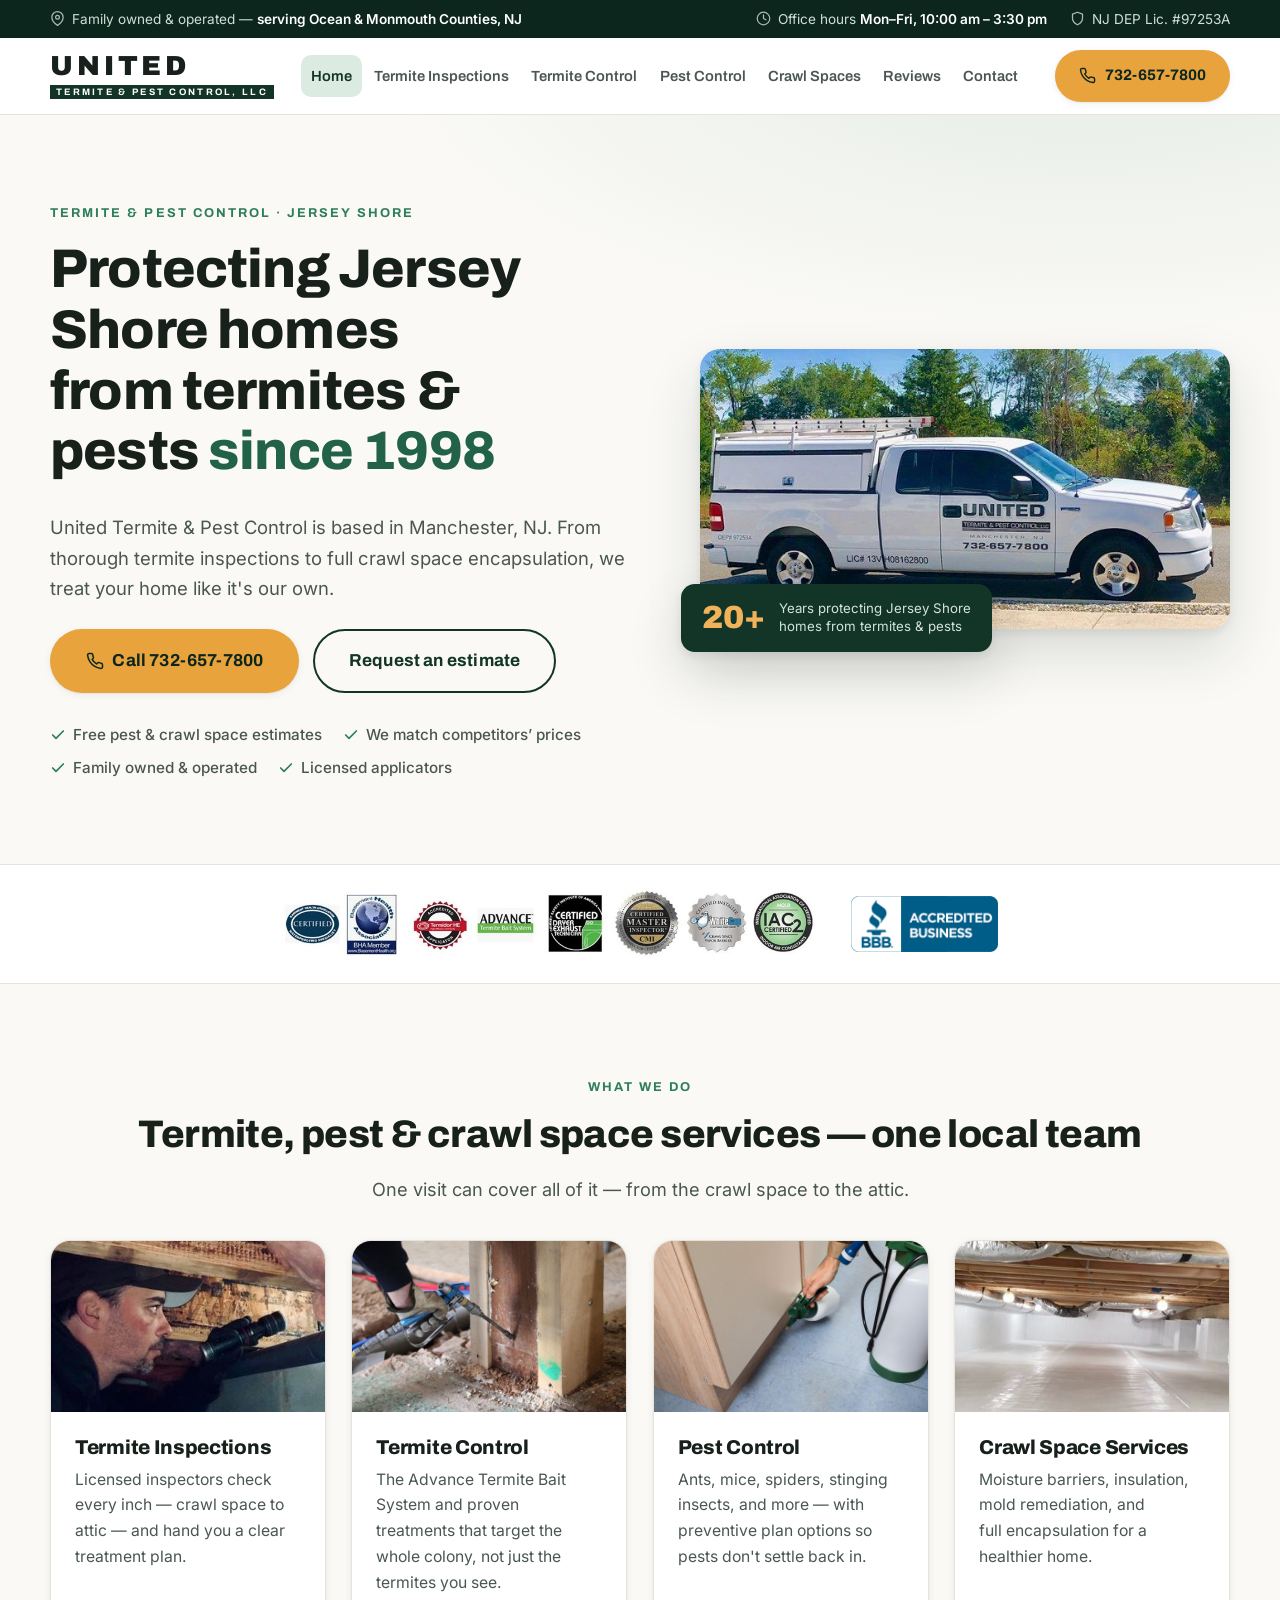
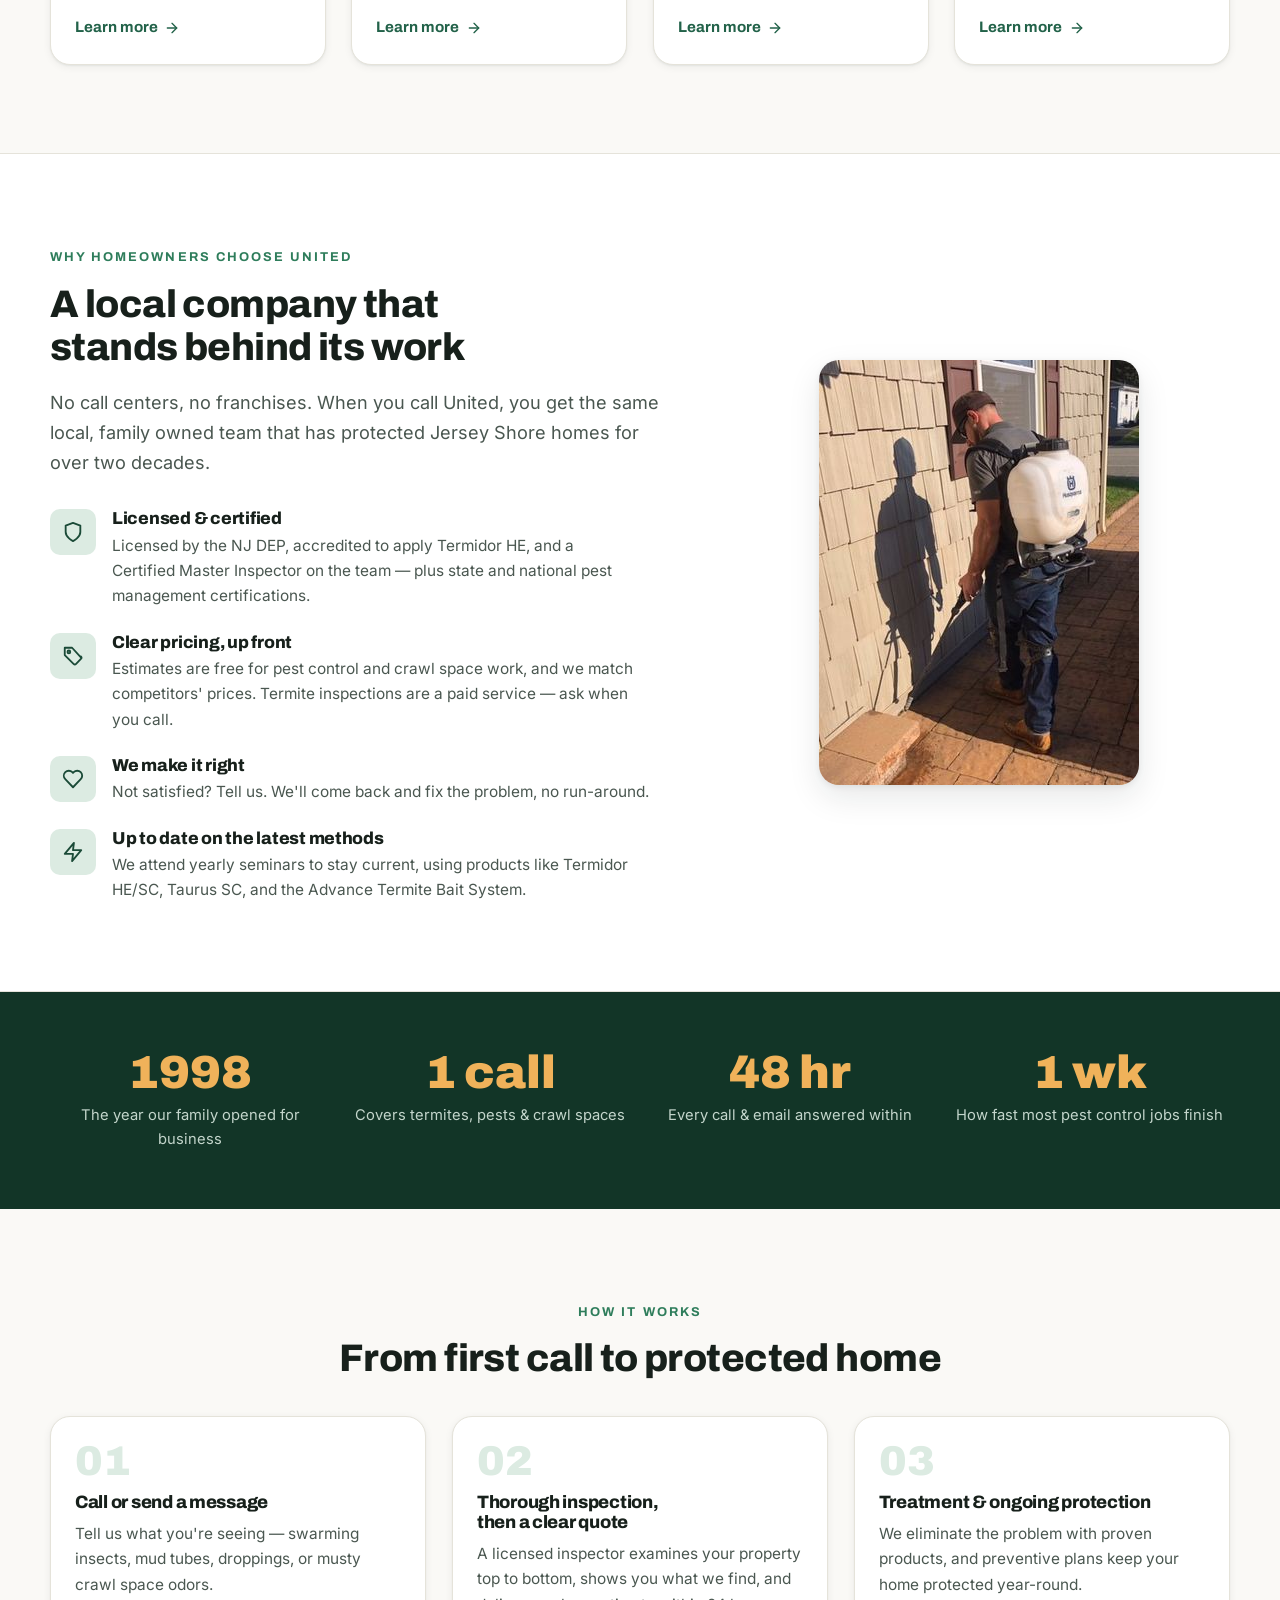
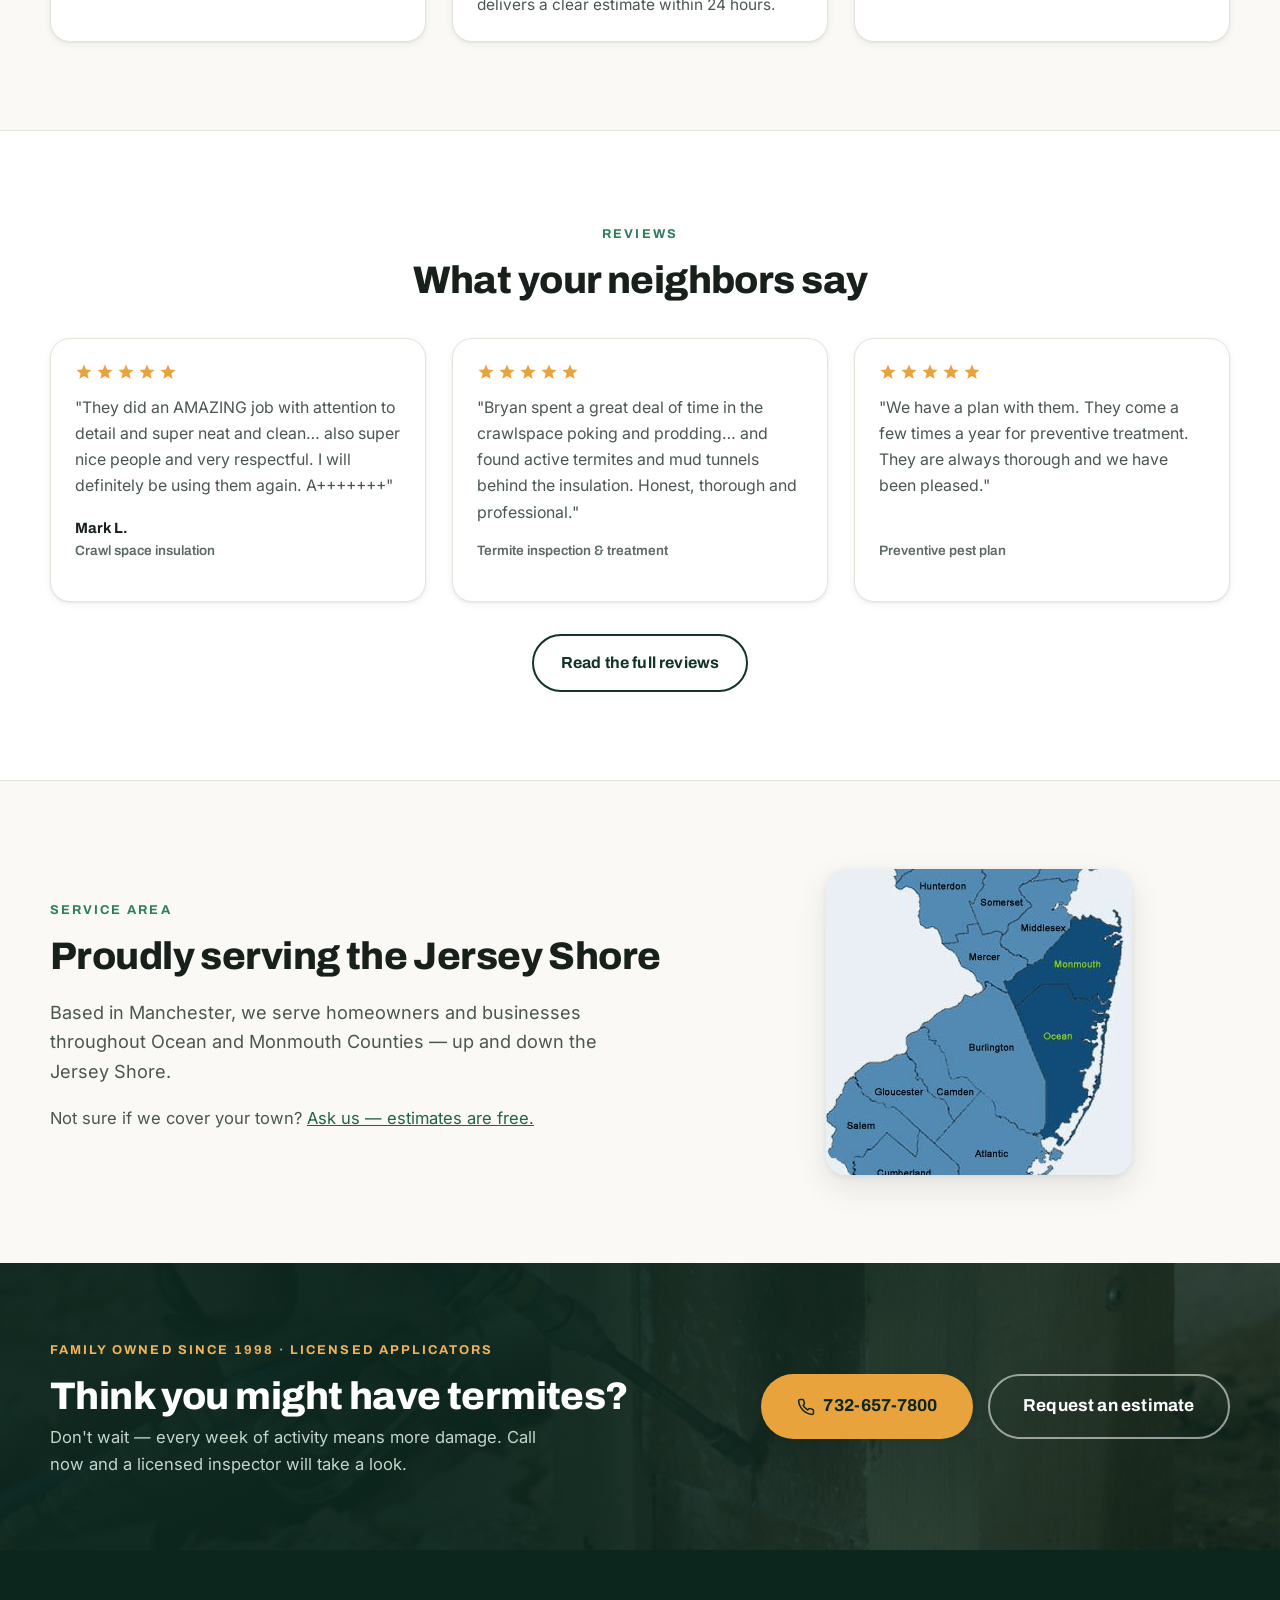
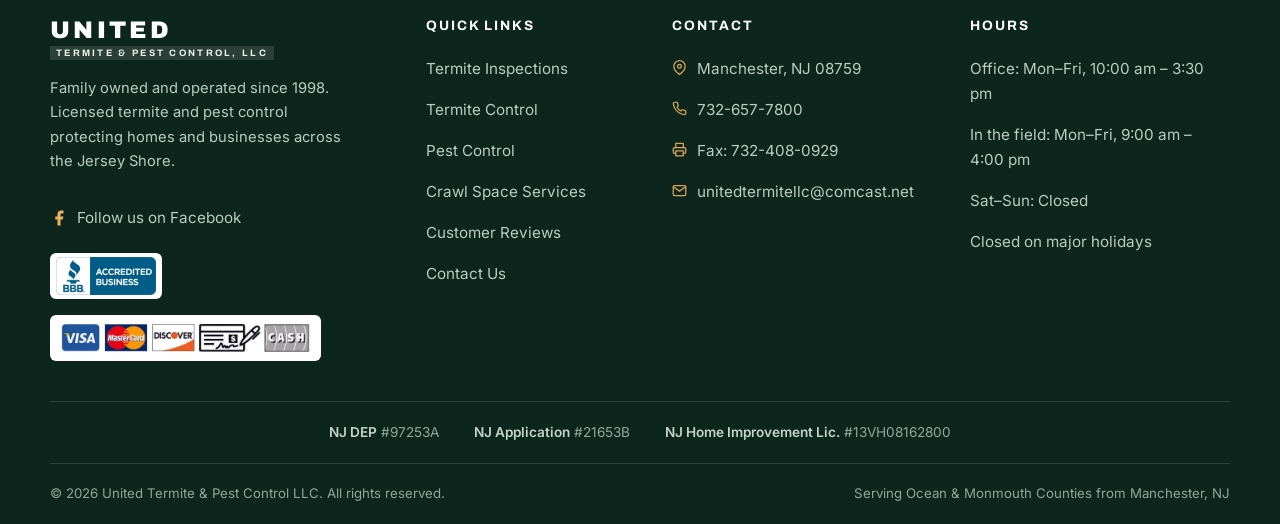
<file: index.html>
<!DOCTYPE html>
<html lang="en">
<head>
  <meta charset="utf-8">
  <meta name="viewport" content="width=device-width, initial-scale=1">
  <meta name="theme-color" content="#0c261d">
  <meta name="twitter:card" content="summary_large_image">
  <title>United Termite &amp; Pest Control LLC | Manchester, NJ</title>
  <meta name="description" content="Family owned termite &amp; pest control on the Jersey Shore since 1998. Free estimates on pest control &amp; crawl space work. Call 732-657-7800.">
  <link rel="canonical" href="https://www.unitedtermitenj.net/">
  <meta property="og:type" content="website">
  <meta property="og:title" content="United Termite &amp; Pest Control LLC | Manchester, NJ">
  <meta property="og:description" content="Family owned termite &amp; pest control serving the Jersey Shore since 1998. Call 732-657-7800.">
  <meta property="og:image" content="https://www.unitedtermitenj.net/images/og-card.jpg">
  <meta property="og:url" content="https://www.unitedtermitenj.net/">
  <link rel="icon" type="image/svg+xml" href="favicon.svg">
  <link rel="apple-touch-icon" href="apple-touch-icon.png">
  <link rel="manifest" href="site.webmanifest">
  <link rel="preload" as="font" type="font/woff2" href="fonts/inter-latin.woff2" crossorigin>
  <link rel="preload" as="font" type="font/woff2" href="fonts/archivo-latin.woff2" crossorigin>
  <link rel="stylesheet" href="css/styles.css">
  <script type="application/ld+json">
  {
    "@context": "https://schema.org",
    "@type": ["LocalBusiness", "HomeAndConstructionBusiness"],
    "@id": "https://www.unitedtermitenj.net/#business",
    "name": "United Termite & Pest Control LLC",
    "description": "Family owned termite and pest control company serving Ocean & Monmouth Counties, NJ since 1998. Termite inspections, termite control, pest control, and crawl space services.",
    "url": "https://www.unitedtermitenj.net/",
    "telephone": "+1-732-657-7800",
    "faxNumber": "+1-732-408-0929",
    "email": "unitedtermitellc@comcast.net",
    "foundingDate": "1998",
    "image": "https://www.unitedtermitenj.net/images/truck.jpg",
    "address": {
      "@type": "PostalAddress",
      "addressLocality": "Manchester",
      "addressRegion": "NJ",
      "postalCode": "08759",
      "addressCountry": "US"
    },
    "areaServed": [
      { "@type": "AdministrativeArea", "name": "Ocean County, NJ" },
      { "@type": "AdministrativeArea", "name": "Monmouth County, NJ" }
    ],
    "openingHoursSpecification": [{
      "@type": "OpeningHoursSpecification",
      "dayOfWeek": ["Monday", "Tuesday", "Wednesday", "Thursday", "Friday"],
      "opens": "10:00",
      "closes": "15:30"
    }],
    "sameAs": ["https://www.facebook.com/united-termite-pest-control-llc-146600598717512"]
  }
  </script>
</head>
<body>
  <a class="skip-link" href="#main">Skip to content</a>

  <div class="topbar">
    <div class="container">
      <span class="topbar-item">
        <svg width="15" height="15" viewBox="0 0 24 24" fill="none" stroke="currentColor" stroke-width="2" stroke-linecap="round" stroke-linejoin="round" aria-hidden="true"><path d="M21 10c0 7-9 13-9 13s-9-6-9-13a9 9 0 0 1 18 0z"/><circle cx="12" cy="10" r="3"/></svg>
        <span><span class="topbar-lede">Family owned &amp; operated — </span><strong>serving Ocean &amp; Monmouth Counties, NJ</strong></span>
      </span>
      <div class="topbar-right">
        <span class="topbar-item topbar-hours">
          <svg width="15" height="15" viewBox="0 0 24 24" fill="none" stroke="currentColor" stroke-width="2" stroke-linecap="round" stroke-linejoin="round" aria-hidden="true"><circle cx="12" cy="12" r="10"/><polyline points="12 6 12 12 16 14"/></svg>
          <span>Office hours <strong>Mon–Fri, 10:00 am – 3:30 pm</strong></span>
        </span>
        <span class="topbar-item">
          <svg width="15" height="15" viewBox="0 0 24 24" fill="none" stroke="currentColor" stroke-width="2" stroke-linecap="round" stroke-linejoin="round" aria-hidden="true"><path d="M12 22s8-4 8-10V5l-8-3-8 3v7c0 6 8 10 8 10z"/></svg>
          <span>NJ DEP Lic. #97253A</span>
        </span>
      </div>
    </div>
  </div>

  <header class="site-header">
    <div class="container">
      <a class="brand" href="index.html" aria-label="United Termite and Pest Control LLC — home">
        <span class="brand-name">UNITED</span>
        <span class="brand-sub">TERMITE &amp; PEST CONTROL, LLC</span>
      </a>
      <button class="nav-toggle" aria-expanded="false" aria-controls="site-nav">
        <span class="bars"></span>
        <span class="visually-hidden">Menu</span>
      </button>
      <nav class="site-nav" id="site-nav" aria-label="Main navigation">
        <a href="index.html" aria-current="page">Home</a>
        <a href="termite-inspections.html">Termite Inspections</a>
        <a href="termite-control.html">Termite Control</a>
        <a href="pest-control.html">Pest Control</a>
        <a href="crawl-space-services.html">Crawl Spaces</a>
        <a href="reviews.html">Reviews</a>
        <a href="contact.html">Contact</a>
        <a class="nav-call" href="tel:+17326577800">Call 732-657-7800</a>
      </nav>
      <div class="header-cta">
        <a class="btn btn--primary" href="tel:+17326577800">
          <svg width="17" height="17" viewBox="0 0 24 24" fill="none" stroke="currentColor" stroke-width="2" stroke-linecap="round" stroke-linejoin="round" aria-hidden="true"><path d="M22 16.92v3a2 2 0 0 1-2.18 2 19.79 19.79 0 0 1-8.63-3.07 19.5 19.5 0 0 1-6-6 19.79 19.79 0 0 1-3.07-8.67A2 2 0 0 1 4.11 2h3a2 2 0 0 1 2 1.72 12.84 12.84 0 0 0 .7 2.81 2 2 0 0 1-.45 2.11L8.09 9.91a16 16 0 0 0 6 6l1.27-1.27a2 2 0 0 1 2.11-.45 12.84 12.84 0 0 0 2.81.7A2 2 0 0 1 22 16.92z"/></svg>
          732-657-7800
        </a>
      </div>
    </div>
  </header>

  <main id="main">

    <!-- Hero -->
    <section class="hero">
      <div class="container">
        <div class="hero-content">
          <span class="kicker">Termite &amp; Pest Control · Jersey Shore</span>
          <h1>Protecting Jersey Shore homes from termites &amp; pests <span class="accent">since 1998</span></h1>
          <p class="hero-sub">United Termite &amp; Pest Control is based in Manchester, NJ. From thorough termite inspections to full crawl space encapsulation, we treat your home like it's our own.</p>
          <div class="hero-ctas">
            <a class="btn btn--primary btn--lg" href="tel:+17326577800">
              <svg width="18" height="18" viewBox="0 0 24 24" fill="none" stroke="currentColor" stroke-width="2" stroke-linecap="round" stroke-linejoin="round" aria-hidden="true"><path d="M22 16.92v3a2 2 0 0 1-2.18 2 19.79 19.79 0 0 1-8.63-3.07 19.5 19.5 0 0 1-6-6 19.79 19.79 0 0 1-3.07-8.67A2 2 0 0 1 4.11 2h3a2 2 0 0 1 2 1.72 12.84 12.84 0 0 0 .7 2.81 2 2 0 0 1-.45 2.11L8.09 9.91a16 16 0 0 0 6 6l1.27-1.27a2 2 0 0 1 2.11-.45 12.84 12.84 0 0 0 2.81.7A2 2 0 0 1 22 16.92z"/></svg>
              Call 732-657-7800
            </a>
            <a class="btn btn--outline btn--lg" href="contact.html">Request an estimate</a>
          </div>
          <ul class="hero-points">
            <li><svg width="16" height="16" viewBox="0 0 24 24" fill="none" stroke="currentColor" stroke-width="2.5" stroke-linecap="round" stroke-linejoin="round" aria-hidden="true"><polyline points="20 6 9 17 4 12"/></svg>Free pest &amp; crawl space estimates</li>
            <li><svg width="16" height="16" viewBox="0 0 24 24" fill="none" stroke="currentColor" stroke-width="2.5" stroke-linecap="round" stroke-linejoin="round" aria-hidden="true"><polyline points="20 6 9 17 4 12"/></svg>We match competitors’ prices</li>
            <li><svg width="16" height="16" viewBox="0 0 24 24" fill="none" stroke="currentColor" stroke-width="2.5" stroke-linecap="round" stroke-linejoin="round" aria-hidden="true"><polyline points="20 6 9 17 4 12"/></svg>Family owned &amp; operated</li>
            <li><svg width="16" height="16" viewBox="0 0 24 24" fill="none" stroke="currentColor" stroke-width="2.5" stroke-linecap="round" stroke-linejoin="round" aria-hidden="true"><polyline points="20 6 9 17 4 12"/></svg>Licensed applicators</li>
          </ul>
        </div>
        <div class="hero-media">
          <img class="hero-photo" src="images/truck.jpg" alt="United Termite &amp; Pest Control service truck in Manchester, NJ" width="640" height="338" fetchpriority="high" decoding="async">
          <div class="hero-badge">
            <span class="num">20+</span>
            <span class="lbl">Years protecting Jersey Shore<br>homes from termites &amp; pests</span>
          </div>
        </div>
      </div>
    </section>

    <!-- Credentials strip -->
    <div class="trustbar">
      <div class="container">
        <img src="images/badges.jpg" alt="Certifications: Basement Health Association, Termidor HE Accredited Applicator, Advance Termite Bait System, Certified Dryer Exhaust Technician, Certified Master Inspector, WhiteCap Crawl Space Vapor Barrier Certified Installer, IAC2 Certified" width="900" height="124" decoding="async">
        <img src="images/bbb.png" alt="BBB Accredited Business" style="max-height:56px" loading="lazy" width="300" height="114" decoding="async">
      </div>
    </div>

    <!-- Services -->
    <section class="section" id="services">
      <div class="container">
        <div class="center reveal">
          <span class="kicker">What we do</span>
          <h2>Termite, pest &amp; crawl space services — one local team</h2>
          <p class="lede">One visit can cover all of it — from the crawl space to the attic.</p>
        </div>
        <div class="grid grid--4 grid-below-intro">
          <a class="card reveal" href="termite-inspections.html">
            <div class="card-media"><img src="images/tech-crawlspace.jpg" alt="Technician inspecting a crawl space with a flashlight" loading="lazy" width="320" height="423" decoding="async"></div>
            <div class="card-body">
              <h3>Termite Inspections</h3>
              <p>Licensed inspectors check every inch — crawl space to attic — and hand you a clear treatment plan.</p>
              <span class="card-link">Learn more <svg width="16" height="16" viewBox="0 0 24 24" fill="none" stroke="currentColor" stroke-width="2" stroke-linecap="round" stroke-linejoin="round" aria-hidden="true"><line x1="5" y1="12" x2="19" y2="12"/><polyline points="12 5 19 12 12 19"/></svg></span>
            </div>
          </a>
          <a class="card reveal" href="termite-control.html">
            <div class="card-media"><img src="images/treatment-injection.jpg" alt="Termite treatment being injected into a wooden support post" loading="lazy" width="1200" height="804" decoding="async"></div>
            <div class="card-body">
              <h3>Termite Control</h3>
              <p>The Advance Termite Bait System and proven treatments that target the whole colony, not just the termites you see.</p>
              <span class="card-link">Learn more <svg width="16" height="16" viewBox="0 0 24 24" fill="none" stroke="currentColor" stroke-width="2" stroke-linecap="round" stroke-linejoin="round" aria-hidden="true"><line x1="5" y1="12" x2="19" y2="12"/><polyline points="12 5 19 12 12 19"/></svg></span>
            </div>
          </a>
          <a class="card reveal" href="pest-control.html">
            <div class="card-media"><img src="images/treatment-baseboard.jpg" alt="Pest control treatment being applied along a kitchen baseboard" loading="lazy" width="1200" height="804" decoding="async"></div>
            <div class="card-body">
              <h3>Pest Control</h3>
              <p>Ants, mice, spiders, stinging insects, and more — with preventive plan options so pests don't settle back in.</p>
              <span class="card-link">Learn more <svg width="16" height="16" viewBox="0 0 24 24" fill="none" stroke="currentColor" stroke-width="2" stroke-linecap="round" stroke-linejoin="round" aria-hidden="true"><line x1="5" y1="12" x2="19" y2="12"/><polyline points="12 5 19 12 12 19"/></svg></span>
            </div>
          </a>
          <a class="card reveal" href="crawl-space-services.html">
            <div class="card-media"><img src="images/crawlspace-encapsulated.jpg" alt="Fully encapsulated crawl space with white vapor barrier" loading="lazy" width="370" height="247" decoding="async"></div>
            <div class="card-body">
              <h3>Crawl Space Services</h3>
              <p>Moisture barriers, insulation, mold remediation, and full encapsulation for a healthier home.</p>
              <span class="card-link">Learn more <svg width="16" height="16" viewBox="0 0 24 24" fill="none" stroke="currentColor" stroke-width="2" stroke-linecap="round" stroke-linejoin="round" aria-hidden="true"><line x1="5" y1="12" x2="19" y2="12"/><polyline points="12 5 19 12 12 19"/></svg></span>
            </div>
          </a>
        </div>
      </div>
    </section>

    <!-- Why choose us -->
    <section class="section section--alt">
      <div class="container split">
        <div class="reveal">
          <span class="kicker">Why homeowners choose United</span>
          <h2>A local company that stands behind its work</h2>
          <p class="lede" style="margin-bottom:2rem">No call centers, no franchises. When you call United, you get the same local, family owned team that has protected Jersey Shore homes for over two decades.</p>
          <div class="grid" style="gap:1.5rem">
            <div class="feature">
              <span class="feature-icon"><svg width="22" height="22" viewBox="0 0 24 24" fill="none" stroke="currentColor" stroke-width="2" stroke-linecap="round" stroke-linejoin="round" aria-hidden="true"><path d="M12 22s8-4 8-10V5l-8-3-8 3v7c0 6 8 10 8 10z"/></svg></span>
              <div>
                <h3>Licensed &amp; certified</h3>
                <p>Licensed by the NJ DEP, accredited to apply Termidor HE, and a Certified Master Inspector on the team — plus state and national pest management certifications.</p>
              </div>
            </div>
            <div class="feature">
              <span class="feature-icon"><svg width="22" height="22" viewBox="0 0 24 24" fill="none" stroke="currentColor" stroke-width="2" stroke-linecap="round" stroke-linejoin="round" aria-hidden="true"><path d="M20.59 13.41 11 3H3v8l9.59 9.59a2 2 0 0 0 2.82 0l5.18-5.36a2 2 0 0 0 0-2.82z"/><circle cx="7.5" cy="7.5" r="1.5"/></svg></span>
              <div>
                <h3>Clear pricing, up front</h3>
                <p>Estimates are free for pest control and crawl space work, and we match competitors' prices. Termite inspections are a paid service — ask when you call.</p>
              </div>
            </div>
            <div class="feature">
              <span class="feature-icon"><svg width="22" height="22" viewBox="0 0 24 24" fill="none" stroke="currentColor" stroke-width="2" stroke-linecap="round" stroke-linejoin="round" aria-hidden="true"><path d="M20.42 4.58a5.4 5.4 0 0 0-7.65 0l-.77.78-.77-.78a5.4 5.4 0 0 0-7.65 7.65l.77.78L12 21l7.65-7.99.77-.78a5.4 5.4 0 0 0 0-7.65z"/></svg></span>
              <div>
                <h3>We make it right</h3>
                <p>Not satisfied? Tell us. We'll come back and fix the problem, no run-around.</p>
              </div>
            </div>
            <div class="feature">
              <span class="feature-icon"><svg width="22" height="22" viewBox="0 0 24 24" fill="none" stroke="currentColor" stroke-width="2" stroke-linecap="round" stroke-linejoin="round" aria-hidden="true"><path d="M13 2 3 14h9l-1 8 10-12h-9l1-8z"/></svg></span>
              <div>
                <h3>Up to date on the latest methods</h3>
                <p>We attend yearly seminars to stay current, using products like Termidor HE/SC, Taurus SC, and the Advance Termite Bait System.</p>
              </div>
            </div>
          </div>
        </div>
        <div class="split-media reveal">
          <img class="photo--native" src="images/tech-foundation.jpg" alt="United technician treating the foundation of a Jersey Shore home" loading="lazy" width="320" height="425" decoding="async">
        </div>
      </div>
    </section>

    <!-- Stats -->
    <section class="section--green section--tight">
      <div class="container">
        <h2 class="visually-hidden">United by the numbers</h2>
        <div class="stats">
          <div class="stat reveal"><div class="num">1998</div><div class="lbl">The year our family opened for business</div></div>
          <div class="stat reveal"><div class="num">1 call</div><div class="lbl">Covers termites, pests &amp; crawl spaces</div></div>
          <div class="stat reveal"><div class="num">48 hr</div><div class="lbl">Every call &amp; email answered within</div></div>
          <div class="stat reveal"><div class="num">1 wk</div><div class="lbl">How fast most pest control jobs finish</div></div>
        </div>
      </div>
    </section>

    <!-- Process -->
    <section class="section">
      <div class="container">
        <div class="center reveal">
          <span class="kicker">How it works</span>
          <h2>From first call to protected home</h2>
        </div>
        <div class="grid grid--3 steps grid-below-intro">
          <div class="card step reveal">
            <h3>Call or send a message</h3>
            <p>Tell us what you're seeing — swarming insects, mud tubes, droppings, or musty crawl space odors.</p>
          </div>
          <div class="card step reveal">
            <h3>Thorough inspection, then a clear quote</h3>
            <p>A licensed inspector examines your property top to bottom, shows you what we find, and delivers a clear estimate within 24 hours.</p>
          </div>
          <div class="card step reveal">
            <h3>Treatment &amp; ongoing protection</h3>
            <p>We eliminate the problem with proven products, and preventive plans keep your home protected year-round.</p>
          </div>
        </div>
      </div>
    </section>

    <!-- Reviews preview -->
    <section class="section section--alt">
      <div class="container">
        <div class="center reveal">
          <span class="kicker">Reviews</span>
          <h2>What your neighbors say</h2>
        </div>
        <div class="grid grid--3 grid-below-intro">
          <div class="review-card reveal">
            <span class="stars" role="img" aria-label="5 out of 5 stars">
              <svg viewBox="0 0 24 24" fill="currentColor" aria-hidden="true"><path d="M12 17.27 18.18 21l-1.64-7.03L22 9.24l-7.19-.61L12 2 9.19 8.63 2 9.24l5.46 4.73L5.82 21z"/></svg><svg viewBox="0 0 24 24" fill="currentColor" aria-hidden="true"><path d="M12 17.27 18.18 21l-1.64-7.03L22 9.24l-7.19-.61L12 2 9.19 8.63 2 9.24l5.46 4.73L5.82 21z"/></svg><svg viewBox="0 0 24 24" fill="currentColor" aria-hidden="true"><path d="M12 17.27 18.18 21l-1.64-7.03L22 9.24l-7.19-.61L12 2 9.19 8.63 2 9.24l5.46 4.73L5.82 21z"/></svg><svg viewBox="0 0 24 24" fill="currentColor" aria-hidden="true"><path d="M12 17.27 18.18 21l-1.64-7.03L22 9.24l-7.19-.61L12 2 9.19 8.63 2 9.24l5.46 4.73L5.82 21z"/></svg><svg viewBox="0 0 24 24" fill="currentColor" aria-hidden="true"><path d="M12 17.27 18.18 21l-1.64-7.03L22 9.24l-7.19-.61L12 2 9.19 8.63 2 9.24l5.46 4.73L5.82 21z"/></svg>
            </span>
            <blockquote>"They did an AMAZING job with attention to detail and super neat and clean… also super nice people and very respectful. I will definitely be using them again. A+++++++"</blockquote>
            <p class="attribution">Mark L. <span>Crawl space insulation</span></p>
          </div>
          <div class="review-card reveal">
            <span class="stars" role="img" aria-label="5 out of 5 stars">
              <svg viewBox="0 0 24 24" fill="currentColor" aria-hidden="true"><path d="M12 17.27 18.18 21l-1.64-7.03L22 9.24l-7.19-.61L12 2 9.19 8.63 2 9.24l5.46 4.73L5.82 21z"/></svg><svg viewBox="0 0 24 24" fill="currentColor" aria-hidden="true"><path d="M12 17.27 18.18 21l-1.64-7.03L22 9.24l-7.19-.61L12 2 9.19 8.63 2 9.24l5.46 4.73L5.82 21z"/></svg><svg viewBox="0 0 24 24" fill="currentColor" aria-hidden="true"><path d="M12 17.27 18.18 21l-1.64-7.03L22 9.24l-7.19-.61L12 2 9.19 8.63 2 9.24l5.46 4.73L5.82 21z"/></svg><svg viewBox="0 0 24 24" fill="currentColor" aria-hidden="true"><path d="M12 17.27 18.18 21l-1.64-7.03L22 9.24l-7.19-.61L12 2 9.19 8.63 2 9.24l5.46 4.73L5.82 21z"/></svg><svg viewBox="0 0 24 24" fill="currentColor" aria-hidden="true"><path d="M12 17.27 18.18 21l-1.64-7.03L22 9.24l-7.19-.61L12 2 9.19 8.63 2 9.24l5.46 4.73L5.82 21z"/></svg>
            </span>
            <blockquote>"Bryan spent a great deal of time in the crawlspace poking and prodding… and found active termites and mud tunnels behind the insulation. Honest, thorough and professional."</blockquote>
            <p class="attribution"><span>Termite inspection &amp; treatment</span></p>
          </div>
          <div class="review-card reveal">
            <span class="stars" role="img" aria-label="5 out of 5 stars">
              <svg viewBox="0 0 24 24" fill="currentColor" aria-hidden="true"><path d="M12 17.27 18.18 21l-1.64-7.03L22 9.24l-7.19-.61L12 2 9.19 8.63 2 9.24l5.46 4.73L5.82 21z"/></svg><svg viewBox="0 0 24 24" fill="currentColor" aria-hidden="true"><path d="M12 17.27 18.18 21l-1.64-7.03L22 9.24l-7.19-.61L12 2 9.19 8.63 2 9.24l5.46 4.73L5.82 21z"/></svg><svg viewBox="0 0 24 24" fill="currentColor" aria-hidden="true"><path d="M12 17.27 18.18 21l-1.64-7.03L22 9.24l-7.19-.61L12 2 9.19 8.63 2 9.24l5.46 4.73L5.82 21z"/></svg><svg viewBox="0 0 24 24" fill="currentColor" aria-hidden="true"><path d="M12 17.27 18.18 21l-1.64-7.03L22 9.24l-7.19-.61L12 2 9.19 8.63 2 9.24l5.46 4.73L5.82 21z"/></svg><svg viewBox="0 0 24 24" fill="currentColor" aria-hidden="true"><path d="M12 17.27 18.18 21l-1.64-7.03L22 9.24l-7.19-.61L12 2 9.19 8.63 2 9.24l5.46 4.73L5.82 21z"/></svg>
            </span>
            <blockquote>"We have a plan with them. They come a few times a year for preventive treatment. They are always thorough and we have been pleased."</blockquote>
            <p class="attribution"><span>Preventive pest plan</span></p>
          </div>
        </div>
        <div class="center" style="margin-top:2rem">
          <a class="btn btn--outline" href="reviews.html">Read the full reviews</a>
        </div>
      </div>
    </section>

    <!-- Service area -->
    <section class="section">
      <div class="container split">
        <div class="reveal">
          <span class="kicker">Service area</span>
          <h2>Proudly serving the Jersey Shore</h2>
          <p class="lede">Based in Manchester, we serve homeowners and businesses throughout Ocean and Monmouth Counties — up and down the Jersey Shore.</p>
          <p style="color:var(--ink-soft)">Not sure if we cover your town? <a href="contact.html">Ask us — estimates are free.</a></p>
        </div>
        <div class="split-media reveal">
          <img class="photo--native" src="images/map.png" alt="Map of the United Termite &amp; Pest Control service area on the Jersey Shore" loading="lazy" width="306" height="306" decoding="async">
        </div>
      </div>
    </section>

    <!-- CTA band -->
    <section class="cta-band cta-band--photo">
      <div class="container">
        <div class="reveal">
          <span class="kicker">Family owned since 1998 · Licensed applicators</span>
          <h2>Think you might have termites?</h2>
          <p>Don't wait — every week of activity means more damage. Call now and a licensed inspector will take a look.</p>
        </div>
        <div class="cta-actions reveal">
          <a class="btn btn--primary btn--lg" href="tel:+17326577800">
            <svg width="18" height="18" viewBox="0 0 24 24" fill="none" stroke="currentColor" stroke-width="2" stroke-linecap="round" stroke-linejoin="round" aria-hidden="true"><path d="M22 16.92v3a2 2 0 0 1-2.18 2 19.79 19.79 0 0 1-8.63-3.07 19.5 19.5 0 0 1-6-6 19.79 19.79 0 0 1-3.07-8.67A2 2 0 0 1 4.11 2h3a2 2 0 0 1 2 1.72 12.84 12.84 0 0 0 .7 2.81 2 2 0 0 1-.45 2.11L8.09 9.91a16 16 0 0 0 6 6l1.27-1.27a2 2 0 0 1 2.11-.45 12.84 12.84 0 0 0 2.81.7A2 2 0 0 1 22 16.92z"/></svg>
            732-657-7800
          </a>
          <a class="btn btn--light-outline btn--lg" href="contact.html">Request an estimate</a>
        </div>
      </div>
    </section>
  </main>

  <footer class="site-footer">
    <div class="container">
      <div class="footer-main">
        <div class="footer-brand">
          <a class="brand" href="index.html" aria-label="United Termite and Pest Control LLC — home">
            <span class="brand-name">UNITED</span>
            <span class="brand-sub">TERMITE &amp; PEST CONTROL, LLC</span>
          </a>
          <p>Family owned and operated since 1998. Licensed termite and pest control protecting homes and businesses across the Jersey Shore.</p>
          <a class="footer-social" href="https://www.facebook.com/united-termite-pest-control-llc-146600598717512" target="_blank" rel="noopener">
            <svg width="18" height="18" viewBox="0 0 24 24" fill="currentColor" aria-hidden="true"><path d="M18 2h-3a5 5 0 0 0-5 5v3H7v4h3v8h4v-8h3l1-4h-4V7a1 1 0 0 1 1-1h3z"/></svg>
            Follow us on Facebook
          </a>
          <div class="footer-badges">
            <img src="images/bbb.png" alt="BBB Accredited Business" loading="lazy" width="300" height="114" decoding="async">
            <img src="images/payment-options.jpg" alt="Accepted payment methods" loading="lazy" width="626" height="92" decoding="async">
          </div>
        </div>
        <nav class="footer-col" aria-label="Footer links">
          <h3 class="footer-heading">Quick Links</h3>
          <ul>
            <li><a href="termite-inspections.html">Termite Inspections</a></li>
            <li><a href="termite-control.html">Termite Control</a></li>
            <li><a href="pest-control.html">Pest Control</a></li>
            <li><a href="crawl-space-services.html">Crawl Space Services</a></li>
            <li><a href="reviews.html">Customer Reviews</a></li>
            <li><a href="contact.html">Contact Us</a></li>
          </ul>
        </nav>
        <div class="footer-col">
          <h3 class="footer-heading">Contact</h3>
          <ul>
            <li>
              <svg width="15" height="15" viewBox="0 0 24 24" fill="none" stroke="currentColor" stroke-width="2" stroke-linecap="round" stroke-linejoin="round" aria-hidden="true"><path d="M21 10c0 7-9 13-9 13s-9-6-9-13a9 9 0 0 1 18 0z"/><circle cx="12" cy="10" r="3"/></svg>
              <span>Manchester, NJ 08759</span>
            </li>
            <li>
              <svg width="15" height="15" viewBox="0 0 24 24" fill="none" stroke="currentColor" stroke-width="2" stroke-linecap="round" stroke-linejoin="round" aria-hidden="true"><path d="M22 16.92v3a2 2 0 0 1-2.18 2 19.79 19.79 0 0 1-8.63-3.07 19.5 19.5 0 0 1-6-6 19.79 19.79 0 0 1-3.07-8.67A2 2 0 0 1 4.11 2h3a2 2 0 0 1 2 1.72 12.84 12.84 0 0 0 .7 2.81 2 2 0 0 1-.45 2.11L8.09 9.91a16 16 0 0 0 6 6l1.27-1.27a2 2 0 0 1 2.11-.45 12.84 12.84 0 0 0 2.81.7A2 2 0 0 1 22 16.92z"/></svg>
              <a href="tel:+17326577800">732-657-7800</a>
            </li>
            <li>
              <svg width="15" height="15" viewBox="0 0 24 24" fill="none" stroke="currentColor" stroke-width="2" stroke-linecap="round" stroke-linejoin="round" aria-hidden="true"><polyline points="6 9 6 2 18 2 18 9"/><path d="M6 18H4a2 2 0 0 1-2-2v-5a2 2 0 0 1 2-2h16a2 2 0 0 1 2 2v5a2 2 0 0 1-2 2h-2"/><rect x="6" y="14" width="12" height="8"/></svg>
              <span>Fax: 732-408-0929</span>
            </li>
            <li>
              <svg width="15" height="15" viewBox="0 0 24 24" fill="none" stroke="currentColor" stroke-width="2" stroke-linecap="round" stroke-linejoin="round" aria-hidden="true"><path d="M4 4h16c1.1 0 2 .9 2 2v12c0 1.1-.9 2-2 2H4c-1.1 0-2-.9-2-2V6c0-1.1.9-2 2-2z"/><polyline points="22,6 12,13 2,6"/></svg>
              <a href="mailto:unitedtermitellc@comcast.net">unitedtermitellc@comcast.net</a>
            </li>
          </ul>
        </div>
        <div class="footer-col">
          <h3 class="footer-heading">Hours</h3>
          <ul>
            <li><span>Office: Mon–Fri, 10:00 am – 3:30 pm</span></li>
            <li><span>In the field: Mon–Fri, 9:00 am – 4:00 pm</span></li>
            <li><span>Sat–Sun: Closed</span></li>
            <li><span>Closed on major holidays</span></li>
          </ul>
        </div>
      </div>
      <div class="footer-licenses">
        <span><strong>NJ DEP</strong> #97253A</span>
        <span><strong>NJ Application</strong> #21653B</span>
        <span><strong>NJ Home Improvement Lic.</strong> #13VH08162800</span>
      </div>
      <div class="footer-bottom">
        <span>© <span data-year>2026</span> United Termite &amp; Pest Control LLC. All rights reserved.</span>
        <span>Serving Ocean &amp; Monmouth Counties from Manchester, NJ</span>
      </div>
    </div>
  </footer>

  <a class="call-fab" href="tel:+17326577800">
    <svg width="18" height="18" viewBox="0 0 24 24" fill="none" stroke="currentColor" stroke-width="2" stroke-linecap="round" stroke-linejoin="round" aria-hidden="true"><path d="M22 16.92v3a2 2 0 0 1-2.18 2 19.79 19.79 0 0 1-8.63-3.07 19.5 19.5 0 0 1-6-6 19.79 19.79 0 0 1-3.07-8.67A2 2 0 0 1 4.11 2h3a2 2 0 0 1 2 1.72 12.84 12.84 0 0 0 .7 2.81 2 2 0 0 1-.45 2.11L8.09 9.91a16 16 0 0 0 6 6l1.27-1.27a2 2 0 0 1 2.11-.45 12.84 12.84 0 0 0 2.81.7A2 2 0 0 1 22 16.92z"/></svg>
    Call Now
  </a>

  <script src="js/main.js" defer></script>
</body>
</html>
</file>
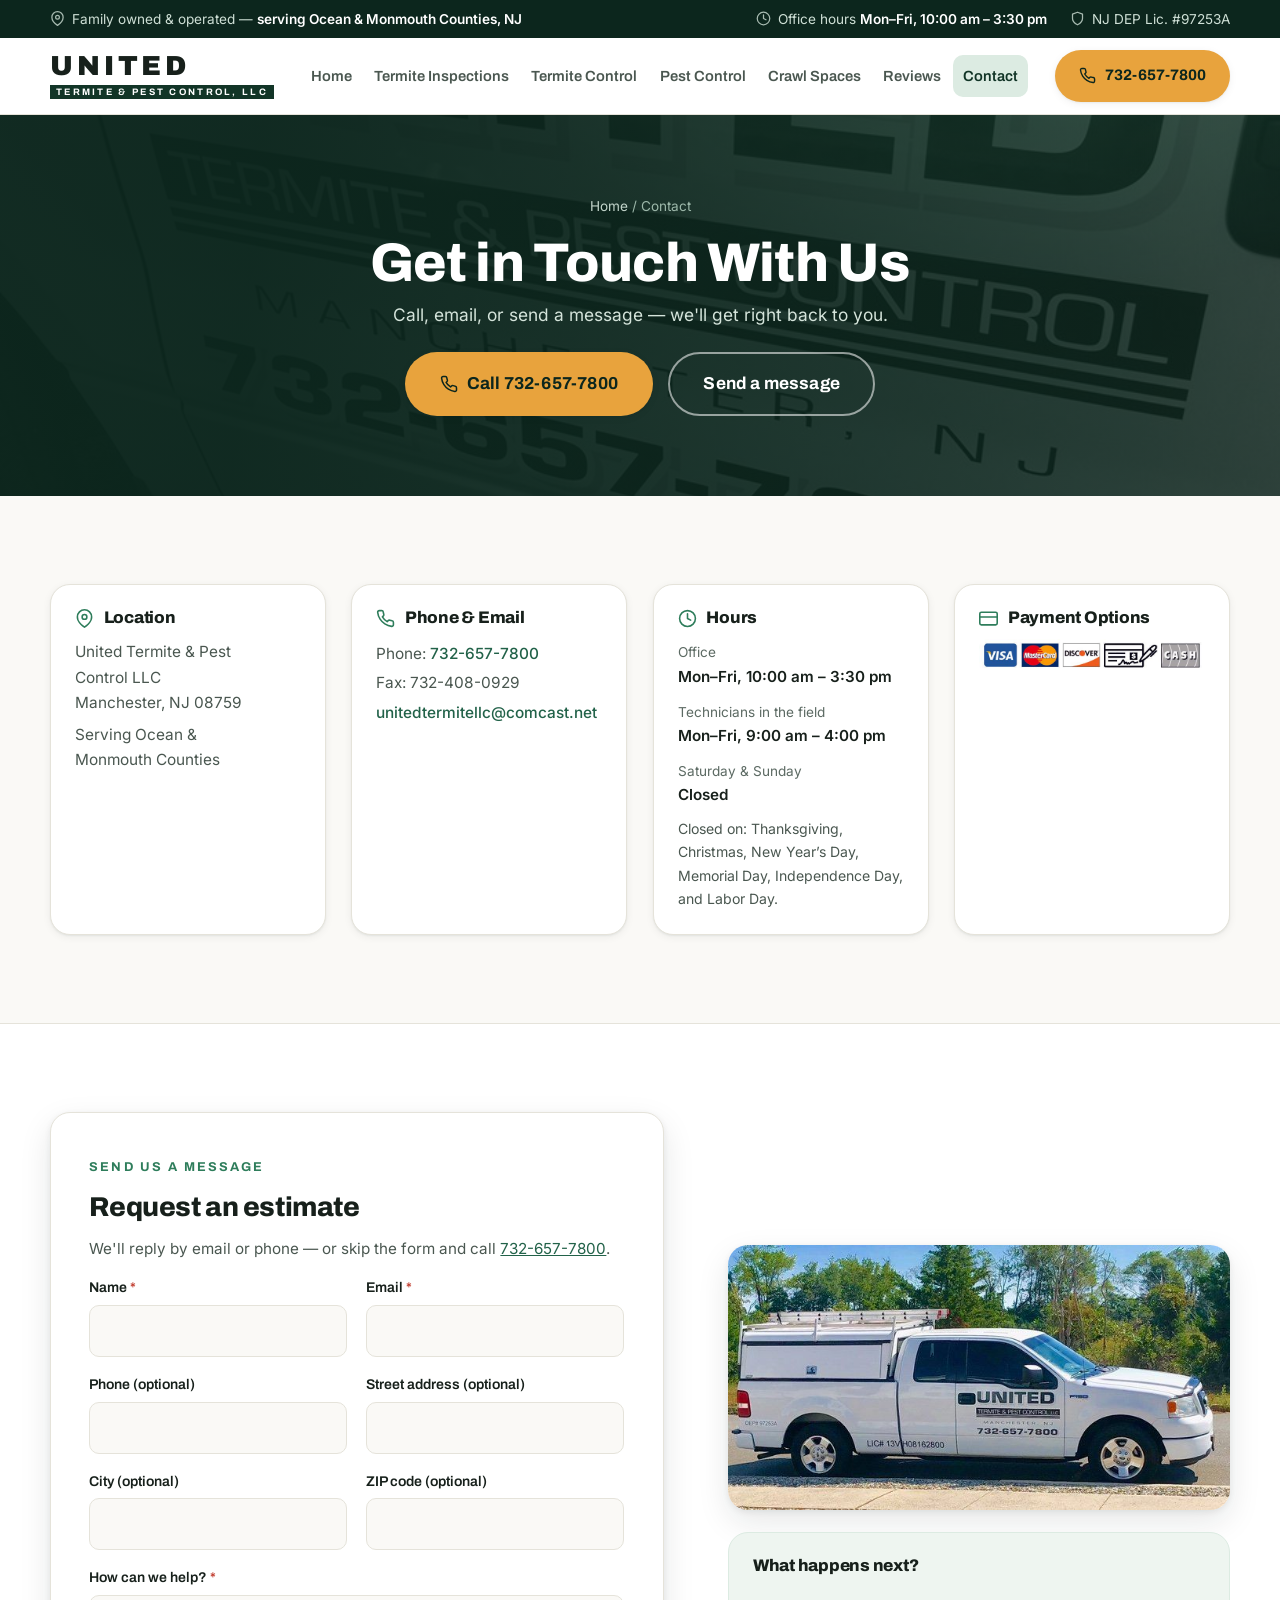
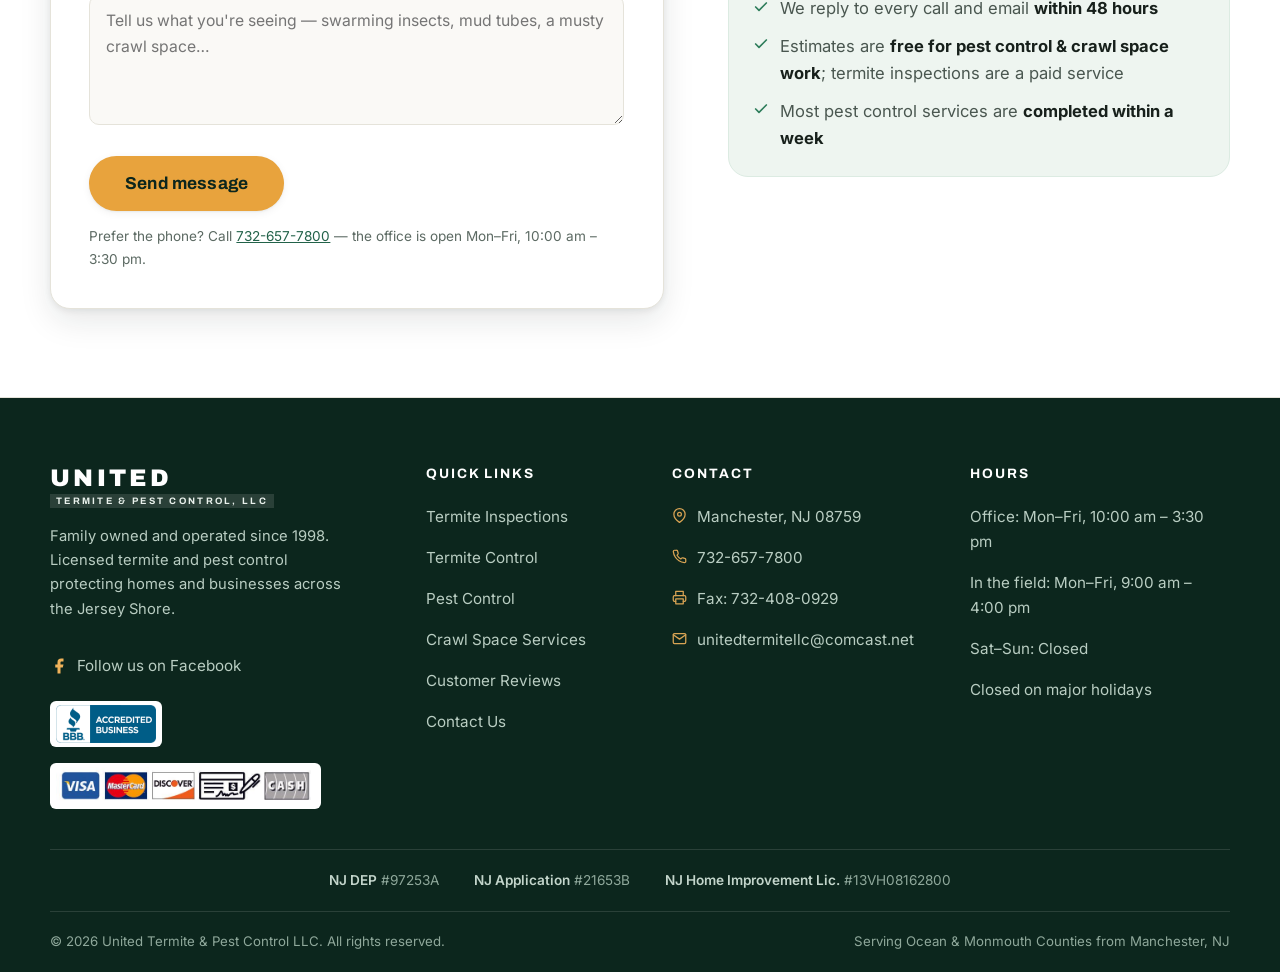
<file: contact.html>
<!DOCTYPE html>
<html lang="en">
<head>
  <meta charset="utf-8">
  <meta name="viewport" content="width=device-width, initial-scale=1">
  <meta name="theme-color" content="#0c261d">
  <meta name="twitter:card" content="summary_large_image">
  <title>Contact Us | Manchester, NJ | United Termite &amp; Pest Control LLC</title>
  <meta name="description" content="Contact United Termite &amp; Pest Control LLC in Manchester, NJ. Call 732-657-7800 or send a message. Serving Ocean &amp; Monmouth Counties.">
  <link rel="canonical" href="https://www.unitedtermitenj.net/contact.html">
  <meta property="og:type" content="website">
  <meta property="og:title" content="Contact | United Termite &amp; Pest Control LLC">
  <meta property="og:description" content="Call 732-657-7800 or send us a message.">
  <meta property="og:image" content="https://www.unitedtermitenj.net/images/og-card.jpg">
  <meta property="og:url" content="https://www.unitedtermitenj.net/contact.html">
  <link rel="icon" type="image/svg+xml" href="favicon.svg">
  <link rel="apple-touch-icon" href="apple-touch-icon.png">
  <link rel="manifest" href="site.webmanifest">
  <link rel="preload" as="font" type="font/woff2" href="fonts/inter-latin.woff2" crossorigin>
  <link rel="preload" as="font" type="font/woff2" href="fonts/archivo-latin.woff2" crossorigin>
  <link rel="preload" as="image" href="images/contact-hero.jpg" fetchpriority="high">
  <link rel="stylesheet" href="css/styles.css">
  <script type="application/ld+json">
  {
    "@context": "https://schema.org",
    "@type": "ContactPage",
    "mainEntity": {
      "@type": "LocalBusiness",
      "@id": "https://www.unitedtermitenj.net/#business",
      "name": "United Termite & Pest Control LLC",
      "telephone": "+1-732-657-7800",
      "faxNumber": "+1-732-408-0929",
      "email": "unitedtermitellc@comcast.net",
      "address": { "@type": "PostalAddress", "addressLocality": "Manchester", "addressRegion": "NJ", "postalCode": "08759", "addressCountry": "US" },
      "openingHoursSpecification": [{
        "@type": "OpeningHoursSpecification",
        "dayOfWeek": ["Monday", "Tuesday", "Wednesday", "Thursday", "Friday"],
        "opens": "10:00",
        "closes": "15:30"
      }]
    }
  }
  </script>
  <script type="application/ld+json">
  {
    "@context": "https://schema.org",
    "@type": "BreadcrumbList",
    "itemListElement": [
      { "@type": "ListItem", "position": 1, "name": "Home", "item": "https://www.unitedtermitenj.net/" },
      { "@type": "ListItem", "position": 2, "name": "Contact", "item": "https://www.unitedtermitenj.net/contact.html" }
    ]
  }
  </script>
</head>
<body>
  <a class="skip-link" href="#main">Skip to content</a>

  <div class="topbar">
    <div class="container">
      <span class="topbar-item">
        <svg width="15" height="15" viewBox="0 0 24 24" fill="none" stroke="currentColor" stroke-width="2" stroke-linecap="round" stroke-linejoin="round" aria-hidden="true"><path d="M21 10c0 7-9 13-9 13s-9-6-9-13a9 9 0 0 1 18 0z"/><circle cx="12" cy="10" r="3"/></svg>
        <span><span class="topbar-lede">Family owned &amp; operated — </span><strong>serving Ocean &amp; Monmouth Counties, NJ</strong></span>
      </span>
      <div class="topbar-right">
        <span class="topbar-item topbar-hours">
          <svg width="15" height="15" viewBox="0 0 24 24" fill="none" stroke="currentColor" stroke-width="2" stroke-linecap="round" stroke-linejoin="round" aria-hidden="true"><circle cx="12" cy="12" r="10"/><polyline points="12 6 12 12 16 14"/></svg>
          <span>Office hours <strong>Mon–Fri, 10:00 am – 3:30 pm</strong></span>
        </span>
        <span class="topbar-item">
          <svg width="15" height="15" viewBox="0 0 24 24" fill="none" stroke="currentColor" stroke-width="2" stroke-linecap="round" stroke-linejoin="round" aria-hidden="true"><path d="M12 22s8-4 8-10V5l-8-3-8 3v7c0 6 8 10 8 10z"/></svg>
          <span>NJ DEP Lic. #97253A</span>
        </span>
      </div>
    </div>
  </div>

  <header class="site-header">
    <div class="container">
      <a class="brand" href="index.html" aria-label="United Termite and Pest Control LLC — home">
        <span class="brand-name">UNITED</span>
        <span class="brand-sub">TERMITE &amp; PEST CONTROL, LLC</span>
      </a>
      <button class="nav-toggle" aria-expanded="false" aria-controls="site-nav">
        <span class="bars"></span>
        <span class="visually-hidden">Menu</span>
      </button>
      <nav class="site-nav" id="site-nav" aria-label="Main navigation">
        <a href="index.html">Home</a>
        <a href="termite-inspections.html">Termite Inspections</a>
        <a href="termite-control.html">Termite Control</a>
        <a href="pest-control.html">Pest Control</a>
        <a href="crawl-space-services.html">Crawl Spaces</a>
        <a href="reviews.html">Reviews</a>
        <a href="contact.html" aria-current="page">Contact</a>
        <a class="nav-call" href="tel:+17326577800">Call 732-657-7800</a>
      </nav>
      <div class="header-cta">
        <a class="btn btn--primary" href="tel:+17326577800">
          <svg width="17" height="17" viewBox="0 0 24 24" fill="none" stroke="currentColor" stroke-width="2" stroke-linecap="round" stroke-linejoin="round" aria-hidden="true"><path d="M22 16.92v3a2 2 0 0 1-2.18 2 19.79 19.79 0 0 1-8.63-3.07 19.5 19.5 0 0 1-6-6 19.79 19.79 0 0 1-3.07-8.67A2 2 0 0 1 4.11 2h3a2 2 0 0 1 2 1.72 12.84 12.84 0 0 0 .7 2.81 2 2 0 0 1-.45 2.11L8.09 9.91a16 16 0 0 0 6 6l1.27-1.27a2 2 0 0 1 2.11-.45 12.84 12.84 0 0 0 2.81.7A2 2 0 0 1 22 16.92z"/></svg>
          732-657-7800
        </a>
      </div>
    </div>
  </header>

  <main id="main">

    <section class="page-hero page-hero--contact">
      <div class="container">
        <nav class="breadcrumbs" aria-label="Breadcrumb"><a href="index.html">Home</a> / Contact</nav>
        <h1>Get in Touch With Us</h1>
        <p class="page-hero-sub">Call, email, or send a message — we'll get right back to you.</p>
        <div class="hero-ctas">
          <a class="btn btn--primary btn--lg" href="tel:+17326577800">
            <svg width="18" height="18" viewBox="0 0 24 24" fill="none" stroke="currentColor" stroke-width="2" stroke-linecap="round" stroke-linejoin="round" aria-hidden="true"><path d="M22 16.92v3a2 2 0 0 1-2.18 2 19.79 19.79 0 0 1-8.63-3.07 19.5 19.5 0 0 1-6-6 19.79 19.79 0 0 1-3.07-8.67A2 2 0 0 1 4.11 2h3a2 2 0 0 1 2 1.72 12.84 12.84 0 0 0 .7 2.81 2 2 0 0 1-.45 2.11L8.09 9.91a16 16 0 0 0 6 6l1.27-1.27a2 2 0 0 1 2.11-.45 12.84 12.84 0 0 0 2.81.7A2 2 0 0 1 22 16.92z"/></svg>
            Call 732-657-7800
          </a>
          <a class="btn btn--light-outline btn--lg" href="#message">Send a message</a>
        </div>
      </div>
    </section>

    <section class="section">
      <div class="container">
        <h2 class="visually-hidden">Contact information</h2>
        <div class="grid grid--4">
          <div class="info-card reveal">
            <h3>
              <svg width="19" height="19" viewBox="0 0 24 24" fill="none" stroke="currentColor" stroke-width="2" stroke-linecap="round" stroke-linejoin="round" aria-hidden="true"><path d="M21 10c0 7-9 13-9 13s-9-6-9-13a9 9 0 0 1 18 0z"/><circle cx="12" cy="10" r="3"/></svg>
              Location
            </h3>
            <p>United Termite &amp; Pest Control LLC<br>Manchester, NJ 08759</p>
            <p style="margin:0">Serving Ocean &amp; Monmouth Counties</p>
          </div>
          <div class="info-card reveal">
            <h3>
              <svg width="19" height="19" viewBox="0 0 24 24" fill="none" stroke="currentColor" stroke-width="2" stroke-linecap="round" stroke-linejoin="round" aria-hidden="true"><path d="M22 16.92v3a2 2 0 0 1-2.18 2 19.79 19.79 0 0 1-8.63-3.07 19.5 19.5 0 0 1-6-6 19.79 19.79 0 0 1-3.07-8.67A2 2 0 0 1 4.11 2h3a2 2 0 0 1 2 1.72 12.84 12.84 0 0 0 .7 2.81 2 2 0 0 1-.45 2.11L8.09 9.91a16 16 0 0 0 6 6l1.27-1.27a2 2 0 0 1 2.11-.45 12.84 12.84 0 0 0 2.81.7A2 2 0 0 1 22 16.92z"/></svg>
              Phone &amp; Email
            </h3>
            <ul>
              <li>Phone: <a href="tel:+17326577800">732-657-7800</a></li>
              <li>Fax: 732-408-0929</li>
              <li><a href="mailto:unitedtermitellc@comcast.net">unitedtermitellc@comcast.net</a></li>
            </ul>
          </div>
          <div class="info-card reveal">
            <h3>
              <svg width="19" height="19" viewBox="0 0 24 24" fill="none" stroke="currentColor" stroke-width="2" stroke-linecap="round" stroke-linejoin="round" aria-hidden="true"><circle cx="12" cy="12" r="10"/><polyline points="12 6 12 12 16 14"/></svg>
              Hours
            </h3>
            <ul class="hours-list">
              <li><span>Office</span><strong>Mon–Fri, 10:00 am – 3:30 pm</strong></li>
              <li><span>Technicians in the field</span><strong>Mon–Fri, 9:00 am – 4:00 pm</strong></li>
              <li><span>Saturday &amp; Sunday</span><strong>Closed</strong></li>
            </ul>
            <p style="margin:0.5rem 0 0; font-size:0.88rem">Closed on: Thanksgiving, Christmas, New Year’s Day, Memorial Day, Independence Day, and Labor Day.</p>
          </div>
          <div class="info-card reveal">
            <h3>
              <svg width="19" height="19" viewBox="0 0 24 24" fill="none" stroke="currentColor" stroke-width="2" stroke-linecap="round" stroke-linejoin="round" aria-hidden="true"><rect x="1" y="4" width="22" height="16" rx="2"/><line x1="1" y1="10" x2="23" y2="10"/></svg>
              Payment Options
            </h3>
            <img src="images/payment-options.jpg" alt="Accepted payment methods including major credit cards" style="border-radius:8px" width="626" height="92" decoding="async">
            
          </div>
        </div>
      </div>
    </section>

    <section class="section section--alt" id="message">
      <div class="container split">
        <div class="form-panel reveal">
          <span class="kicker">Send us a message</span>
          <h2 style="font-size:1.7rem">Request an estimate</h2>
          <p style="color:var(--ink-soft); font-size:0.95rem">We'll reply by email or phone — or skip the form and call <a href="tel:+17326577800">732-657-7800</a>.</p>
          <form name="estimate" method="POST" data-netlify="true" netlify-honeypot="company-website" action="/thank-you.html">
            <input type="hidden" name="form-name" value="estimate">
            <p hidden aria-hidden="true"><label>Leave this field empty <input name="company-website" tabindex="-1" autocomplete="off"></label></p>
            <div class="form-grid">
              <div class="form-field">
                <label for="f-name">Name <span class="req" aria-hidden="true">*</span></label>
                <input id="f-name" name="name" type="text" autocomplete="name" required>
              </div>
              <div class="form-field">
                <label for="f-email">Email <span class="req" aria-hidden="true">*</span></label>
                <input id="f-email" name="email" type="email" autocomplete="email" required>
              </div>
              <div class="form-field">
                <label for="f-phone">Phone (optional)</label>
                <input id="f-phone" name="phone" type="tel" autocomplete="tel">
              </div>
              <div class="form-field">
                <label for="f-address">Street address (optional)</label>
                <input id="f-address" name="address" type="text" autocomplete="street-address">
              </div>
              <div class="form-field">
                <label for="f-city">City (optional)</label>
                <input id="f-city" name="city" type="text" autocomplete="address-level2">
              </div>
              <div class="form-field">
                <label for="f-zip">ZIP code (optional)</label>
                <input id="f-zip" name="zip" type="text" inputmode="numeric" autocomplete="postal-code">
              </div>
              <div class="form-field form-field--full">
                <label for="f-message">How can we help? <span class="req" aria-hidden="true">*</span></label>
                <textarea id="f-message" name="message" required maxlength="1000" placeholder="Tell us what you're seeing — swarming insects, mud tubes, a musty crawl space…"></textarea>
              </div>
            </div>
            <div style="margin-top:1.4rem">
              <button class="btn btn--primary btn--lg" type="submit">Send message</button>
            </div>
            <p class="form-status" role="status"></p>
            <p class="form-note">Prefer the phone? Call <a href="tel:+17326577800">732-657-7800</a> — the office is open Mon–Fri, 10:00 am – 3:30 pm.</p>
            
          </form>
        </div>
        <div class="reveal">
          <div class="split-media" style="margin-bottom:1.4rem">
            <img src="images/truck.jpg" alt="United Termite &amp; Pest Control service truck" loading="lazy" width="640" height="338" decoding="async">
          </div>
          <div class="callout">
            <h3 style="font-size:1.05rem">What happens next?</h3>
            <ul class="checklist" style="margin-bottom:0">
              <li><svg width="16" height="16" viewBox="0 0 24 24" fill="none" stroke="currentColor" stroke-width="2.5" stroke-linecap="round" stroke-linejoin="round" aria-hidden="true"><polyline points="20 6 9 17 4 12"/></svg><span>We reply to every call and email <strong>within 48 hours</strong></span></li>
              <li><svg width="16" height="16" viewBox="0 0 24 24" fill="none" stroke="currentColor" stroke-width="2.5" stroke-linecap="round" stroke-linejoin="round" aria-hidden="true"><polyline points="20 6 9 17 4 12"/></svg><span>Estimates are <strong>free for pest control &amp; crawl space work</strong>; termite inspections are a paid service</span></li>
              <li><svg width="16" height="16" viewBox="0 0 24 24" fill="none" stroke="currentColor" stroke-width="2.5" stroke-linecap="round" stroke-linejoin="round" aria-hidden="true"><polyline points="20 6 9 17 4 12"/></svg><span>Most pest control services are <strong>completed within a week</strong></span></li>
            </ul>
          </div>
        </div>
      </div>
    </section>
  </main>

  <footer class="site-footer">
    <div class="container">
      <div class="footer-main">
        <div class="footer-brand">
          <a class="brand" href="index.html" aria-label="United Termite and Pest Control LLC — home">
            <span class="brand-name">UNITED</span>
            <span class="brand-sub">TERMITE &amp; PEST CONTROL, LLC</span>
          </a>
          <p>Family owned and operated since 1998. Licensed termite and pest control protecting homes and businesses across the Jersey Shore.</p>
          <a class="footer-social" href="https://www.facebook.com/united-termite-pest-control-llc-146600598717512" target="_blank" rel="noopener">
            <svg width="18" height="18" viewBox="0 0 24 24" fill="currentColor" aria-hidden="true"><path d="M18 2h-3a5 5 0 0 0-5 5v3H7v4h3v8h4v-8h3l1-4h-4V7a1 1 0 0 1 1-1h3z"/></svg>
            Follow us on Facebook
          </a>
          <div class="footer-badges">
            <img src="images/bbb.png" alt="BBB Accredited Business" loading="lazy" width="300" height="114" decoding="async">
            <img src="images/payment-options.jpg" alt="Accepted payment methods" loading="lazy" width="626" height="92" decoding="async">
          </div>
        </div>
        <nav class="footer-col" aria-label="Footer links">
          <h3 class="footer-heading">Quick Links</h3>
          <ul>
            <li><a href="termite-inspections.html">Termite Inspections</a></li>
            <li><a href="termite-control.html">Termite Control</a></li>
            <li><a href="pest-control.html">Pest Control</a></li>
            <li><a href="crawl-space-services.html">Crawl Space Services</a></li>
            <li><a href="reviews.html">Customer Reviews</a></li>
            <li><a href="contact.html">Contact Us</a></li>
          </ul>
        </nav>
        <div class="footer-col">
          <h3 class="footer-heading">Contact</h3>
          <ul>
            <li>
              <svg width="15" height="15" viewBox="0 0 24 24" fill="none" stroke="currentColor" stroke-width="2" stroke-linecap="round" stroke-linejoin="round" aria-hidden="true"><path d="M21 10c0 7-9 13-9 13s-9-6-9-13a9 9 0 0 1 18 0z"/><circle cx="12" cy="10" r="3"/></svg>
              <span>Manchester, NJ 08759</span>
            </li>
            <li>
              <svg width="15" height="15" viewBox="0 0 24 24" fill="none" stroke="currentColor" stroke-width="2" stroke-linecap="round" stroke-linejoin="round" aria-hidden="true"><path d="M22 16.92v3a2 2 0 0 1-2.18 2 19.79 19.79 0 0 1-8.63-3.07 19.5 19.5 0 0 1-6-6 19.79 19.79 0 0 1-3.07-8.67A2 2 0 0 1 4.11 2h3a2 2 0 0 1 2 1.72 12.84 12.84 0 0 0 .7 2.81 2 2 0 0 1-.45 2.11L8.09 9.91a16 16 0 0 0 6 6l1.27-1.27a2 2 0 0 1 2.11-.45 12.84 12.84 0 0 0 2.81.7A2 2 0 0 1 22 16.92z"/></svg>
              <a href="tel:+17326577800">732-657-7800</a>
            </li>
            <li>
              <svg width="15" height="15" viewBox="0 0 24 24" fill="none" stroke="currentColor" stroke-width="2" stroke-linecap="round" stroke-linejoin="round" aria-hidden="true"><polyline points="6 9 6 2 18 2 18 9"/><path d="M6 18H4a2 2 0 0 1-2-2v-5a2 2 0 0 1 2-2h16a2 2 0 0 1 2 2v5a2 2 0 0 1-2 2h-2"/><rect x="6" y="14" width="12" height="8"/></svg>
              <span>Fax: 732-408-0929</span>
            </li>
            <li>
              <svg width="15" height="15" viewBox="0 0 24 24" fill="none" stroke="currentColor" stroke-width="2" stroke-linecap="round" stroke-linejoin="round" aria-hidden="true"><path d="M4 4h16c1.1 0 2 .9 2 2v12c0 1.1-.9 2-2 2H4c-1.1 0-2-.9-2-2V6c0-1.1.9-2 2-2z"/><polyline points="22,6 12,13 2,6"/></svg>
              <a href="mailto:unitedtermitellc@comcast.net">unitedtermitellc@comcast.net</a>
            </li>
          </ul>
        </div>
        <div class="footer-col">
          <h3 class="footer-heading">Hours</h3>
          <ul>
            <li><span>Office: Mon–Fri, 10:00 am – 3:30 pm</span></li>
            <li><span>In the field: Mon–Fri, 9:00 am – 4:00 pm</span></li>
            <li><span>Sat–Sun: Closed</span></li>
            <li><span>Closed on major holidays</span></li>
          </ul>
        </div>
      </div>
      <div class="footer-licenses">
        <span><strong>NJ DEP</strong> #97253A</span>
        <span><strong>NJ Application</strong> #21653B</span>
        <span><strong>NJ Home Improvement Lic.</strong> #13VH08162800</span>
      </div>
      <div class="footer-bottom">
        <span>© <span data-year>2026</span> United Termite &amp; Pest Control LLC. All rights reserved.</span>
        <span>Serving Ocean &amp; Monmouth Counties from Manchester, NJ</span>
      </div>
    </div>
  </footer>

  <a class="call-fab" href="tel:+17326577800">
    <svg width="18" height="18" viewBox="0 0 24 24" fill="none" stroke="currentColor" stroke-width="2" stroke-linecap="round" stroke-linejoin="round" aria-hidden="true"><path d="M22 16.92v3a2 2 0 0 1-2.18 2 19.79 19.79 0 0 1-8.63-3.07 19.5 19.5 0 0 1-6-6 19.79 19.79 0 0 1-3.07-8.67A2 2 0 0 1 4.11 2h3a2 2 0 0 1 2 1.72 12.84 12.84 0 0 0 .7 2.81 2 2 0 0 1-.45 2.11L8.09 9.91a16 16 0 0 0 6 6l1.27-1.27a2 2 0 0 1 2.11-.45 12.84 12.84 0 0 0 2.81.7A2 2 0 0 1 22 16.92z"/></svg>
    Call Now
  </a>

  <script src="js/main.js" defer></script>
</body>
</html>
</file>
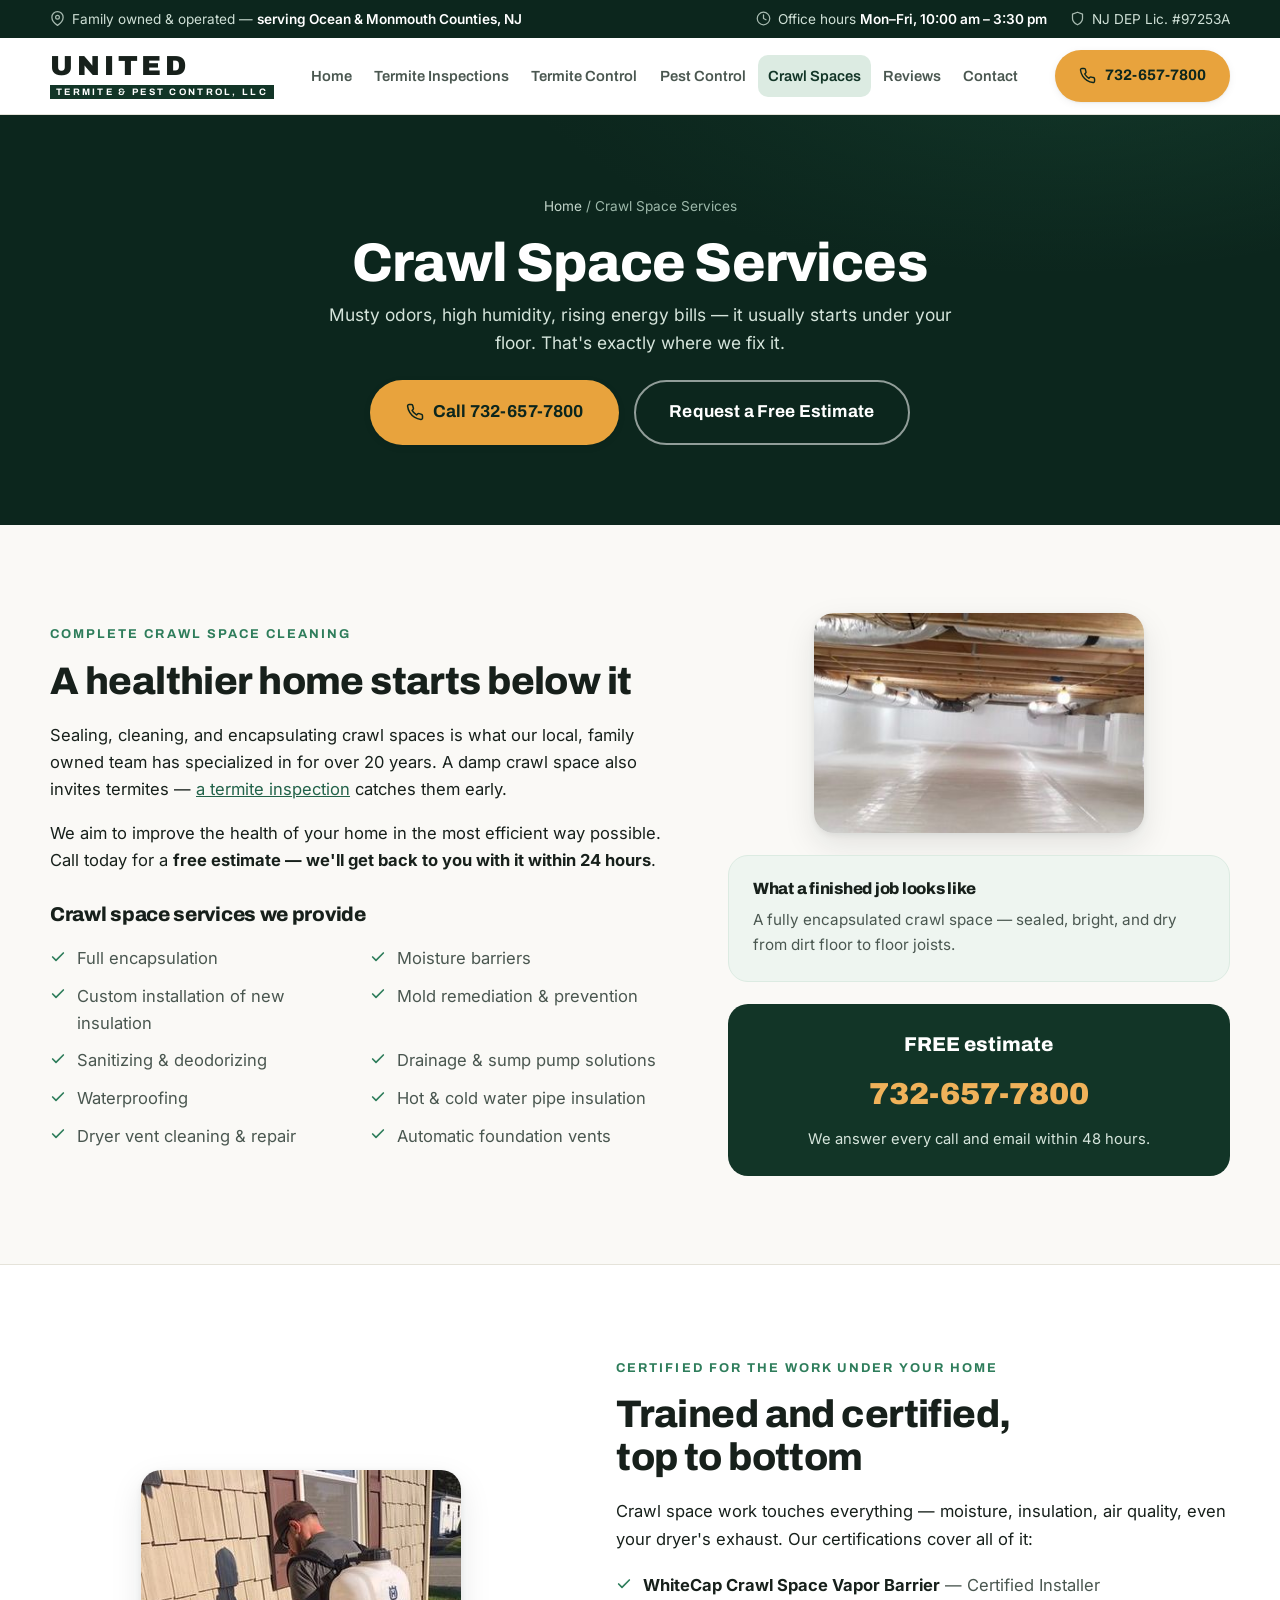
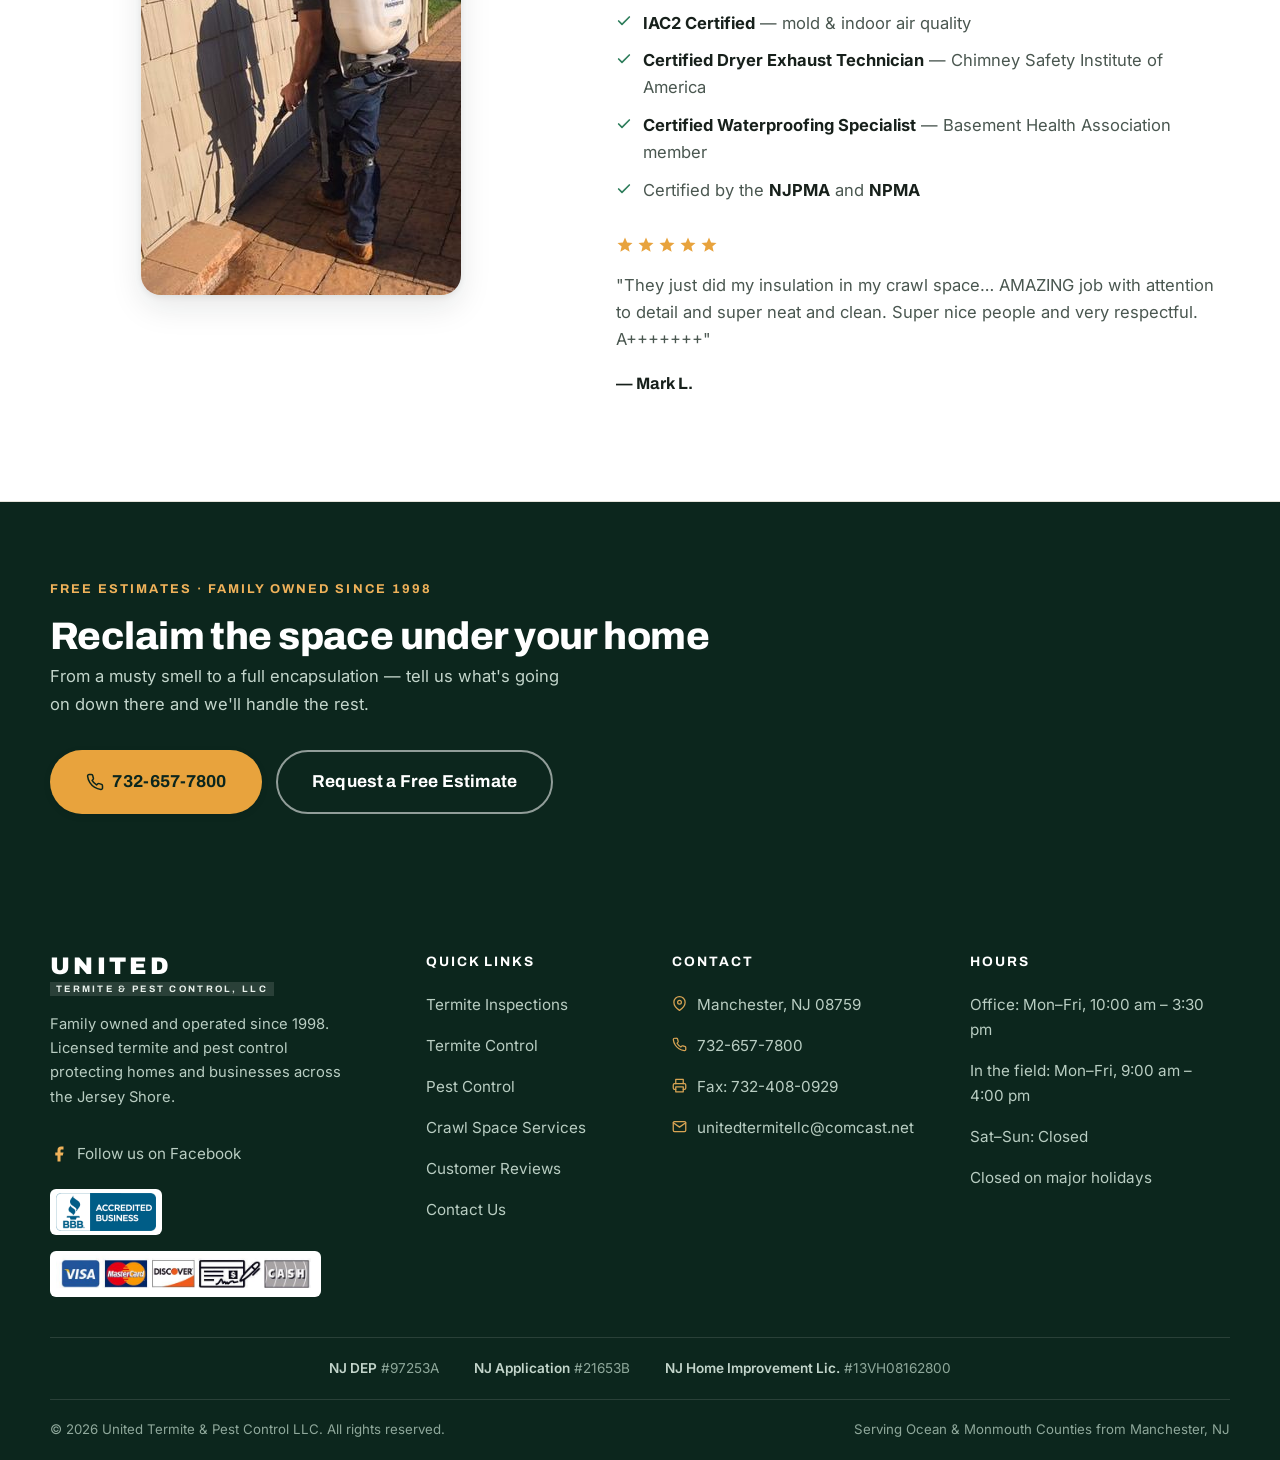
<file: crawl-space-services.html>
<!DOCTYPE html>
<html lang="en">
<head>
  <meta charset="utf-8">
  <meta name="viewport" content="width=device-width, initial-scale=1">
  <meta name="theme-color" content="#0c261d">
  <meta name="twitter:card" content="summary_large_image">
  <title>Crawl Space Services | Manchester, NJ | United Termite &amp; Pest Control LLC</title>
  <meta name="description" content="Crawl space encapsulation, moisture barriers, mold remediation &amp; dryer vent cleaning in Ocean &amp; Monmouth Counties, NJ. Free estimates — 732-657-7800.">
  <link rel="canonical" href="https://www.unitedtermitenj.net/crawl-space-services.html">
  <meta property="og:type" content="website">
  <meta property="og:title" content="Crawl Space Services | United Termite &amp; Pest Control LLC">
  <meta property="og:description" content="Crawl space cleaning, encapsulation, and moisture control on the Jersey Shore. Call 732-657-7800.">
  <meta property="og:image" content="https://www.unitedtermitenj.net/images/og-card.jpg">
  <meta property="og:url" content="https://www.unitedtermitenj.net/crawl-space-services.html">
  <link rel="icon" type="image/svg+xml" href="favicon.svg">
  <link rel="apple-touch-icon" href="apple-touch-icon.png">
  <link rel="manifest" href="site.webmanifest">
  <link rel="preload" as="font" type="font/woff2" href="fonts/inter-latin.woff2" crossorigin>
  <link rel="preload" as="font" type="font/woff2" href="fonts/archivo-latin.woff2" crossorigin>
  <link rel="stylesheet" href="css/styles.css">
  <script type="application/ld+json">
  {
    "@context": "https://schema.org",
    "@type": "Service",
    "serviceType": "Crawl Space Services",
    "name": "Crawl Space Services",
    "url": "https://www.unitedtermitenj.net/crawl-space-services.html",
    "provider": {
      "@type": "LocalBusiness",
      "@id": "https://www.unitedtermitenj.net/#business",
      "name": "United Termite & Pest Control LLC",
      "telephone": "+1-732-657-7800"
    },
    "areaServed": ["Ocean County, NJ", "Monmouth County, NJ"]
  }
  </script>
  <script type="application/ld+json">
  {
    "@context": "https://schema.org",
    "@type": "BreadcrumbList",
    "itemListElement": [
      { "@type": "ListItem", "position": 1, "name": "Home", "item": "https://www.unitedtermitenj.net/" },
      { "@type": "ListItem", "position": 2, "name": "Crawl Space Services", "item": "https://www.unitedtermitenj.net/crawl-space-services.html" }
    ]
  }
  </script>
</head>
<body>
  <a class="skip-link" href="#main">Skip to content</a>

  <div class="topbar">
    <div class="container">
      <span class="topbar-item">
        <svg width="15" height="15" viewBox="0 0 24 24" fill="none" stroke="currentColor" stroke-width="2" stroke-linecap="round" stroke-linejoin="round" aria-hidden="true"><path d="M21 10c0 7-9 13-9 13s-9-6-9-13a9 9 0 0 1 18 0z"/><circle cx="12" cy="10" r="3"/></svg>
        <span><span class="topbar-lede">Family owned &amp; operated — </span><strong>serving Ocean &amp; Monmouth Counties, NJ</strong></span>
      </span>
      <div class="topbar-right">
        <span class="topbar-item topbar-hours">
          <svg width="15" height="15" viewBox="0 0 24 24" fill="none" stroke="currentColor" stroke-width="2" stroke-linecap="round" stroke-linejoin="round" aria-hidden="true"><circle cx="12" cy="12" r="10"/><polyline points="12 6 12 12 16 14"/></svg>
          <span>Office hours <strong>Mon–Fri, 10:00 am – 3:30 pm</strong></span>
        </span>
        <span class="topbar-item">
          <svg width="15" height="15" viewBox="0 0 24 24" fill="none" stroke="currentColor" stroke-width="2" stroke-linecap="round" stroke-linejoin="round" aria-hidden="true"><path d="M12 22s8-4 8-10V5l-8-3-8 3v7c0 6 8 10 8 10z"/></svg>
          <span>NJ DEP Lic. #97253A</span>
        </span>
      </div>
    </div>
  </div>

  <header class="site-header">
    <div class="container">
      <a class="brand" href="index.html" aria-label="United Termite and Pest Control LLC — home">
        <span class="brand-name">UNITED</span>
        <span class="brand-sub">TERMITE &amp; PEST CONTROL, LLC</span>
      </a>
      <button class="nav-toggle" aria-expanded="false" aria-controls="site-nav">
        <span class="bars"></span>
        <span class="visually-hidden">Menu</span>
      </button>
      <nav class="site-nav" id="site-nav" aria-label="Main navigation">
        <a href="index.html">Home</a>
        <a href="termite-inspections.html">Termite Inspections</a>
        <a href="termite-control.html">Termite Control</a>
        <a href="pest-control.html">Pest Control</a>
        <a href="crawl-space-services.html" aria-current="page">Crawl Spaces</a>
        <a href="reviews.html">Reviews</a>
        <a href="contact.html">Contact</a>
        <a class="nav-call" href="tel:+17326577800">Call 732-657-7800</a>
      </nav>
      <div class="header-cta">
        <a class="btn btn--primary" href="tel:+17326577800">
          <svg width="17" height="17" viewBox="0 0 24 24" fill="none" stroke="currentColor" stroke-width="2" stroke-linecap="round" stroke-linejoin="round" aria-hidden="true"><path d="M22 16.92v3a2 2 0 0 1-2.18 2 19.79 19.79 0 0 1-8.63-3.07 19.5 19.5 0 0 1-6-6 19.79 19.79 0 0 1-3.07-8.67A2 2 0 0 1 4.11 2h3a2 2 0 0 1 2 1.72 12.84 12.84 0 0 0 .7 2.81 2 2 0 0 1-.45 2.11L8.09 9.91a16 16 0 0 0 6 6l1.27-1.27a2 2 0 0 1 2.11-.45 12.84 12.84 0 0 0 2.81.7A2 2 0 0 1 22 16.92z"/></svg>
          732-657-7800
        </a>
      </div>
    </div>
  </header>

  <main id="main">

    <section class="page-hero">
      <div class="container">
        <nav class="breadcrumbs" aria-label="Breadcrumb"><a href="index.html">Home</a> / Crawl Space Services</nav>
        <h1>Crawl Space Services</h1>
        <p class="page-hero-sub">Musty odors, high humidity, rising energy bills — it usually starts under your floor. That's exactly where we fix it.</p>
        <div class="hero-ctas">
          <a class="btn btn--primary btn--lg" href="tel:+17326577800">
            <svg width="18" height="18" viewBox="0 0 24 24" fill="none" stroke="currentColor" stroke-width="2" stroke-linecap="round" stroke-linejoin="round" aria-hidden="true"><path d="M22 16.92v3a2 2 0 0 1-2.18 2 19.79 19.79 0 0 1-8.63-3.07 19.5 19.5 0 0 1-6-6 19.79 19.79 0 0 1-3.07-8.67A2 2 0 0 1 4.11 2h3a2 2 0 0 1 2 1.72 12.84 12.84 0 0 0 .7 2.81 2 2 0 0 1-.45 2.11L8.09 9.91a16 16 0 0 0 6 6l1.27-1.27a2 2 0 0 1 2.11-.45 12.84 12.84 0 0 0 2.81.7A2 2 0 0 1 22 16.92z"/></svg>
            Call 732-657-7800
          </a>
          <a class="btn btn--light-outline btn--lg" href="contact.html">Request a Free Estimate</a>
        </div>
      </div>
    </section>

    <section class="section">
      <div class="container split">
        <div class="reveal">
          <span class="kicker">Complete crawl space cleaning</span>
          <h2>A healthier home starts below it</h2>
          <p>Sealing, cleaning, and encapsulating crawl spaces is what our local, family owned team has specialized in for over 20 years. A damp crawl space also invites termites — <a href="termite-inspections.html">a termite inspection</a> catches them early.</p>
          <p>We aim to improve the health of your home in the most efficient way possible. Call today for a <strong>free estimate — we'll get back to you with it within 24 hours</strong>.</p>
          <h3 style="margin-top:1.8rem">Crawl space services we provide</h3>
          <ul class="checklist checklist--2col">
            <li><svg width="16" height="16" viewBox="0 0 24 24" fill="none" stroke="currentColor" stroke-width="2.5" stroke-linecap="round" stroke-linejoin="round" aria-hidden="true"><polyline points="20 6 9 17 4 12"/></svg>Full encapsulation</li>
            <li><svg width="16" height="16" viewBox="0 0 24 24" fill="none" stroke="currentColor" stroke-width="2.5" stroke-linecap="round" stroke-linejoin="round" aria-hidden="true"><polyline points="20 6 9 17 4 12"/></svg>Moisture barriers</li>
            <li><svg width="16" height="16" viewBox="0 0 24 24" fill="none" stroke="currentColor" stroke-width="2.5" stroke-linecap="round" stroke-linejoin="round" aria-hidden="true"><polyline points="20 6 9 17 4 12"/></svg>Custom installation of new insulation</li>
            <li><svg width="16" height="16" viewBox="0 0 24 24" fill="none" stroke="currentColor" stroke-width="2.5" stroke-linecap="round" stroke-linejoin="round" aria-hidden="true"><polyline points="20 6 9 17 4 12"/></svg>Mold remediation &amp; prevention</li>
            <li><svg width="16" height="16" viewBox="0 0 24 24" fill="none" stroke="currentColor" stroke-width="2.5" stroke-linecap="round" stroke-linejoin="round" aria-hidden="true"><polyline points="20 6 9 17 4 12"/></svg>Sanitizing &amp; deodorizing</li>
            <li><svg width="16" height="16" viewBox="0 0 24 24" fill="none" stroke="currentColor" stroke-width="2.5" stroke-linecap="round" stroke-linejoin="round" aria-hidden="true"><polyline points="20 6 9 17 4 12"/></svg>Drainage &amp; sump pump solutions</li>
            <li><svg width="16" height="16" viewBox="0 0 24 24" fill="none" stroke="currentColor" stroke-width="2.5" stroke-linecap="round" stroke-linejoin="round" aria-hidden="true"><polyline points="20 6 9 17 4 12"/></svg>Waterproofing</li>
            <li><svg width="16" height="16" viewBox="0 0 24 24" fill="none" stroke="currentColor" stroke-width="2.5" stroke-linecap="round" stroke-linejoin="round" aria-hidden="true"><polyline points="20 6 9 17 4 12"/></svg>Hot &amp; cold water pipe insulation</li>
            <li><svg width="16" height="16" viewBox="0 0 24 24" fill="none" stroke="currentColor" stroke-width="2.5" stroke-linecap="round" stroke-linejoin="round" aria-hidden="true"><polyline points="20 6 9 17 4 12"/></svg>Dryer vent cleaning &amp; repair</li>
            <li><svg width="16" height="16" viewBox="0 0 24 24" fill="none" stroke="currentColor" stroke-width="2.5" stroke-linecap="round" stroke-linejoin="round" aria-hidden="true"><polyline points="20 6 9 17 4 12"/></svg>Automatic foundation vents</li>
          </ul>
        </div>
        <div class="reveal">
          <div class="split-media" style="margin-bottom:1.4rem">
            <img class="photo--native" src="images/crawlspace-encapsulated.jpg" alt="A fully encapsulated crawl space with a bright white vapor barrier" width="370" height="247" decoding="async">
          </div>
          <div class="callout" style="margin-bottom:1.4rem">
            <h3 style="font-size:1.02rem">What a finished job looks like</h3>
            <p style="margin:0; color:var(--ink-soft); font-size:0.95rem">A fully encapsulated crawl space — sealed, bright, and dry from dirt floor to floor joists.</p>
          </div>
          <div class="callout callout--phone">
            <p class="callout-title">FREE estimate</p>
            <a class="phone-big" href="tel:+17326577800">732-657-7800</a>
            <p>We answer every call and email within 48 hours.</p>
          </div>
        </div>
      </div>
    </section>

    <section class="section section--alt">
      <div class="container split--reverse split">
        <div class="split-media reveal">
          <img class="photo--native" src="images/tech-foundation.jpg" alt="United technician at work along a home's foundation" loading="lazy" width="320" height="425" decoding="async">
        </div>
        <div class="reveal">
          <span class="kicker">Certified for the work under your home</span>
          <h2>Trained and certified, top to bottom</h2>
          <p>Crawl space work touches everything — moisture, insulation, air quality, even your dryer's exhaust. Our certifications cover all of it:</p>
          <ul class="checklist">
            <li><svg width="16" height="16" viewBox="0 0 24 24" fill="none" stroke="currentColor" stroke-width="2.5" stroke-linecap="round" stroke-linejoin="round" aria-hidden="true"><polyline points="20 6 9 17 4 12"/></svg><span><strong>WhiteCap Crawl Space Vapor Barrier</strong> — Certified Installer</span></li>
            <li><svg width="16" height="16" viewBox="0 0 24 24" fill="none" stroke="currentColor" stroke-width="2.5" stroke-linecap="round" stroke-linejoin="round" aria-hidden="true"><polyline points="20 6 9 17 4 12"/></svg><span><strong>IAC2 Certified</strong> — mold &amp; indoor air quality</span></li>
            <li><svg width="16" height="16" viewBox="0 0 24 24" fill="none" stroke="currentColor" stroke-width="2.5" stroke-linecap="round" stroke-linejoin="round" aria-hidden="true"><polyline points="20 6 9 17 4 12"/></svg><span><strong>Certified Dryer Exhaust Technician</strong> — Chimney Safety Institute of America</span></li>
            <li><svg width="16" height="16" viewBox="0 0 24 24" fill="none" stroke="currentColor" stroke-width="2.5" stroke-linecap="round" stroke-linejoin="round" aria-hidden="true"><polyline points="20 6 9 17 4 12"/></svg><span><strong>Certified Waterproofing Specialist</strong> — Basement Health Association member</span></li>
            <li><svg width="16" height="16" viewBox="0 0 24 24" fill="none" stroke="currentColor" stroke-width="2.5" stroke-linecap="round" stroke-linejoin="round" aria-hidden="true"><polyline points="20 6 9 17 4 12"/></svg><span>Certified by the <strong>NJPMA</strong> and <strong>NPMA</strong></span></li>
          </ul>
          <span class="stars" role="img" aria-label="5 out of 5 stars" style="margin-top:0.8rem">
            <svg viewBox="0 0 24 24" fill="currentColor" aria-hidden="true"><path d="M12 17.27 18.18 21l-1.64-7.03L22 9.24l-7.19-.61L12 2 9.19 8.63 2 9.24l5.46 4.73L5.82 21z"/></svg><svg viewBox="0 0 24 24" fill="currentColor" aria-hidden="true"><path d="M12 17.27 18.18 21l-1.64-7.03L22 9.24l-7.19-.61L12 2 9.19 8.63 2 9.24l5.46 4.73L5.82 21z"/></svg><svg viewBox="0 0 24 24" fill="currentColor" aria-hidden="true"><path d="M12 17.27 18.18 21l-1.64-7.03L22 9.24l-7.19-.61L12 2 9.19 8.63 2 9.24l5.46 4.73L5.82 21z"/></svg><svg viewBox="0 0 24 24" fill="currentColor" aria-hidden="true"><path d="M12 17.27 18.18 21l-1.64-7.03L22 9.24l-7.19-.61L12 2 9.19 8.63 2 9.24l5.46 4.73L5.82 21z"/></svg><svg viewBox="0 0 24 24" fill="currentColor" aria-hidden="true"><path d="M12 17.27 18.18 21l-1.64-7.03L22 9.24l-7.19-.61L12 2 9.19 8.63 2 9.24l5.46 4.73L5.82 21z"/></svg>
          </span>
          <blockquote style="margin:0.6rem 0 1rem; color:var(--ink-soft)">"They just did my insulation in my crawl space… AMAZING job with attention to detail and super neat and clean. Super nice people and very respectful. A+++++++"</blockquote>
          <p style="font-family:var(--font-display); font-weight:700">— Mark L.</p>
        </div>
      </div>
    </section>

    <section class="cta-band">
      <div class="container">
        <div class="reveal">
          <span class="kicker">Free estimates · Family owned since 1998</span>
          <h2>Reclaim the space under your home</h2>
          <p>From a musty smell to a full encapsulation — tell us what's going on down there and we'll handle the rest.</p>
        </div>
        <div class="cta-actions reveal">
          <a class="btn btn--primary btn--lg" href="tel:+17326577800">
            <svg width="18" height="18" viewBox="0 0 24 24" fill="none" stroke="currentColor" stroke-width="2" stroke-linecap="round" stroke-linejoin="round" aria-hidden="true"><path d="M22 16.92v3a2 2 0 0 1-2.18 2 19.79 19.79 0 0 1-8.63-3.07 19.5 19.5 0 0 1-6-6 19.79 19.79 0 0 1-3.07-8.67A2 2 0 0 1 4.11 2h3a2 2 0 0 1 2 1.72 12.84 12.84 0 0 0 .7 2.81 2 2 0 0 1-.45 2.11L8.09 9.91a16 16 0 0 0 6 6l1.27-1.27a2 2 0 0 1 2.11-.45 12.84 12.84 0 0 0 2.81.7A2 2 0 0 1 22 16.92z"/></svg>
            732-657-7800
          </a>
          <a class="btn btn--light-outline btn--lg" href="contact.html">Request a Free Estimate</a>
        </div>
      </div>
    </section>
  </main>

  <footer class="site-footer">
    <div class="container">
      <div class="footer-main">
        <div class="footer-brand">
          <a class="brand" href="index.html" aria-label="United Termite and Pest Control LLC — home">
            <span class="brand-name">UNITED</span>
            <span class="brand-sub">TERMITE &amp; PEST CONTROL, LLC</span>
          </a>
          <p>Family owned and operated since 1998. Licensed termite and pest control protecting homes and businesses across the Jersey Shore.</p>
          <a class="footer-social" href="https://www.facebook.com/united-termite-pest-control-llc-146600598717512" target="_blank" rel="noopener">
            <svg width="18" height="18" viewBox="0 0 24 24" fill="currentColor" aria-hidden="true"><path d="M18 2h-3a5 5 0 0 0-5 5v3H7v4h3v8h4v-8h3l1-4h-4V7a1 1 0 0 1 1-1h3z"/></svg>
            Follow us on Facebook
          </a>
          <div class="footer-badges">
            <img src="images/bbb.png" alt="BBB Accredited Business" loading="lazy" width="300" height="114" decoding="async">
            <img src="images/payment-options.jpg" alt="Accepted payment methods" loading="lazy" width="626" height="92" decoding="async">
          </div>
        </div>
        <nav class="footer-col" aria-label="Footer links">
          <h3 class="footer-heading">Quick Links</h3>
          <ul>
            <li><a href="termite-inspections.html">Termite Inspections</a></li>
            <li><a href="termite-control.html">Termite Control</a></li>
            <li><a href="pest-control.html">Pest Control</a></li>
            <li><a href="crawl-space-services.html">Crawl Space Services</a></li>
            <li><a href="reviews.html">Customer Reviews</a></li>
            <li><a href="contact.html">Contact Us</a></li>
          </ul>
        </nav>
        <div class="footer-col">
          <h3 class="footer-heading">Contact</h3>
          <ul>
            <li>
              <svg width="15" height="15" viewBox="0 0 24 24" fill="none" stroke="currentColor" stroke-width="2" stroke-linecap="round" stroke-linejoin="round" aria-hidden="true"><path d="M21 10c0 7-9 13-9 13s-9-6-9-13a9 9 0 0 1 18 0z"/><circle cx="12" cy="10" r="3"/></svg>
              <span>Manchester, NJ 08759</span>
            </li>
            <li>
              <svg width="15" height="15" viewBox="0 0 24 24" fill="none" stroke="currentColor" stroke-width="2" stroke-linecap="round" stroke-linejoin="round" aria-hidden="true"><path d="M22 16.92v3a2 2 0 0 1-2.18 2 19.79 19.79 0 0 1-8.63-3.07 19.5 19.5 0 0 1-6-6 19.79 19.79 0 0 1-3.07-8.67A2 2 0 0 1 4.11 2h3a2 2 0 0 1 2 1.72 12.84 12.84 0 0 0 .7 2.81 2 2 0 0 1-.45 2.11L8.09 9.91a16 16 0 0 0 6 6l1.27-1.27a2 2 0 0 1 2.11-.45 12.84 12.84 0 0 0 2.81.7A2 2 0 0 1 22 16.92z"/></svg>
              <a href="tel:+17326577800">732-657-7800</a>
            </li>
            <li>
              <svg width="15" height="15" viewBox="0 0 24 24" fill="none" stroke="currentColor" stroke-width="2" stroke-linecap="round" stroke-linejoin="round" aria-hidden="true"><polyline points="6 9 6 2 18 2 18 9"/><path d="M6 18H4a2 2 0 0 1-2-2v-5a2 2 0 0 1 2-2h16a2 2 0 0 1 2 2v5a2 2 0 0 1-2 2h-2"/><rect x="6" y="14" width="12" height="8"/></svg>
              <span>Fax: 732-408-0929</span>
            </li>
            <li>
              <svg width="15" height="15" viewBox="0 0 24 24" fill="none" stroke="currentColor" stroke-width="2" stroke-linecap="round" stroke-linejoin="round" aria-hidden="true"><path d="M4 4h16c1.1 0 2 .9 2 2v12c0 1.1-.9 2-2 2H4c-1.1 0-2-.9-2-2V6c0-1.1.9-2 2-2z"/><polyline points="22,6 12,13 2,6"/></svg>
              <a href="mailto:unitedtermitellc@comcast.net">unitedtermitellc@comcast.net</a>
            </li>
          </ul>
        </div>
        <div class="footer-col">
          <h3 class="footer-heading">Hours</h3>
          <ul>
            <li><span>Office: Mon–Fri, 10:00 am – 3:30 pm</span></li>
            <li><span>In the field: Mon–Fri, 9:00 am – 4:00 pm</span></li>
            <li><span>Sat–Sun: Closed</span></li>
            <li><span>Closed on major holidays</span></li>
          </ul>
        </div>
      </div>
      <div class="footer-licenses">
        <span><strong>NJ DEP</strong> #97253A</span>
        <span><strong>NJ Application</strong> #21653B</span>
        <span><strong>NJ Home Improvement Lic.</strong> #13VH08162800</span>
      </div>
      <div class="footer-bottom">
        <span>© <span data-year>2026</span> United Termite &amp; Pest Control LLC. All rights reserved.</span>
        <span>Serving Ocean &amp; Monmouth Counties from Manchester, NJ</span>
      </div>
    </div>
  </footer>

  <a class="call-fab" href="tel:+17326577800">
    <svg width="18" height="18" viewBox="0 0 24 24" fill="none" stroke="currentColor" stroke-width="2" stroke-linecap="round" stroke-linejoin="round" aria-hidden="true"><path d="M22 16.92v3a2 2 0 0 1-2.18 2 19.79 19.79 0 0 1-8.63-3.07 19.5 19.5 0 0 1-6-6 19.79 19.79 0 0 1-3.07-8.67A2 2 0 0 1 4.11 2h3a2 2 0 0 1 2 1.72 12.84 12.84 0 0 0 .7 2.81 2 2 0 0 1-.45 2.11L8.09 9.91a16 16 0 0 0 6 6l1.27-1.27a2 2 0 0 1 2.11-.45 12.84 12.84 0 0 0 2.81.7A2 2 0 0 1 22 16.92z"/></svg>
    Call Now
  </a>

  <script src="js/main.js" defer></script>
</body>
</html>
</file>
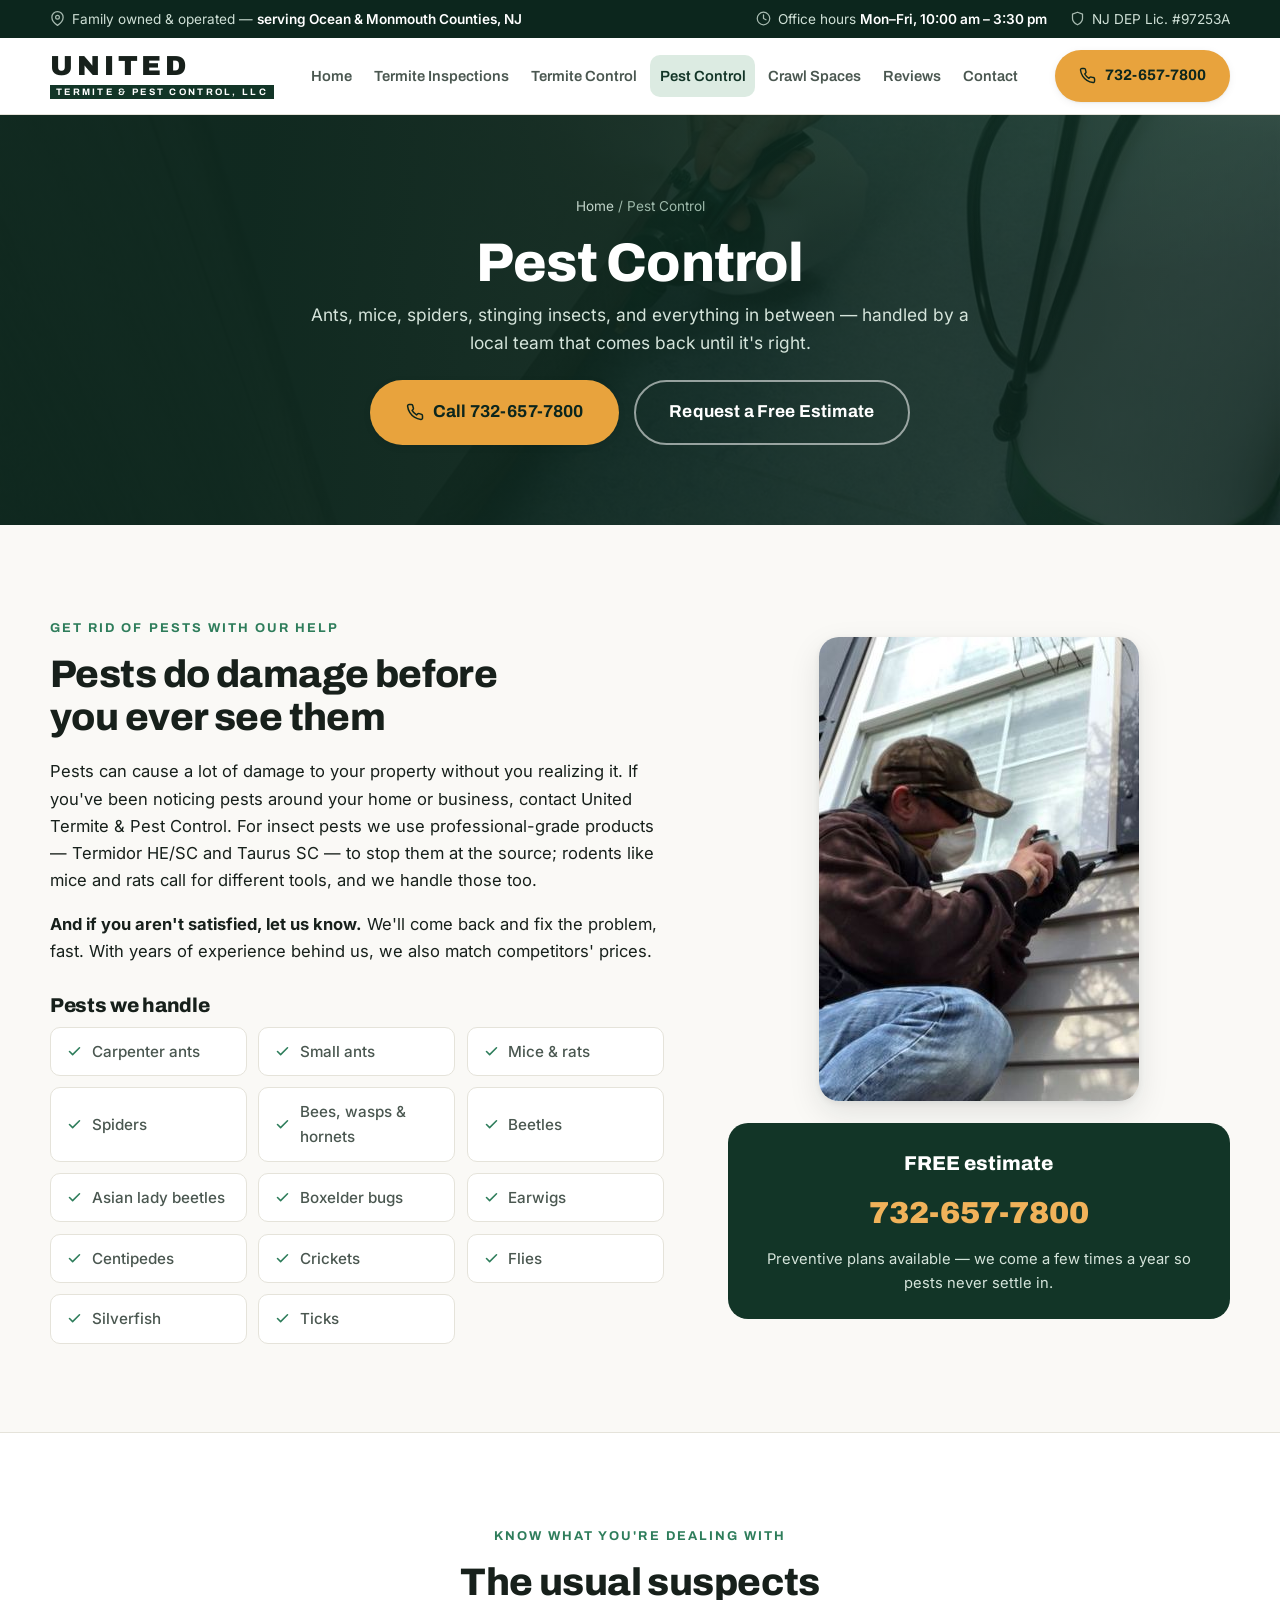
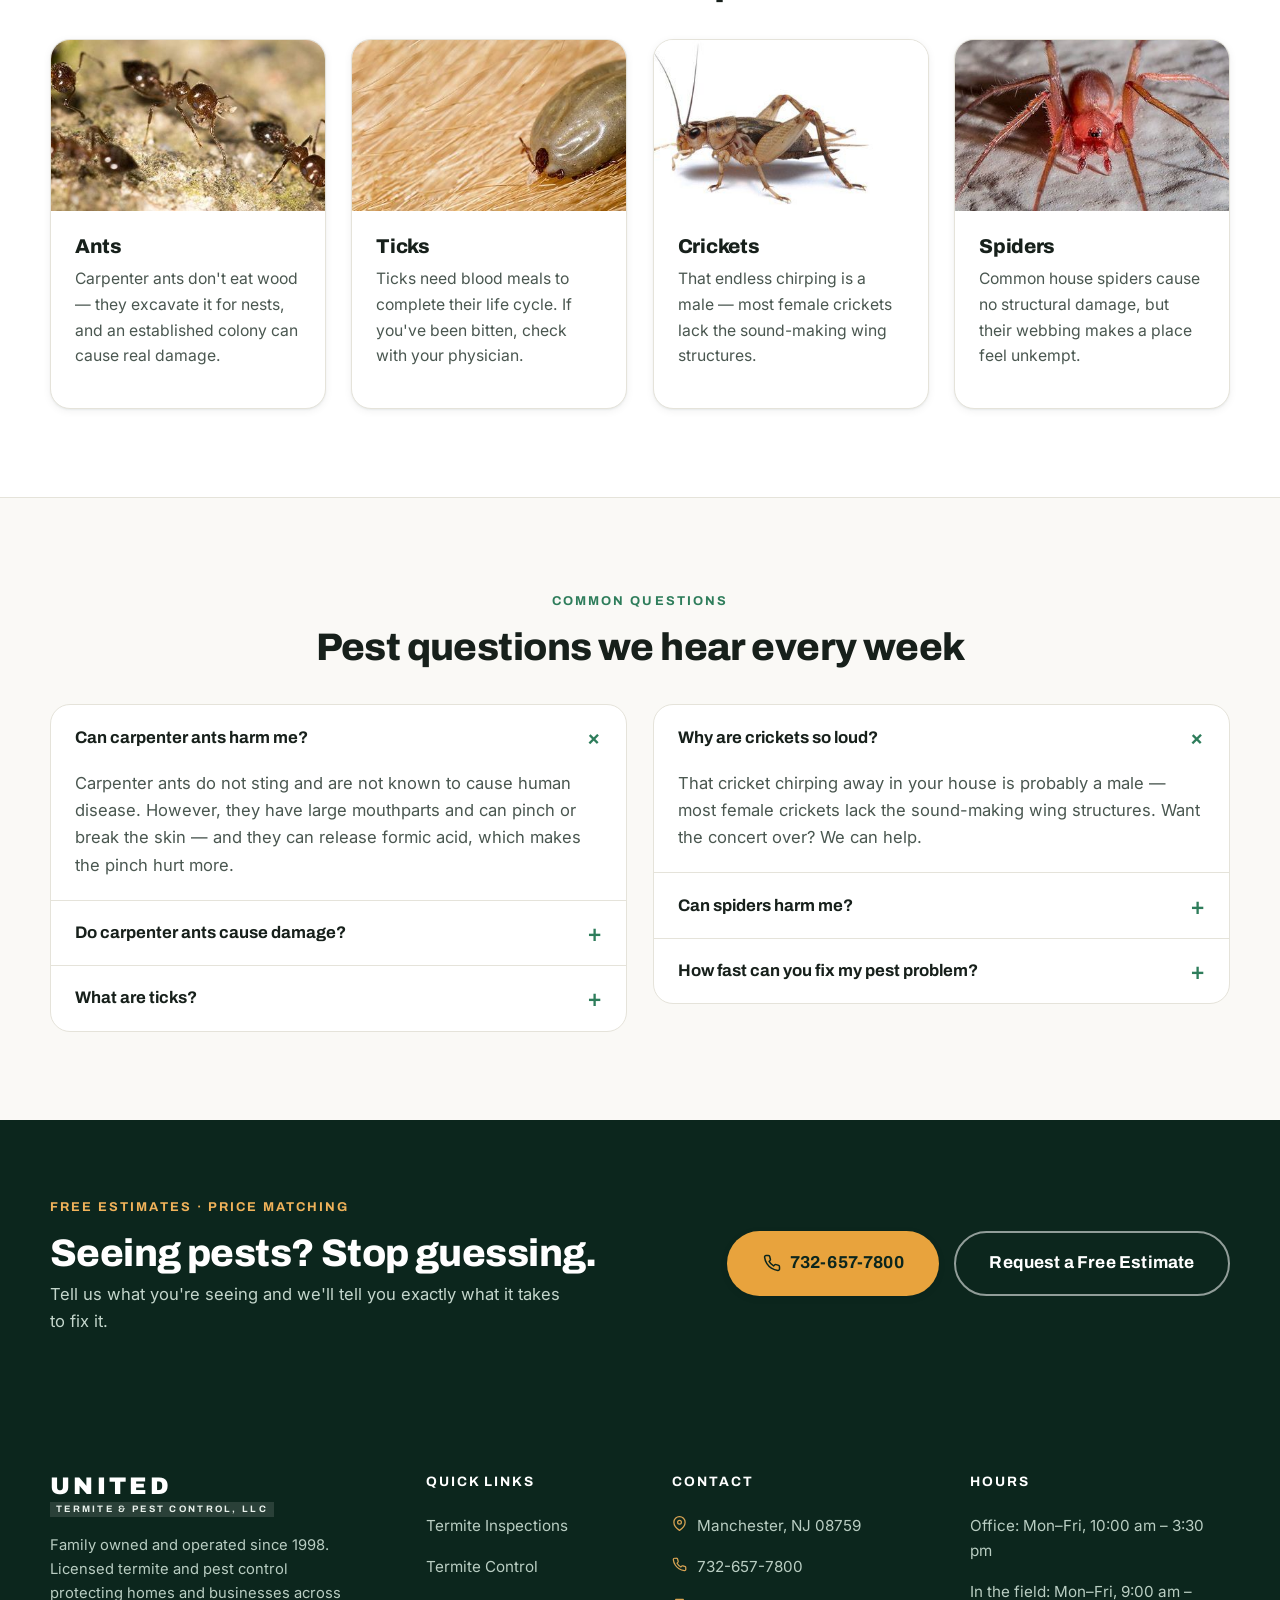
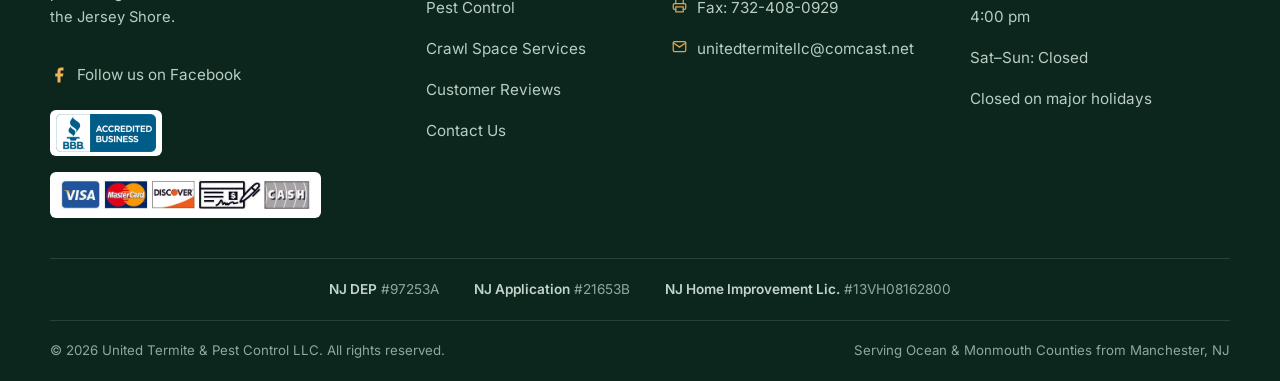
<file: pest-control.html>
<!DOCTYPE html>
<html lang="en">
<head>
  <meta charset="utf-8">
  <meta name="viewport" content="width=device-width, initial-scale=1">
  <meta name="theme-color" content="#0c261d">
  <meta name="twitter:card" content="summary_large_image">
  <title>Pest Control | Manchester, NJ | United Termite &amp; Pest Control LLC</title>
  <meta name="description" content="Pest control for ants, mice, spiders, stinging insects and more in Ocean &amp; Monmouth Counties, NJ. Free estimates, price matching. Call 732-657-7800.">
  <link rel="canonical" href="https://www.unitedtermitenj.net/pest-control.html">
  <meta property="og:type" content="website">
  <meta property="og:title" content="Pest Control | United Termite &amp; Pest Control LLC">
  <meta property="og:description" content="Pest control on the Jersey Shore — ants, mice, spiders, stinging insects and more. Call 732-657-7800.">
  <meta property="og:image" content="https://www.unitedtermitenj.net/images/og-card.jpg">
  <meta property="og:url" content="https://www.unitedtermitenj.net/pest-control.html">
  <link rel="icon" type="image/svg+xml" href="favicon.svg">
  <link rel="apple-touch-icon" href="apple-touch-icon.png">
  <link rel="manifest" href="site.webmanifest">
  <link rel="preload" as="font" type="font/woff2" href="fonts/inter-latin.woff2" crossorigin>
  <link rel="preload" as="font" type="font/woff2" href="fonts/archivo-latin.woff2" crossorigin>
  <link rel="preload" as="image" href="images/treatment-baseboard.jpg" fetchpriority="high">
  <link rel="stylesheet" href="css/styles.css">
  <script type="application/ld+json">
  {
    "@context": "https://schema.org",
    "@type": "Service",
    "serviceType": "Pest Control",
    "name": "Pest Control",
    "url": "https://www.unitedtermitenj.net/pest-control.html",
    "provider": {
      "@type": "LocalBusiness",
      "@id": "https://www.unitedtermitenj.net/#business",
      "name": "United Termite & Pest Control LLC",
      "telephone": "+1-732-657-7800"
    },
    "areaServed": ["Ocean County, NJ", "Monmouth County, NJ"]
  }
  </script>
  <script type="application/ld+json">
  {
    "@context": "https://schema.org",
    "@type": "BreadcrumbList",
    "itemListElement": [
      { "@type": "ListItem", "position": 1, "name": "Home", "item": "https://www.unitedtermitenj.net/" },
      { "@type": "ListItem", "position": 2, "name": "Pest Control", "item": "https://www.unitedtermitenj.net/pest-control.html" }
    ]
  }
  </script>
</head>
<body>
  <a class="skip-link" href="#main">Skip to content</a>

  <div class="topbar">
    <div class="container">
      <span class="topbar-item">
        <svg width="15" height="15" viewBox="0 0 24 24" fill="none" stroke="currentColor" stroke-width="2" stroke-linecap="round" stroke-linejoin="round" aria-hidden="true"><path d="M21 10c0 7-9 13-9 13s-9-6-9-13a9 9 0 0 1 18 0z"/><circle cx="12" cy="10" r="3"/></svg>
        <span><span class="topbar-lede">Family owned &amp; operated — </span><strong>serving Ocean &amp; Monmouth Counties, NJ</strong></span>
      </span>
      <div class="topbar-right">
        <span class="topbar-item topbar-hours">
          <svg width="15" height="15" viewBox="0 0 24 24" fill="none" stroke="currentColor" stroke-width="2" stroke-linecap="round" stroke-linejoin="round" aria-hidden="true"><circle cx="12" cy="12" r="10"/><polyline points="12 6 12 12 16 14"/></svg>
          <span>Office hours <strong>Mon–Fri, 10:00 am – 3:30 pm</strong></span>
        </span>
        <span class="topbar-item">
          <svg width="15" height="15" viewBox="0 0 24 24" fill="none" stroke="currentColor" stroke-width="2" stroke-linecap="round" stroke-linejoin="round" aria-hidden="true"><path d="M12 22s8-4 8-10V5l-8-3-8 3v7c0 6 8 10 8 10z"/></svg>
          <span>NJ DEP Lic. #97253A</span>
        </span>
      </div>
    </div>
  </div>

  <header class="site-header">
    <div class="container">
      <a class="brand" href="index.html" aria-label="United Termite and Pest Control LLC — home">
        <span class="brand-name">UNITED</span>
        <span class="brand-sub">TERMITE &amp; PEST CONTROL, LLC</span>
      </a>
      <button class="nav-toggle" aria-expanded="false" aria-controls="site-nav">
        <span class="bars"></span>
        <span class="visually-hidden">Menu</span>
      </button>
      <nav class="site-nav" id="site-nav" aria-label="Main navigation">
        <a href="index.html">Home</a>
        <a href="termite-inspections.html">Termite Inspections</a>
        <a href="termite-control.html">Termite Control</a>
        <a href="pest-control.html" aria-current="page">Pest Control</a>
        <a href="crawl-space-services.html">Crawl Spaces</a>
        <a href="reviews.html">Reviews</a>
        <a href="contact.html">Contact</a>
        <a class="nav-call" href="tel:+17326577800">Call 732-657-7800</a>
      </nav>
      <div class="header-cta">
        <a class="btn btn--primary" href="tel:+17326577800">
          <svg width="17" height="17" viewBox="0 0 24 24" fill="none" stroke="currentColor" stroke-width="2" stroke-linecap="round" stroke-linejoin="round" aria-hidden="true"><path d="M22 16.92v3a2 2 0 0 1-2.18 2 19.79 19.79 0 0 1-8.63-3.07 19.5 19.5 0 0 1-6-6 19.79 19.79 0 0 1-3.07-8.67A2 2 0 0 1 4.11 2h3a2 2 0 0 1 2 1.72 12.84 12.84 0 0 0 .7 2.81 2 2 0 0 1-.45 2.11L8.09 9.91a16 16 0 0 0 6 6l1.27-1.27a2 2 0 0 1 2.11-.45 12.84 12.84 0 0 0 2.81.7A2 2 0 0 1 22 16.92z"/></svg>
          732-657-7800
        </a>
      </div>
    </div>
  </header>

  <main id="main">

    <section class="page-hero page-hero--baseboard">
      <div class="container">
        <nav class="breadcrumbs" aria-label="Breadcrumb"><a href="index.html">Home</a> / Pest Control</nav>
        <h1>Pest Control</h1>
        <p class="page-hero-sub">Ants, mice, spiders, stinging insects, and everything in between — handled by a local team that comes back until it's right.</p>
        <div class="hero-ctas">
          <a class="btn btn--primary btn--lg" href="tel:+17326577800">
            <svg width="18" height="18" viewBox="0 0 24 24" fill="none" stroke="currentColor" stroke-width="2" stroke-linecap="round" stroke-linejoin="round" aria-hidden="true"><path d="M22 16.92v3a2 2 0 0 1-2.18 2 19.79 19.79 0 0 1-8.63-3.07 19.5 19.5 0 0 1-6-6 19.79 19.79 0 0 1-3.07-8.67A2 2 0 0 1 4.11 2h3a2 2 0 0 1 2 1.72 12.84 12.84 0 0 0 .7 2.81 2 2 0 0 1-.45 2.11L8.09 9.91a16 16 0 0 0 6 6l1.27-1.27a2 2 0 0 1 2.11-.45 12.84 12.84 0 0 0 2.81.7A2 2 0 0 1 22 16.92z"/></svg>
            Call 732-657-7800
          </a>
          <a class="btn btn--light-outline btn--lg" href="contact.html">Request a Free Estimate</a>
        </div>
      </div>
    </section>

    <section class="section">
      <div class="container split">
        <div class="reveal">
          <span class="kicker">Get rid of pests with our help</span>
          <h2>Pests do damage before you ever see them</h2>
          <p>Pests can cause a lot of damage to your property without you realizing it. If you've been noticing pests around your home or business, contact United Termite &amp; Pest Control. For insect pests we use professional-grade products — Termidor HE/SC and Taurus SC — to stop them at the source; rodents like mice and rats call for different tools, and we handle those too.</p>
          <p><strong>And if you aren't satisfied, let us know.</strong> We'll come back and fix the problem, fast. With years of experience behind us, we also match competitors' prices.</p>
          <h3 style="margin-top:1.8rem">Pests we handle</h3>
          <ul class="pest-grid">
            <li><svg width="15" height="15" viewBox="0 0 24 24" fill="none" stroke="currentColor" stroke-width="2.5" stroke-linecap="round" stroke-linejoin="round" aria-hidden="true"><polyline points="20 6 9 17 4 12"/></svg>Carpenter ants</li>
            <li><svg width="15" height="15" viewBox="0 0 24 24" fill="none" stroke="currentColor" stroke-width="2.5" stroke-linecap="round" stroke-linejoin="round" aria-hidden="true"><polyline points="20 6 9 17 4 12"/></svg>Small ants</li>
            <li><svg width="15" height="15" viewBox="0 0 24 24" fill="none" stroke="currentColor" stroke-width="2.5" stroke-linecap="round" stroke-linejoin="round" aria-hidden="true"><polyline points="20 6 9 17 4 12"/></svg>Mice &amp; rats</li>
            <li><svg width="15" height="15" viewBox="0 0 24 24" fill="none" stroke="currentColor" stroke-width="2.5" stroke-linecap="round" stroke-linejoin="round" aria-hidden="true"><polyline points="20 6 9 17 4 12"/></svg>Spiders</li>
            <li><svg width="15" height="15" viewBox="0 0 24 24" fill="none" stroke="currentColor" stroke-width="2.5" stroke-linecap="round" stroke-linejoin="round" aria-hidden="true"><polyline points="20 6 9 17 4 12"/></svg>Bees, wasps &amp; hornets</li>
            <li><svg width="15" height="15" viewBox="0 0 24 24" fill="none" stroke="currentColor" stroke-width="2.5" stroke-linecap="round" stroke-linejoin="round" aria-hidden="true"><polyline points="20 6 9 17 4 12"/></svg>Beetles</li>
            <li><svg width="15" height="15" viewBox="0 0 24 24" fill="none" stroke="currentColor" stroke-width="2.5" stroke-linecap="round" stroke-linejoin="round" aria-hidden="true"><polyline points="20 6 9 17 4 12"/></svg>Asian lady beetles</li>
            <li><svg width="15" height="15" viewBox="0 0 24 24" fill="none" stroke="currentColor" stroke-width="2.5" stroke-linecap="round" stroke-linejoin="round" aria-hidden="true"><polyline points="20 6 9 17 4 12"/></svg>Boxelder bugs</li>
            <li><svg width="15" height="15" viewBox="0 0 24 24" fill="none" stroke="currentColor" stroke-width="2.5" stroke-linecap="round" stroke-linejoin="round" aria-hidden="true"><polyline points="20 6 9 17 4 12"/></svg>Earwigs</li>
            <li><svg width="15" height="15" viewBox="0 0 24 24" fill="none" stroke="currentColor" stroke-width="2.5" stroke-linecap="round" stroke-linejoin="round" aria-hidden="true"><polyline points="20 6 9 17 4 12"/></svg>Centipedes</li>
            <li><svg width="15" height="15" viewBox="0 0 24 24" fill="none" stroke="currentColor" stroke-width="2.5" stroke-linecap="round" stroke-linejoin="round" aria-hidden="true"><polyline points="20 6 9 17 4 12"/></svg>Crickets</li>
            <li><svg width="15" height="15" viewBox="0 0 24 24" fill="none" stroke="currentColor" stroke-width="2.5" stroke-linecap="round" stroke-linejoin="round" aria-hidden="true"><polyline points="20 6 9 17 4 12"/></svg>Flies</li>
            <li><svg width="15" height="15" viewBox="0 0 24 24" fill="none" stroke="currentColor" stroke-width="2.5" stroke-linecap="round" stroke-linejoin="round" aria-hidden="true"><polyline points="20 6 9 17 4 12"/></svg>Silverfish</li>
            <li><svg width="15" height="15" viewBox="0 0 24 24" fill="none" stroke="currentColor" stroke-width="2.5" stroke-linecap="round" stroke-linejoin="round" aria-hidden="true"><polyline points="20 6 9 17 4 12"/></svg>Ticks</li>
          </ul>
        </div>
        <div class="reveal">
          <div class="split-media" style="margin-bottom:1.4rem">
            <img class="photo--native" src="images/tech-window.jpg" alt="United technician treating the exterior of a window on a Jersey Shore home" width="320" height="464" decoding="async">
          </div>
          <div class="callout callout--phone">
            <p class="callout-title">FREE estimate</p>
            <a class="phone-big" href="tel:+17326577800">732-657-7800</a>
            <p>Preventive plans available — we come a few times a year so pests never settle in.</p>
          </div>
        </div>
      </div>
    </section>

    <section class="section section--alt">
      <div class="container">
        <div class="center reveal">
          <span class="kicker">Know what you're dealing with</span>
          <h2>The usual suspects</h2>
        </div>
        <div class="grid grid--4 grid-below-intro">
          <div class="card reveal"><div class="card-media"><img src="images/ants.jpg" alt="Close-up of ants on a rock" loading="lazy" width="640" height="250" decoding="async"></div><div class="card-body"><h3>Ants</h3><p>Carpenter ants don't eat wood — they excavate it for nests, and an established colony can cause real damage.</p></div></div>
          <div class="card reveal"><div class="card-media"><img src="images/ticks.jpg" alt="Close-up of a tick" loading="lazy" width="640" height="250" decoding="async"></div><div class="card-body"><h3>Ticks</h3><p>Ticks need blood meals to complete their life cycle. If you've been bitten, check with your physician.</p></div></div>
          <div class="card reveal"><div class="card-media"><img src="images/cricket.jpg" alt="Close-up of a cricket" loading="lazy" width="640" height="250" decoding="async"></div><div class="card-body"><h3>Crickets</h3><p>That endless chirping is a male — most female crickets lack the sound-making wing structures.</p></div></div>
          <div class="card reveal"><div class="card-media"><img src="images/spider.jpg" alt="Close-up of a spider on a web" loading="lazy" width="640" height="250" decoding="async"></div><div class="card-body"><h3>Spiders</h3><p>Common house spiders cause no structural damage, but their webbing makes a place feel unkempt.</p></div></div>
        </div>
      </div>
    </section>

    <section class="section">
      <div class="container">
        <div class="center reveal">
          <span class="kicker">Common questions</span>
          <h2>Pest questions we hear every week</h2>
        </div>
        <div class="grid grid--2" style="margin-top:2.2rem; align-items:start">
          <div class="faq reveal">
            <details open>
              <summary>Can carpenter ants harm me?</summary>
              <div class="faq-body">
                <p>Carpenter ants do not sting and are not known to cause human disease. However, they have large mouthparts and can pinch or break the skin — and they can release formic acid, which makes the pinch hurt more.</p>
              </div>
            </details>
            <details>
              <summary>Do carpenter ants cause damage?</summary>
              <div class="faq-body">
                <p>Yes. Carpenter ants chew and excavate wood to make galleries for their nesting colony — in new and old timber, hollow-core doors, foam insulation, even furniture. They don't eat the wood, but an established colony left untreated can cause significant damage over time. Not sure whether it's ants or termites? <a href="termite-inspections.html">A termite inspection settles it</a>.</p>
              </div>
            </details>
            <details>
              <summary>What are ticks?</summary>
              <div class="faq-body">
                <p>Ticks are small arachnids that need blood meals to complete their life cycle. There are over 800 species worldwide, but two families — hard ticks and soft ticks — are known to transmit disease to humans. If you've been bitten, always check with your physician, and call us to treat the yard.</p>
              </div>
            </details>
          </div>
          <div class="faq reveal">
            <details open>
              <summary>Why are crickets so loud?</summary>
              <div class="faq-body">
                <p>That cricket chirping away in your house is probably a male — most female crickets lack the sound-making wing structures. Want the concert over? We can help.</p>
              </div>
            </details>
            <details>
              <summary>Can spiders harm me?</summary>
              <div class="faq-body">
                <p>Most spiders you'll find in NJ homes — yellow sac, cellar, and house spiders — can't even pierce human skin. They're a nuisance rather than a threat: no damage to your home, just unsightly webbing. Seeing more than you'd like? We can clear them out.</p>
              </div>
            </details>
            <details>
              <summary>How fast can you fix my pest problem?</summary>
              <div class="faq-body">
                <p>Estimates are free, and most pest control services are completed within a week.</p>
              </div>
            </details>
          </div>
        </div>
      </div>
    </section>

    <section class="cta-band">
      <div class="container">
        <div class="reveal">
          <span class="kicker">Free estimates · Price matching</span>
          <h2>Seeing pests? Stop guessing.</h2>
          <p>Tell us what you're seeing and we'll tell you exactly what it takes to fix it.</p>
        </div>
        <div class="cta-actions reveal">
          <a class="btn btn--primary btn--lg" href="tel:+17326577800">
            <svg width="18" height="18" viewBox="0 0 24 24" fill="none" stroke="currentColor" stroke-width="2" stroke-linecap="round" stroke-linejoin="round" aria-hidden="true"><path d="M22 16.92v3a2 2 0 0 1-2.18 2 19.79 19.79 0 0 1-8.63-3.07 19.5 19.5 0 0 1-6-6 19.79 19.79 0 0 1-3.07-8.67A2 2 0 0 1 4.11 2h3a2 2 0 0 1 2 1.72 12.84 12.84 0 0 0 .7 2.81 2 2 0 0 1-.45 2.11L8.09 9.91a16 16 0 0 0 6 6l1.27-1.27a2 2 0 0 1 2.11-.45 12.84 12.84 0 0 0 2.81.7A2 2 0 0 1 22 16.92z"/></svg>
            732-657-7800
          </a>
          <a class="btn btn--light-outline btn--lg" href="contact.html">Request a Free Estimate</a>
        </div>
      </div>
    </section>
  </main>

  <footer class="site-footer">
    <div class="container">
      <div class="footer-main">
        <div class="footer-brand">
          <a class="brand" href="index.html" aria-label="United Termite and Pest Control LLC — home">
            <span class="brand-name">UNITED</span>
            <span class="brand-sub">TERMITE &amp; PEST CONTROL, LLC</span>
          </a>
          <p>Family owned and operated since 1998. Licensed termite and pest control protecting homes and businesses across the Jersey Shore.</p>
          <a class="footer-social" href="https://www.facebook.com/united-termite-pest-control-llc-146600598717512" target="_blank" rel="noopener">
            <svg width="18" height="18" viewBox="0 0 24 24" fill="currentColor" aria-hidden="true"><path d="M18 2h-3a5 5 0 0 0-5 5v3H7v4h3v8h4v-8h3l1-4h-4V7a1 1 0 0 1 1-1h3z"/></svg>
            Follow us on Facebook
          </a>
          <div class="footer-badges">
            <img src="images/bbb.png" alt="BBB Accredited Business" loading="lazy" width="300" height="114" decoding="async">
            <img src="images/payment-options.jpg" alt="Accepted payment methods" loading="lazy" width="626" height="92" decoding="async">
          </div>
        </div>
        <nav class="footer-col" aria-label="Footer links">
          <h3 class="footer-heading">Quick Links</h3>
          <ul>
            <li><a href="termite-inspections.html">Termite Inspections</a></li>
            <li><a href="termite-control.html">Termite Control</a></li>
            <li><a href="pest-control.html">Pest Control</a></li>
            <li><a href="crawl-space-services.html">Crawl Space Services</a></li>
            <li><a href="reviews.html">Customer Reviews</a></li>
            <li><a href="contact.html">Contact Us</a></li>
          </ul>
        </nav>
        <div class="footer-col">
          <h3 class="footer-heading">Contact</h3>
          <ul>
            <li>
              <svg width="15" height="15" viewBox="0 0 24 24" fill="none" stroke="currentColor" stroke-width="2" stroke-linecap="round" stroke-linejoin="round" aria-hidden="true"><path d="M21 10c0 7-9 13-9 13s-9-6-9-13a9 9 0 0 1 18 0z"/><circle cx="12" cy="10" r="3"/></svg>
              <span>Manchester, NJ 08759</span>
            </li>
            <li>
              <svg width="15" height="15" viewBox="0 0 24 24" fill="none" stroke="currentColor" stroke-width="2" stroke-linecap="round" stroke-linejoin="round" aria-hidden="true"><path d="M22 16.92v3a2 2 0 0 1-2.18 2 19.79 19.79 0 0 1-8.63-3.07 19.5 19.5 0 0 1-6-6 19.79 19.79 0 0 1-3.07-8.67A2 2 0 0 1 4.11 2h3a2 2 0 0 1 2 1.72 12.84 12.84 0 0 0 .7 2.81 2 2 0 0 1-.45 2.11L8.09 9.91a16 16 0 0 0 6 6l1.27-1.27a2 2 0 0 1 2.11-.45 12.84 12.84 0 0 0 2.81.7A2 2 0 0 1 22 16.92z"/></svg>
              <a href="tel:+17326577800">732-657-7800</a>
            </li>
            <li>
              <svg width="15" height="15" viewBox="0 0 24 24" fill="none" stroke="currentColor" stroke-width="2" stroke-linecap="round" stroke-linejoin="round" aria-hidden="true"><polyline points="6 9 6 2 18 2 18 9"/><path d="M6 18H4a2 2 0 0 1-2-2v-5a2 2 0 0 1 2-2h16a2 2 0 0 1 2 2v5a2 2 0 0 1-2 2h-2"/><rect x="6" y="14" width="12" height="8"/></svg>
              <span>Fax: 732-408-0929</span>
            </li>
            <li>
              <svg width="15" height="15" viewBox="0 0 24 24" fill="none" stroke="currentColor" stroke-width="2" stroke-linecap="round" stroke-linejoin="round" aria-hidden="true"><path d="M4 4h16c1.1 0 2 .9 2 2v12c0 1.1-.9 2-2 2H4c-1.1 0-2-.9-2-2V6c0-1.1.9-2 2-2z"/><polyline points="22,6 12,13 2,6"/></svg>
              <a href="mailto:unitedtermitellc@comcast.net">unitedtermitellc@comcast.net</a>
            </li>
          </ul>
        </div>
        <div class="footer-col">
          <h3 class="footer-heading">Hours</h3>
          <ul>
            <li><span>Office: Mon–Fri, 10:00 am – 3:30 pm</span></li>
            <li><span>In the field: Mon–Fri, 9:00 am – 4:00 pm</span></li>
            <li><span>Sat–Sun: Closed</span></li>
            <li><span>Closed on major holidays</span></li>
          </ul>
        </div>
      </div>
      <div class="footer-licenses">
        <span><strong>NJ DEP</strong> #97253A</span>
        <span><strong>NJ Application</strong> #21653B</span>
        <span><strong>NJ Home Improvement Lic.</strong> #13VH08162800</span>
      </div>
      <div class="footer-bottom">
        <span>© <span data-year>2026</span> United Termite &amp; Pest Control LLC. All rights reserved.</span>
        <span>Serving Ocean &amp; Monmouth Counties from Manchester, NJ</span>
      </div>
    </div>
  </footer>

  <a class="call-fab" href="tel:+17326577800">
    <svg width="18" height="18" viewBox="0 0 24 24" fill="none" stroke="currentColor" stroke-width="2" stroke-linecap="round" stroke-linejoin="round" aria-hidden="true"><path d="M22 16.92v3a2 2 0 0 1-2.18 2 19.79 19.79 0 0 1-8.63-3.07 19.5 19.5 0 0 1-6-6 19.79 19.79 0 0 1-3.07-8.67A2 2 0 0 1 4.11 2h3a2 2 0 0 1 2 1.72 12.84 12.84 0 0 0 .7 2.81 2 2 0 0 1-.45 2.11L8.09 9.91a16 16 0 0 0 6 6l1.27-1.27a2 2 0 0 1 2.11-.45 12.84 12.84 0 0 0 2.81.7A2 2 0 0 1 22 16.92z"/></svg>
    Call Now
  </a>

  <script src="js/main.js" defer></script>
</body>
</html>
</file>
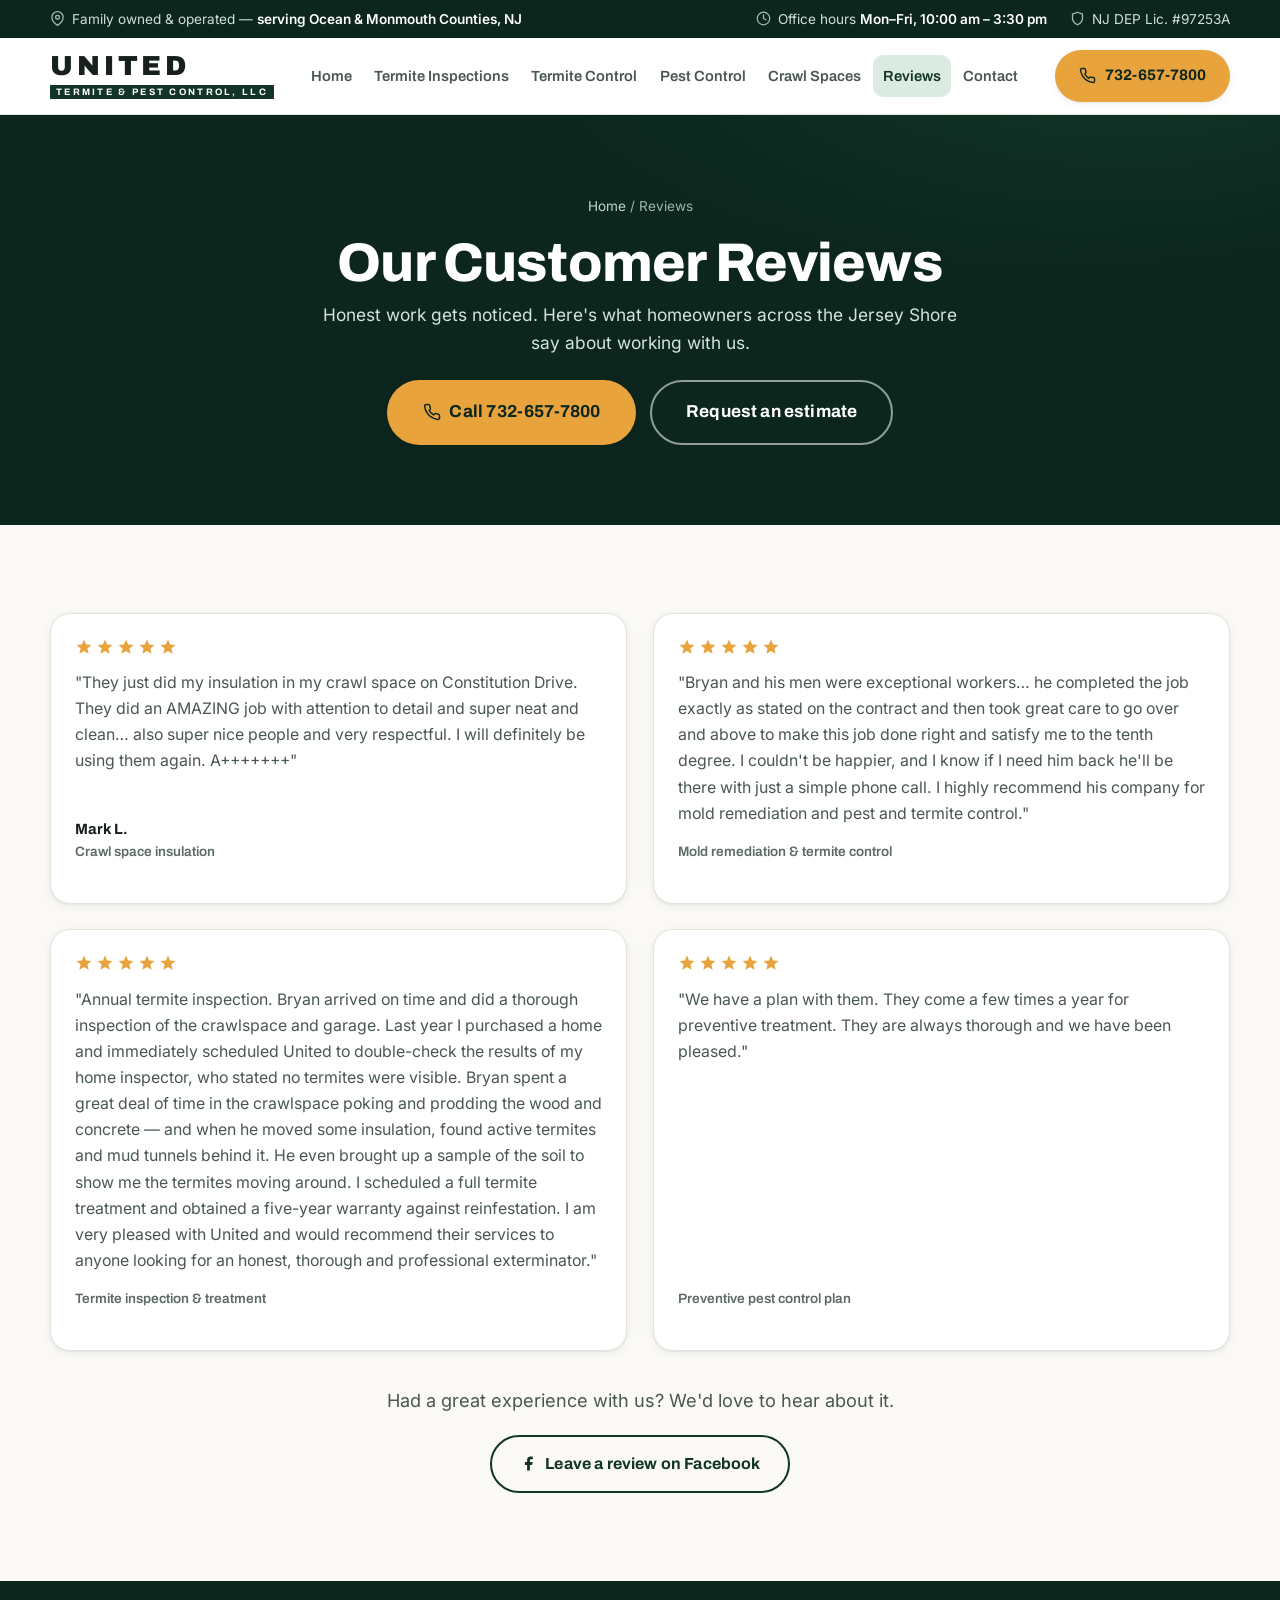
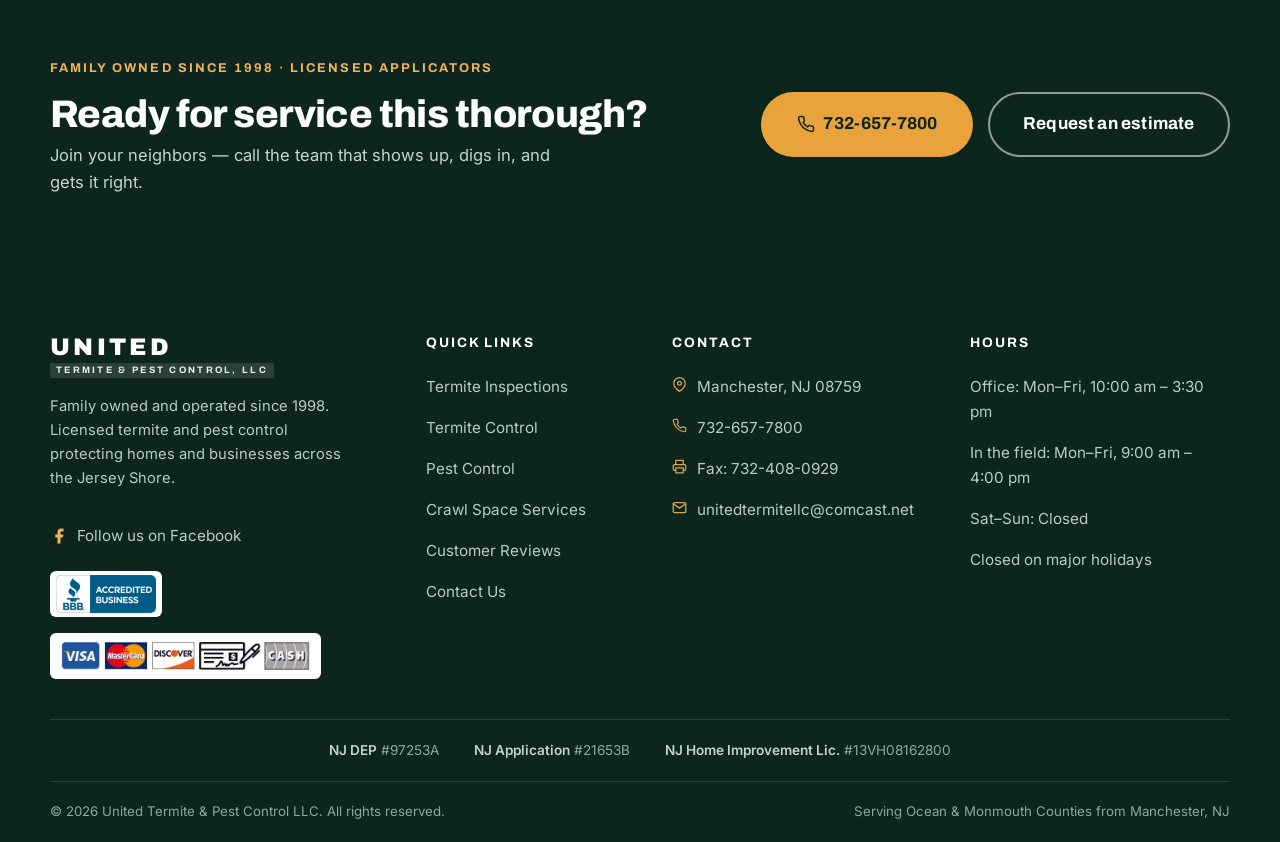
<file: reviews.html>
<!DOCTYPE html>
<html lang="en">
<head>
  <meta charset="utf-8">
  <meta name="viewport" content="width=device-width, initial-scale=1">
  <meta name="theme-color" content="#0c261d">
  <meta name="twitter:card" content="summary_large_image">
  <title>Customer Reviews | Manchester, NJ | United Termite &amp; Pest Control LLC</title>
  <meta name="description" content="Read 5-star reviews for United Termite &amp; Pest Control LLC — termite inspections, pest control, and crawl space work across Ocean &amp; Monmouth Counties, NJ.">
  <link rel="canonical" href="https://www.unitedtermitenj.net/reviews.html">
  <meta property="og:type" content="website">
  <meta property="og:title" content="Customer Reviews | United Termite &amp; Pest Control LLC">
  <meta property="og:description" content="5-star rated termite &amp; pest control on the Jersey Shore. Call 732-657-7800.">
  <meta property="og:image" content="https://www.unitedtermitenj.net/images/og-card.jpg">
  <meta property="og:url" content="https://www.unitedtermitenj.net/reviews.html">
  <link rel="icon" type="image/svg+xml" href="favicon.svg">
  <link rel="apple-touch-icon" href="apple-touch-icon.png">
  <link rel="manifest" href="site.webmanifest">
  <link rel="preload" as="font" type="font/woff2" href="fonts/inter-latin.woff2" crossorigin>
  <link rel="preload" as="font" type="font/woff2" href="fonts/archivo-latin.woff2" crossorigin>
  <link rel="stylesheet" href="css/styles.css">
  <script type="application/ld+json">
  {
    "@context": "https://schema.org",
    "@type": "BreadcrumbList",
    "itemListElement": [
      { "@type": "ListItem", "position": 1, "name": "Home", "item": "https://www.unitedtermitenj.net/" },
      { "@type": "ListItem", "position": 2, "name": "Reviews", "item": "https://www.unitedtermitenj.net/reviews.html" }
    ]
  }
  </script>
</head>
<body>
  <a class="skip-link" href="#main">Skip to content</a>

  <div class="topbar">
    <div class="container">
      <span class="topbar-item">
        <svg width="15" height="15" viewBox="0 0 24 24" fill="none" stroke="currentColor" stroke-width="2" stroke-linecap="round" stroke-linejoin="round" aria-hidden="true"><path d="M21 10c0 7-9 13-9 13s-9-6-9-13a9 9 0 0 1 18 0z"/><circle cx="12" cy="10" r="3"/></svg>
        <span><span class="topbar-lede">Family owned &amp; operated — </span><strong>serving Ocean &amp; Monmouth Counties, NJ</strong></span>
      </span>
      <div class="topbar-right">
        <span class="topbar-item topbar-hours">
          <svg width="15" height="15" viewBox="0 0 24 24" fill="none" stroke="currentColor" stroke-width="2" stroke-linecap="round" stroke-linejoin="round" aria-hidden="true"><circle cx="12" cy="12" r="10"/><polyline points="12 6 12 12 16 14"/></svg>
          <span>Office hours <strong>Mon–Fri, 10:00 am – 3:30 pm</strong></span>
        </span>
        <span class="topbar-item">
          <svg width="15" height="15" viewBox="0 0 24 24" fill="none" stroke="currentColor" stroke-width="2" stroke-linecap="round" stroke-linejoin="round" aria-hidden="true"><path d="M12 22s8-4 8-10V5l-8-3-8 3v7c0 6 8 10 8 10z"/></svg>
          <span>NJ DEP Lic. #97253A</span>
        </span>
      </div>
    </div>
  </div>

  <header class="site-header">
    <div class="container">
      <a class="brand" href="index.html" aria-label="United Termite and Pest Control LLC — home">
        <span class="brand-name">UNITED</span>
        <span class="brand-sub">TERMITE &amp; PEST CONTROL, LLC</span>
      </a>
      <button class="nav-toggle" aria-expanded="false" aria-controls="site-nav">
        <span class="bars"></span>
        <span class="visually-hidden">Menu</span>
      </button>
      <nav class="site-nav" id="site-nav" aria-label="Main navigation">
        <a href="index.html">Home</a>
        <a href="termite-inspections.html">Termite Inspections</a>
        <a href="termite-control.html">Termite Control</a>
        <a href="pest-control.html">Pest Control</a>
        <a href="crawl-space-services.html">Crawl Spaces</a>
        <a href="reviews.html" aria-current="page">Reviews</a>
        <a href="contact.html">Contact</a>
        <a class="nav-call" href="tel:+17326577800">Call 732-657-7800</a>
      </nav>
      <div class="header-cta">
        <a class="btn btn--primary" href="tel:+17326577800">
          <svg width="17" height="17" viewBox="0 0 24 24" fill="none" stroke="currentColor" stroke-width="2" stroke-linecap="round" stroke-linejoin="round" aria-hidden="true"><path d="M22 16.92v3a2 2 0 0 1-2.18 2 19.79 19.79 0 0 1-8.63-3.07 19.5 19.5 0 0 1-6-6 19.79 19.79 0 0 1-3.07-8.67A2 2 0 0 1 4.11 2h3a2 2 0 0 1 2 1.72 12.84 12.84 0 0 0 .7 2.81 2 2 0 0 1-.45 2.11L8.09 9.91a16 16 0 0 0 6 6l1.27-1.27a2 2 0 0 1 2.11-.45 12.84 12.84 0 0 0 2.81.7A2 2 0 0 1 22 16.92z"/></svg>
          732-657-7800
        </a>
      </div>
    </div>
  </header>

  <main id="main">

    <section class="page-hero">
      <div class="container">
        <nav class="breadcrumbs" aria-label="Breadcrumb"><a href="index.html">Home</a> / Reviews</nav>
        <h1>Our Customer Reviews</h1>
        <p class="page-hero-sub">Honest work gets noticed. Here's what homeowners across the Jersey Shore say about working with us.</p>
        <div class="hero-ctas">
          <a class="btn btn--primary btn--lg" href="tel:+17326577800">
            <svg width="18" height="18" viewBox="0 0 24 24" fill="none" stroke="currentColor" stroke-width="2" stroke-linecap="round" stroke-linejoin="round" aria-hidden="true"><path d="M22 16.92v3a2 2 0 0 1-2.18 2 19.79 19.79 0 0 1-8.63-3.07 19.5 19.5 0 0 1-6-6 19.79 19.79 0 0 1-3.07-8.67A2 2 0 0 1 4.11 2h3a2 2 0 0 1 2 1.72 12.84 12.84 0 0 0 .7 2.81 2 2 0 0 1-.45 2.11L8.09 9.91a16 16 0 0 0 6 6l1.27-1.27a2 2 0 0 1 2.11-.45 12.84 12.84 0 0 0 2.81.7A2 2 0 0 1 22 16.92z"/></svg>
            Call 732-657-7800
          </a>
          <a class="btn btn--light-outline btn--lg" href="contact.html">Request an estimate</a>
        </div>
      </div>
    </section>

    <section class="section">
      <div class="container">
        <h2 class="visually-hidden">What our customers say</h2>
        <div class="grid grid--2">
          <div class="review-card reveal">
            <span class="stars" role="img" aria-label="5 out of 5 stars">
              <svg viewBox="0 0 24 24" fill="currentColor" aria-hidden="true"><path d="M12 17.27 18.18 21l-1.64-7.03L22 9.24l-7.19-.61L12 2 9.19 8.63 2 9.24l5.46 4.73L5.82 21z"/></svg><svg viewBox="0 0 24 24" fill="currentColor" aria-hidden="true"><path d="M12 17.27 18.18 21l-1.64-7.03L22 9.24l-7.19-.61L12 2 9.19 8.63 2 9.24l5.46 4.73L5.82 21z"/></svg><svg viewBox="0 0 24 24" fill="currentColor" aria-hidden="true"><path d="M12 17.27 18.18 21l-1.64-7.03L22 9.24l-7.19-.61L12 2 9.19 8.63 2 9.24l5.46 4.73L5.82 21z"/></svg><svg viewBox="0 0 24 24" fill="currentColor" aria-hidden="true"><path d="M12 17.27 18.18 21l-1.64-7.03L22 9.24l-7.19-.61L12 2 9.19 8.63 2 9.24l5.46 4.73L5.82 21z"/></svg><svg viewBox="0 0 24 24" fill="currentColor" aria-hidden="true"><path d="M12 17.27 18.18 21l-1.64-7.03L22 9.24l-7.19-.61L12 2 9.19 8.63 2 9.24l5.46 4.73L5.82 21z"/></svg>
            </span>
            <blockquote>"They just did my insulation in my crawl space on Constitution Drive. They did an AMAZING job with attention to detail and super neat and clean… also super nice people and very respectful. I will definitely be using them again. A+++++++"</blockquote>
            <p class="attribution">Mark L. <span>Crawl space insulation</span></p>
          </div>

          <div class="review-card reveal">
            <span class="stars" role="img" aria-label="5 out of 5 stars">
              <svg viewBox="0 0 24 24" fill="currentColor" aria-hidden="true"><path d="M12 17.27 18.18 21l-1.64-7.03L22 9.24l-7.19-.61L12 2 9.19 8.63 2 9.24l5.46 4.73L5.82 21z"/></svg><svg viewBox="0 0 24 24" fill="currentColor" aria-hidden="true"><path d="M12 17.27 18.18 21l-1.64-7.03L22 9.24l-7.19-.61L12 2 9.19 8.63 2 9.24l5.46 4.73L5.82 21z"/></svg><svg viewBox="0 0 24 24" fill="currentColor" aria-hidden="true"><path d="M12 17.27 18.18 21l-1.64-7.03L22 9.24l-7.19-.61L12 2 9.19 8.63 2 9.24l5.46 4.73L5.82 21z"/></svg><svg viewBox="0 0 24 24" fill="currentColor" aria-hidden="true"><path d="M12 17.27 18.18 21l-1.64-7.03L22 9.24l-7.19-.61L12 2 9.19 8.63 2 9.24l5.46 4.73L5.82 21z"/></svg><svg viewBox="0 0 24 24" fill="currentColor" aria-hidden="true"><path d="M12 17.27 18.18 21l-1.64-7.03L22 9.24l-7.19-.61L12 2 9.19 8.63 2 9.24l5.46 4.73L5.82 21z"/></svg>
            </span>
            <blockquote>"Bryan and his men were exceptional workers… he completed the job exactly as stated on the contract and then took great care to go over and above to make this job done right and satisfy me to the tenth degree. I couldn't be happier, and I know if I need him back he'll be there with just a simple phone call. I highly recommend his company for mold remediation and pest and termite control."</blockquote>
            <p class="attribution"><span>Mold remediation &amp; termite control</span></p>
          </div>

          <div class="review-card reveal">
            <span class="stars" role="img" aria-label="5 out of 5 stars">
              <svg viewBox="0 0 24 24" fill="currentColor" aria-hidden="true"><path d="M12 17.27 18.18 21l-1.64-7.03L22 9.24l-7.19-.61L12 2 9.19 8.63 2 9.24l5.46 4.73L5.82 21z"/></svg><svg viewBox="0 0 24 24" fill="currentColor" aria-hidden="true"><path d="M12 17.27 18.18 21l-1.64-7.03L22 9.24l-7.19-.61L12 2 9.19 8.63 2 9.24l5.46 4.73L5.82 21z"/></svg><svg viewBox="0 0 24 24" fill="currentColor" aria-hidden="true"><path d="M12 17.27 18.18 21l-1.64-7.03L22 9.24l-7.19-.61L12 2 9.19 8.63 2 9.24l5.46 4.73L5.82 21z"/></svg><svg viewBox="0 0 24 24" fill="currentColor" aria-hidden="true"><path d="M12 17.27 18.18 21l-1.64-7.03L22 9.24l-7.19-.61L12 2 9.19 8.63 2 9.24l5.46 4.73L5.82 21z"/></svg><svg viewBox="0 0 24 24" fill="currentColor" aria-hidden="true"><path d="M12 17.27 18.18 21l-1.64-7.03L22 9.24l-7.19-.61L12 2 9.19 8.63 2 9.24l5.46 4.73L5.82 21z"/></svg>
            </span>
            <blockquote>"Annual termite inspection. Bryan arrived on time and did a thorough inspection of the crawlspace and garage. Last year I purchased a home and immediately scheduled United to double-check the results of my home inspector, who stated no termites were visible. Bryan spent a great deal of time in the crawlspace poking and prodding the wood and concrete — and when he moved some insulation, found active termites and mud tunnels behind it. He even brought up a sample of the soil to show me the termites moving around. I scheduled a full termite treatment and obtained a five-year warranty against reinfestation. I am very pleased with United and would recommend their services to anyone looking for an honest, thorough and professional exterminator."</blockquote>
            <p class="attribution"><span>Termite inspection &amp; treatment</span></p>
          </div>

          <div class="review-card reveal">
            <span class="stars" role="img" aria-label="5 out of 5 stars">
              <svg viewBox="0 0 24 24" fill="currentColor" aria-hidden="true"><path d="M12 17.27 18.18 21l-1.64-7.03L22 9.24l-7.19-.61L12 2 9.19 8.63 2 9.24l5.46 4.73L5.82 21z"/></svg><svg viewBox="0 0 24 24" fill="currentColor" aria-hidden="true"><path d="M12 17.27 18.18 21l-1.64-7.03L22 9.24l-7.19-.61L12 2 9.19 8.63 2 9.24l5.46 4.73L5.82 21z"/></svg><svg viewBox="0 0 24 24" fill="currentColor" aria-hidden="true"><path d="M12 17.27 18.18 21l-1.64-7.03L22 9.24l-7.19-.61L12 2 9.19 8.63 2 9.24l5.46 4.73L5.82 21z"/></svg><svg viewBox="0 0 24 24" fill="currentColor" aria-hidden="true"><path d="M12 17.27 18.18 21l-1.64-7.03L22 9.24l-7.19-.61L12 2 9.19 8.63 2 9.24l5.46 4.73L5.82 21z"/></svg><svg viewBox="0 0 24 24" fill="currentColor" aria-hidden="true"><path d="M12 17.27 18.18 21l-1.64-7.03L22 9.24l-7.19-.61L12 2 9.19 8.63 2 9.24l5.46 4.73L5.82 21z"/></svg>
            </span>
            <blockquote>"We have a plan with them. They come a few times a year for preventive treatment. They are always thorough and we have been pleased."</blockquote>
            <p class="attribution"><span>Preventive pest control plan</span></p>
          </div>
        </div>

        <div class="center reveal grid-below-intro">
          <p class="lede" style="margin-inline:auto; margin-bottom:1.2rem">Had a great experience with us? We'd love to hear about it.</p>
          <a class="btn btn--outline" href="https://www.facebook.com/united-termite-pest-control-llc-146600598717512" target="_blank" rel="noopener">
            <svg width="17" height="17" viewBox="0 0 24 24" fill="currentColor" aria-hidden="true"><path d="M18 2h-3a5 5 0 0 0-5 5v3H7v4h3v8h4v-8h3l1-4h-4V7a1 1 0 0 1 1-1h3z"/></svg>
            Leave a review on Facebook
          </a>
        </div>
      </div>
    </section>

    <section class="cta-band">
      <div class="container">
        <div class="reveal">
          <span class="kicker">Family owned since 1998 · Licensed applicators</span>
          <h2>Ready for service this thorough?</h2>
          <p>Join your neighbors — call the team that shows up, digs in, and gets it right.</p>
        </div>
        <div class="cta-actions reveal">
          <a class="btn btn--primary btn--lg" href="tel:+17326577800">
            <svg width="18" height="18" viewBox="0 0 24 24" fill="none" stroke="currentColor" stroke-width="2" stroke-linecap="round" stroke-linejoin="round" aria-hidden="true"><path d="M22 16.92v3a2 2 0 0 1-2.18 2 19.79 19.79 0 0 1-8.63-3.07 19.5 19.5 0 0 1-6-6 19.79 19.79 0 0 1-3.07-8.67A2 2 0 0 1 4.11 2h3a2 2 0 0 1 2 1.72 12.84 12.84 0 0 0 .7 2.81 2 2 0 0 1-.45 2.11L8.09 9.91a16 16 0 0 0 6 6l1.27-1.27a2 2 0 0 1 2.11-.45 12.84 12.84 0 0 0 2.81.7A2 2 0 0 1 22 16.92z"/></svg>
            732-657-7800
          </a>
          <a class="btn btn--light-outline btn--lg" href="contact.html">Request an estimate</a>
        </div>
      </div>
    </section>
  </main>

  <footer class="site-footer">
    <div class="container">
      <div class="footer-main">
        <div class="footer-brand">
          <a class="brand" href="index.html" aria-label="United Termite and Pest Control LLC — home">
            <span class="brand-name">UNITED</span>
            <span class="brand-sub">TERMITE &amp; PEST CONTROL, LLC</span>
          </a>
          <p>Family owned and operated since 1998. Licensed termite and pest control protecting homes and businesses across the Jersey Shore.</p>
          <a class="footer-social" href="https://www.facebook.com/united-termite-pest-control-llc-146600598717512" target="_blank" rel="noopener">
            <svg width="18" height="18" viewBox="0 0 24 24" fill="currentColor" aria-hidden="true"><path d="M18 2h-3a5 5 0 0 0-5 5v3H7v4h3v8h4v-8h3l1-4h-4V7a1 1 0 0 1 1-1h3z"/></svg>
            Follow us on Facebook
          </a>
          <div class="footer-badges">
            <img src="images/bbb.png" alt="BBB Accredited Business" loading="lazy" width="300" height="114" decoding="async">
            <img src="images/payment-options.jpg" alt="Accepted payment methods" loading="lazy" width="626" height="92" decoding="async">
          </div>
        </div>
        <nav class="footer-col" aria-label="Footer links">
          <h3 class="footer-heading">Quick Links</h3>
          <ul>
            <li><a href="termite-inspections.html">Termite Inspections</a></li>
            <li><a href="termite-control.html">Termite Control</a></li>
            <li><a href="pest-control.html">Pest Control</a></li>
            <li><a href="crawl-space-services.html">Crawl Space Services</a></li>
            <li><a href="reviews.html">Customer Reviews</a></li>
            <li><a href="contact.html">Contact Us</a></li>
          </ul>
        </nav>
        <div class="footer-col">
          <h3 class="footer-heading">Contact</h3>
          <ul>
            <li>
              <svg width="15" height="15" viewBox="0 0 24 24" fill="none" stroke="currentColor" stroke-width="2" stroke-linecap="round" stroke-linejoin="round" aria-hidden="true"><path d="M21 10c0 7-9 13-9 13s-9-6-9-13a9 9 0 0 1 18 0z"/><circle cx="12" cy="10" r="3"/></svg>
              <span>Manchester, NJ 08759</span>
            </li>
            <li>
              <svg width="15" height="15" viewBox="0 0 24 24" fill="none" stroke="currentColor" stroke-width="2" stroke-linecap="round" stroke-linejoin="round" aria-hidden="true"><path d="M22 16.92v3a2 2 0 0 1-2.18 2 19.79 19.79 0 0 1-8.63-3.07 19.5 19.5 0 0 1-6-6 19.79 19.79 0 0 1-3.07-8.67A2 2 0 0 1 4.11 2h3a2 2 0 0 1 2 1.72 12.84 12.84 0 0 0 .7 2.81 2 2 0 0 1-.45 2.11L8.09 9.91a16 16 0 0 0 6 6l1.27-1.27a2 2 0 0 1 2.11-.45 12.84 12.84 0 0 0 2.81.7A2 2 0 0 1 22 16.92z"/></svg>
              <a href="tel:+17326577800">732-657-7800</a>
            </li>
            <li>
              <svg width="15" height="15" viewBox="0 0 24 24" fill="none" stroke="currentColor" stroke-width="2" stroke-linecap="round" stroke-linejoin="round" aria-hidden="true"><polyline points="6 9 6 2 18 2 18 9"/><path d="M6 18H4a2 2 0 0 1-2-2v-5a2 2 0 0 1 2-2h16a2 2 0 0 1 2 2v5a2 2 0 0 1-2 2h-2"/><rect x="6" y="14" width="12" height="8"/></svg>
              <span>Fax: 732-408-0929</span>
            </li>
            <li>
              <svg width="15" height="15" viewBox="0 0 24 24" fill="none" stroke="currentColor" stroke-width="2" stroke-linecap="round" stroke-linejoin="round" aria-hidden="true"><path d="M4 4h16c1.1 0 2 .9 2 2v12c0 1.1-.9 2-2 2H4c-1.1 0-2-.9-2-2V6c0-1.1.9-2 2-2z"/><polyline points="22,6 12,13 2,6"/></svg>
              <a href="mailto:unitedtermitellc@comcast.net">unitedtermitellc@comcast.net</a>
            </li>
          </ul>
        </div>
        <div class="footer-col">
          <h3 class="footer-heading">Hours</h3>
          <ul>
            <li><span>Office: Mon–Fri, 10:00 am – 3:30 pm</span></li>
            <li><span>In the field: Mon–Fri, 9:00 am – 4:00 pm</span></li>
            <li><span>Sat–Sun: Closed</span></li>
            <li><span>Closed on major holidays</span></li>
          </ul>
        </div>
      </div>
      <div class="footer-licenses">
        <span><strong>NJ DEP</strong> #97253A</span>
        <span><strong>NJ Application</strong> #21653B</span>
        <span><strong>NJ Home Improvement Lic.</strong> #13VH08162800</span>
      </div>
      <div class="footer-bottom">
        <span>© <span data-year>2026</span> United Termite &amp; Pest Control LLC. All rights reserved.</span>
        <span>Serving Ocean &amp; Monmouth Counties from Manchester, NJ</span>
      </div>
    </div>
  </footer>

  <a class="call-fab" href="tel:+17326577800">
    <svg width="18" height="18" viewBox="0 0 24 24" fill="none" stroke="currentColor" stroke-width="2" stroke-linecap="round" stroke-linejoin="round" aria-hidden="true"><path d="M22 16.92v3a2 2 0 0 1-2.18 2 19.79 19.79 0 0 1-8.63-3.07 19.5 19.5 0 0 1-6-6 19.79 19.79 0 0 1-3.07-8.67A2 2 0 0 1 4.11 2h3a2 2 0 0 1 2 1.72 12.84 12.84 0 0 0 .7 2.81 2 2 0 0 1-.45 2.11L8.09 9.91a16 16 0 0 0 6 6l1.27-1.27a2 2 0 0 1 2.11-.45 12.84 12.84 0 0 0 2.81.7A2 2 0 0 1 22 16.92z"/></svg>
    Call Now
  </a>

  <script src="js/main.js" defer></script>
</body>
</html>
</file>
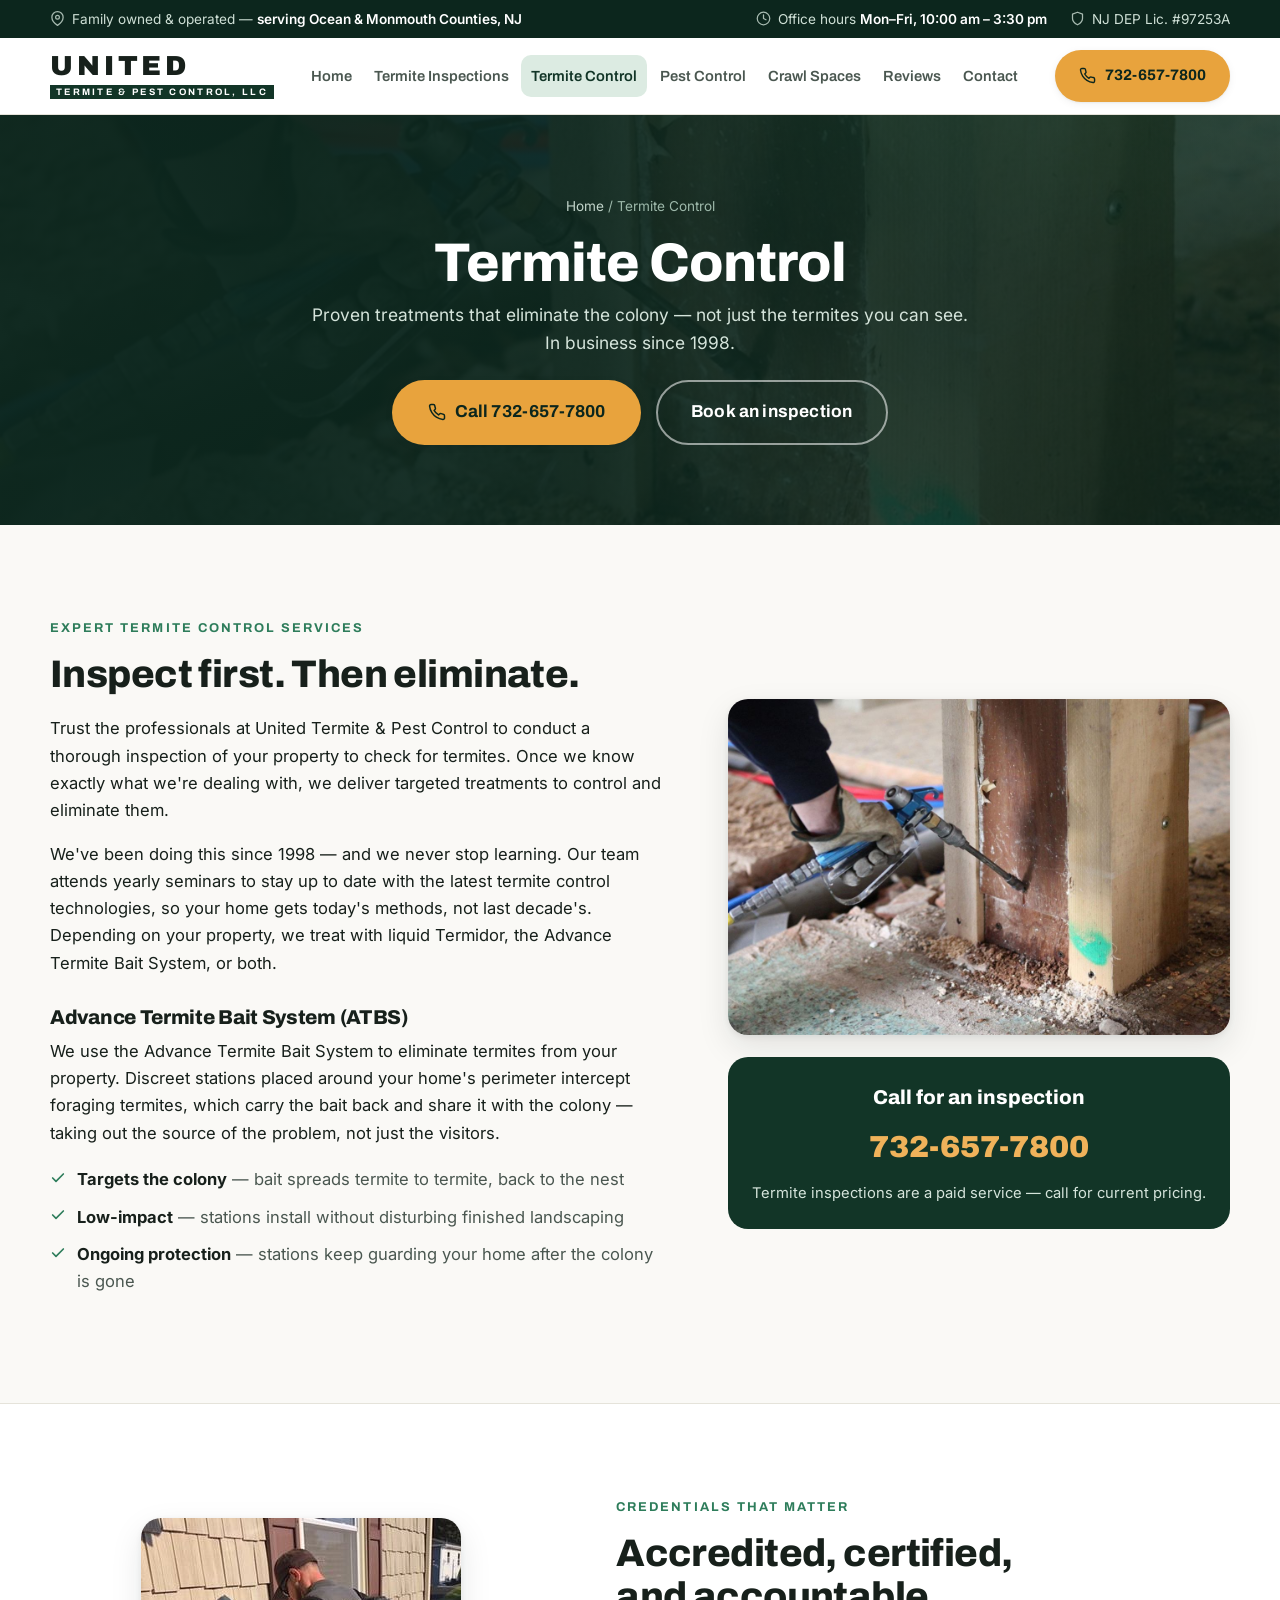
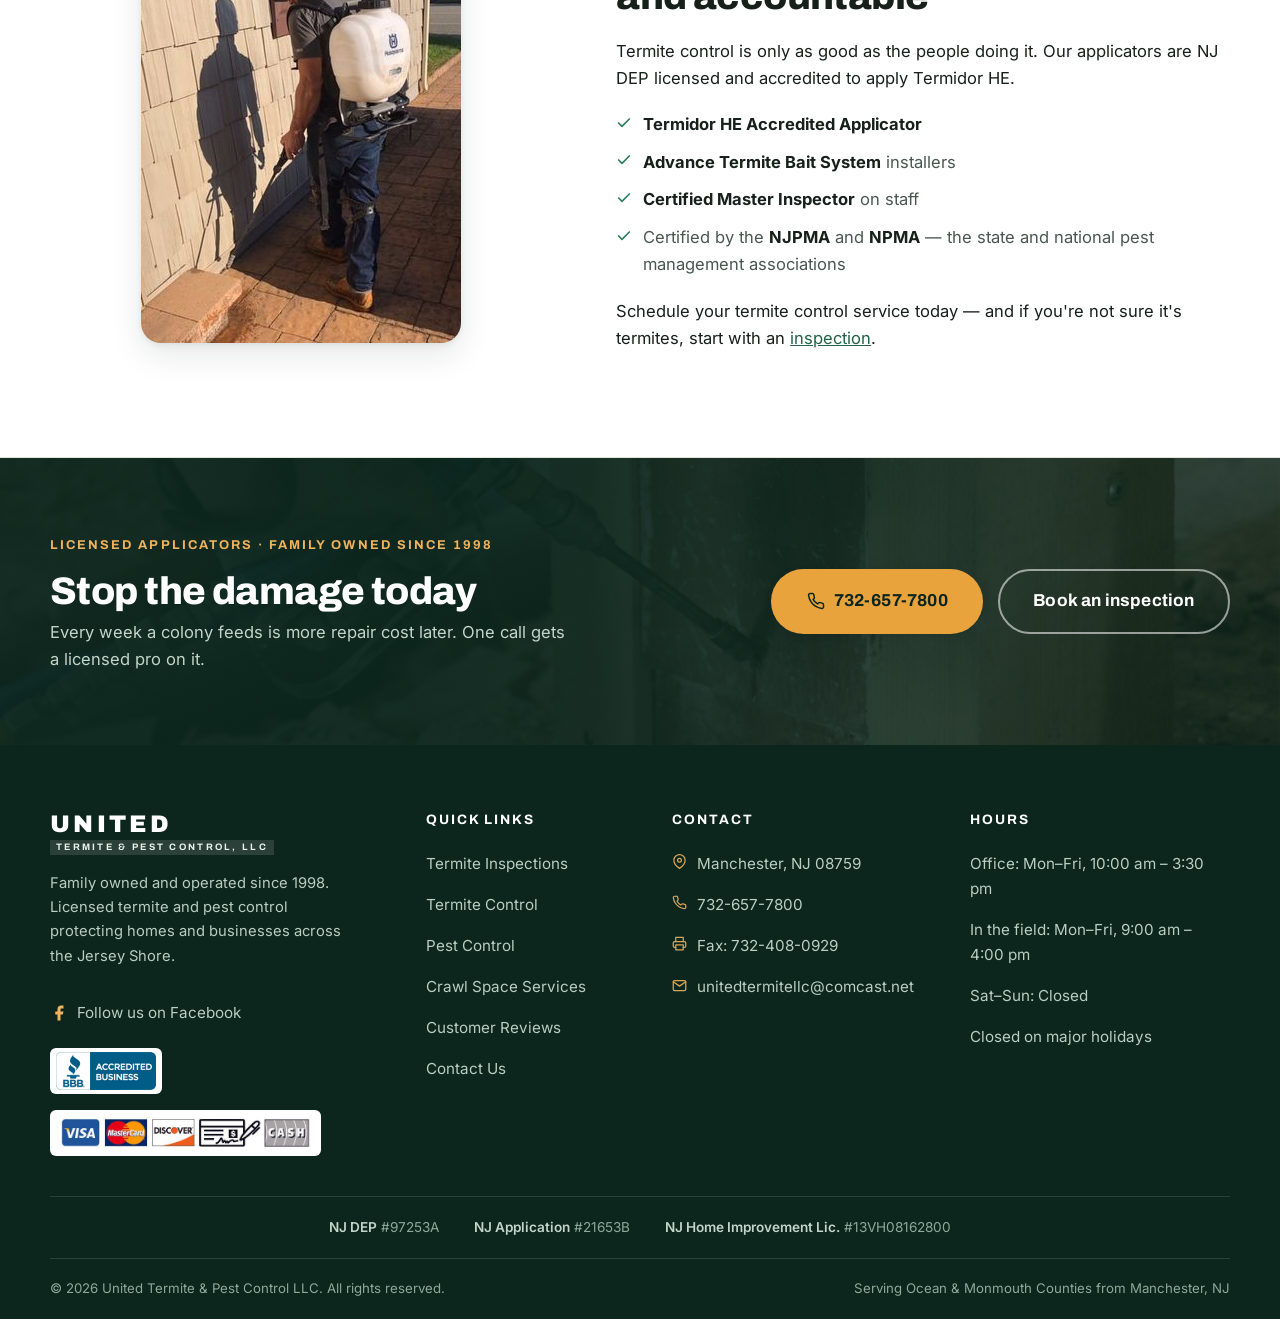
<file: termite-control.html>
<!DOCTYPE html>
<html lang="en">
<head>
  <meta charset="utf-8">
  <meta name="viewport" content="width=device-width, initial-scale=1">
  <meta name="theme-color" content="#0c261d">
  <meta name="twitter:card" content="summary_large_image">
  <title>Termite Control | Manchester, NJ | United Termite &amp; Pest Control LLC</title>
  <meta name="description" content="Expert termite control with the Advance Termite Bait System in Ocean &amp; Monmouth Counties, NJ. In business since 1998. Call 732-657-7800 to book an inspection.">
  <link rel="canonical" href="https://www.unitedtermitenj.net/termite-control.html">
  <meta property="og:type" content="website">
  <meta property="og:title" content="Termite Control | United Termite &amp; Pest Control LLC">
  <meta property="og:description" content="Expert termite control on the Jersey Shore since 1998. Call 732-657-7800 to book an inspection.">
  <meta property="og:image" content="https://www.unitedtermitenj.net/images/og-card.jpg">
  <meta property="og:url" content="https://www.unitedtermitenj.net/termite-control.html">
  <link rel="icon" type="image/svg+xml" href="favicon.svg">
  <link rel="apple-touch-icon" href="apple-touch-icon.png">
  <link rel="manifest" href="site.webmanifest">
  <link rel="preload" as="font" type="font/woff2" href="fonts/inter-latin.woff2" crossorigin>
  <link rel="preload" as="font" type="font/woff2" href="fonts/archivo-latin.woff2" crossorigin>
  <link rel="preload" as="image" href="images/treatment-injection.jpg" fetchpriority="high">
  <link rel="stylesheet" href="css/styles.css">
  <script type="application/ld+json">
  {
    "@context": "https://schema.org",
    "@type": "Service",
    "serviceType": "Termite Control",
    "name": "Termite Control",
    "url": "https://www.unitedtermitenj.net/termite-control.html",
    "provider": {
      "@type": "LocalBusiness",
      "@id": "https://www.unitedtermitenj.net/#business",
      "name": "United Termite & Pest Control LLC",
      "telephone": "+1-732-657-7800"
    },
    "areaServed": ["Ocean County, NJ", "Monmouth County, NJ"]
  }
  </script>
  <script type="application/ld+json">
  {
    "@context": "https://schema.org",
    "@type": "BreadcrumbList",
    "itemListElement": [
      { "@type": "ListItem", "position": 1, "name": "Home", "item": "https://www.unitedtermitenj.net/" },
      { "@type": "ListItem", "position": 2, "name": "Termite Control", "item": "https://www.unitedtermitenj.net/termite-control.html" }
    ]
  }
  </script>
</head>
<body>
  <a class="skip-link" href="#main">Skip to content</a>

  <div class="topbar">
    <div class="container">
      <span class="topbar-item">
        <svg width="15" height="15" viewBox="0 0 24 24" fill="none" stroke="currentColor" stroke-width="2" stroke-linecap="round" stroke-linejoin="round" aria-hidden="true"><path d="M21 10c0 7-9 13-9 13s-9-6-9-13a9 9 0 0 1 18 0z"/><circle cx="12" cy="10" r="3"/></svg>
        <span><span class="topbar-lede">Family owned &amp; operated — </span><strong>serving Ocean &amp; Monmouth Counties, NJ</strong></span>
      </span>
      <div class="topbar-right">
        <span class="topbar-item topbar-hours">
          <svg width="15" height="15" viewBox="0 0 24 24" fill="none" stroke="currentColor" stroke-width="2" stroke-linecap="round" stroke-linejoin="round" aria-hidden="true"><circle cx="12" cy="12" r="10"/><polyline points="12 6 12 12 16 14"/></svg>
          <span>Office hours <strong>Mon–Fri, 10:00 am – 3:30 pm</strong></span>
        </span>
        <span class="topbar-item">
          <svg width="15" height="15" viewBox="0 0 24 24" fill="none" stroke="currentColor" stroke-width="2" stroke-linecap="round" stroke-linejoin="round" aria-hidden="true"><path d="M12 22s8-4 8-10V5l-8-3-8 3v7c0 6 8 10 8 10z"/></svg>
          <span>NJ DEP Lic. #97253A</span>
        </span>
      </div>
    </div>
  </div>

  <header class="site-header">
    <div class="container">
      <a class="brand" href="index.html" aria-label="United Termite and Pest Control LLC — home">
        <span class="brand-name">UNITED</span>
        <span class="brand-sub">TERMITE &amp; PEST CONTROL, LLC</span>
      </a>
      <button class="nav-toggle" aria-expanded="false" aria-controls="site-nav">
        <span class="bars"></span>
        <span class="visually-hidden">Menu</span>
      </button>
      <nav class="site-nav" id="site-nav" aria-label="Main navigation">
        <a href="index.html">Home</a>
        <a href="termite-inspections.html">Termite Inspections</a>
        <a href="termite-control.html" aria-current="page">Termite Control</a>
        <a href="pest-control.html">Pest Control</a>
        <a href="crawl-space-services.html">Crawl Spaces</a>
        <a href="reviews.html">Reviews</a>
        <a href="contact.html">Contact</a>
        <a class="nav-call" href="tel:+17326577800">Call 732-657-7800</a>
      </nav>
      <div class="header-cta">
        <a class="btn btn--primary" href="tel:+17326577800">
          <svg width="17" height="17" viewBox="0 0 24 24" fill="none" stroke="currentColor" stroke-width="2" stroke-linecap="round" stroke-linejoin="round" aria-hidden="true"><path d="M22 16.92v3a2 2 0 0 1-2.18 2 19.79 19.79 0 0 1-8.63-3.07 19.5 19.5 0 0 1-6-6 19.79 19.79 0 0 1-3.07-8.67A2 2 0 0 1 4.11 2h3a2 2 0 0 1 2 1.72 12.84 12.84 0 0 0 .7 2.81 2 2 0 0 1-.45 2.11L8.09 9.91a16 16 0 0 0 6 6l1.27-1.27a2 2 0 0 1 2.11-.45 12.84 12.84 0 0 0 2.81.7A2 2 0 0 1 22 16.92z"/></svg>
          732-657-7800
        </a>
      </div>
    </div>
  </header>

  <main id="main">

    <section class="page-hero page-hero--injection">
      <div class="container">
        <nav class="breadcrumbs" aria-label="Breadcrumb"><a href="index.html">Home</a> / Termite Control</nav>
        <h1>Termite Control</h1>
        <p class="page-hero-sub">Proven treatments that eliminate the colony — not just the termites you can see. In business since 1998.</p>
        <div class="hero-ctas">
          <a class="btn btn--primary btn--lg" href="tel:+17326577800">
            <svg width="18" height="18" viewBox="0 0 24 24" fill="none" stroke="currentColor" stroke-width="2" stroke-linecap="round" stroke-linejoin="round" aria-hidden="true"><path d="M22 16.92v3a2 2 0 0 1-2.18 2 19.79 19.79 0 0 1-8.63-3.07 19.5 19.5 0 0 1-6-6 19.79 19.79 0 0 1-3.07-8.67A2 2 0 0 1 4.11 2h3a2 2 0 0 1 2 1.72 12.84 12.84 0 0 0 .7 2.81 2 2 0 0 1-.45 2.11L8.09 9.91a16 16 0 0 0 6 6l1.27-1.27a2 2 0 0 1 2.11-.45 12.84 12.84 0 0 0 2.81.7A2 2 0 0 1 22 16.92z"/></svg>
            Call 732-657-7800
          </a>
          <a class="btn btn--light-outline btn--lg" href="contact.html">Book an inspection</a>
        </div>
      </div>
    </section>

    <section class="section">
      <div class="container split">
        <div class="reveal">
          <span class="kicker">Expert termite control services</span>
          <h2>Inspect first. Then eliminate.</h2>
          <p>Trust the professionals at United Termite &amp; Pest Control to conduct a thorough inspection of your property to check for termites. Once we know exactly what we're dealing with, we deliver targeted treatments to control and eliminate them.</p>
          <p>We've been doing this since 1998 — and we never stop learning. Our team attends yearly seminars to stay up to date with the latest termite control technologies, so your home gets today's methods, not last decade's. Depending on your property, we treat with liquid Termidor, the Advance Termite Bait System, or both.</p>
          <h3 style="margin-top:1.8rem">Advance Termite Bait System (ATBS)</h3>
          <p>We use the Advance Termite Bait System to eliminate termites from your property. Discreet stations placed around your home's perimeter intercept foraging termites, which carry the bait back and share it with the colony — taking out the source of the problem, not just the visitors.</p>
          <ul class="checklist">
            <li><svg width="16" height="16" viewBox="0 0 24 24" fill="none" stroke="currentColor" stroke-width="2.5" stroke-linecap="round" stroke-linejoin="round" aria-hidden="true"><polyline points="20 6 9 17 4 12"/></svg><span><strong>Targets the colony</strong> — bait spreads termite to termite, back to the nest</span></li>
            <li><svg width="16" height="16" viewBox="0 0 24 24" fill="none" stroke="currentColor" stroke-width="2.5" stroke-linecap="round" stroke-linejoin="round" aria-hidden="true"><polyline points="20 6 9 17 4 12"/></svg><span><strong>Low-impact</strong> — stations install without disturbing finished landscaping</span></li>
            <li><svg width="16" height="16" viewBox="0 0 24 24" fill="none" stroke="currentColor" stroke-width="2.5" stroke-linecap="round" stroke-linejoin="round" aria-hidden="true"><polyline points="20 6 9 17 4 12"/></svg><span><strong>Ongoing protection</strong> — stations keep guarding your home after the colony is gone</span></li>
          </ul>
        </div>
        <div class="reveal">
          <div class="split-media" style="margin-bottom:1.4rem">
            <img src="images/treatment-injection.jpg" alt="Technician injecting termite treatment into a wooden support post" width="1200" height="804" decoding="async">
          </div>
          <div class="callout callout--phone">
            <p class="callout-title">Call for an inspection</p>
            <a class="phone-big" href="tel:+17326577800">732-657-7800</a>
            <p>Termite inspections are a paid service — call for current pricing.</p>
          </div>
        </div>
      </div>
    </section>

    <section class="section section--alt">
      <div class="container split--reverse split">
        <div class="split-media reveal">
          <img class="photo--native" src="images/tech-foundation.jpg" alt="United technician applying a perimeter treatment along a home's foundation" loading="lazy" width="320" height="425" decoding="async">
        </div>
        <div class="reveal">
          <span class="kicker">Credentials that matter</span>
          <h2>Accredited, certified, and accountable</h2>
          <p>Termite control is only as good as the people doing it. Our applicators are NJ DEP licensed and accredited to apply Termidor HE.</p>
          <ul class="checklist">
            <li><svg width="16" height="16" viewBox="0 0 24 24" fill="none" stroke="currentColor" stroke-width="2.5" stroke-linecap="round" stroke-linejoin="round" aria-hidden="true"><polyline points="20 6 9 17 4 12"/></svg><span><strong>Termidor HE Accredited Applicator</strong></span></li>
            <li><svg width="16" height="16" viewBox="0 0 24 24" fill="none" stroke="currentColor" stroke-width="2.5" stroke-linecap="round" stroke-linejoin="round" aria-hidden="true"><polyline points="20 6 9 17 4 12"/></svg><span><strong>Advance Termite Bait System</strong> installers</span></li>
            <li><svg width="16" height="16" viewBox="0 0 24 24" fill="none" stroke="currentColor" stroke-width="2.5" stroke-linecap="round" stroke-linejoin="round" aria-hidden="true"><polyline points="20 6 9 17 4 12"/></svg><span><strong>Certified Master Inspector</strong> on staff</span></li>
            <li><svg width="16" height="16" viewBox="0 0 24 24" fill="none" stroke="currentColor" stroke-width="2.5" stroke-linecap="round" stroke-linejoin="round" aria-hidden="true"><polyline points="20 6 9 17 4 12"/></svg><span>Certified by the <strong>NJPMA</strong> and <strong>NPMA</strong> — the state and national pest management associations</span></li>
          </ul>
          <p>Schedule your termite control service today — and if you're not sure it's termites, start with an <a href="termite-inspections.html">inspection</a>.</p>
        </div>
      </div>
    </section>

    <section class="cta-band cta-band--photo">
      <div class="container">
        <div class="reveal">
          <span class="kicker">Licensed applicators · Family owned since 1998</span>
          <h2>Stop the damage today</h2>
          <p>Every week a colony feeds is more repair cost later. One call gets a licensed pro on it.</p>
        </div>
        <div class="cta-actions reveal">
          <a class="btn btn--primary btn--lg" href="tel:+17326577800">
            <svg width="18" height="18" viewBox="0 0 24 24" fill="none" stroke="currentColor" stroke-width="2" stroke-linecap="round" stroke-linejoin="round" aria-hidden="true"><path d="M22 16.92v3a2 2 0 0 1-2.18 2 19.79 19.79 0 0 1-8.63-3.07 19.5 19.5 0 0 1-6-6 19.79 19.79 0 0 1-3.07-8.67A2 2 0 0 1 4.11 2h3a2 2 0 0 1 2 1.72 12.84 12.84 0 0 0 .7 2.81 2 2 0 0 1-.45 2.11L8.09 9.91a16 16 0 0 0 6 6l1.27-1.27a2 2 0 0 1 2.11-.45 12.84 12.84 0 0 0 2.81.7A2 2 0 0 1 22 16.92z"/></svg>
            732-657-7800
          </a>
          <a class="btn btn--light-outline btn--lg" href="contact.html">Book an inspection</a>
        </div>
      </div>
    </section>
  </main>

  <footer class="site-footer">
    <div class="container">
      <div class="footer-main">
        <div class="footer-brand">
          <a class="brand" href="index.html" aria-label="United Termite and Pest Control LLC — home">
            <span class="brand-name">UNITED</span>
            <span class="brand-sub">TERMITE &amp; PEST CONTROL, LLC</span>
          </a>
          <p>Family owned and operated since 1998. Licensed termite and pest control protecting homes and businesses across the Jersey Shore.</p>
          <a class="footer-social" href="https://www.facebook.com/united-termite-pest-control-llc-146600598717512" target="_blank" rel="noopener">
            <svg width="18" height="18" viewBox="0 0 24 24" fill="currentColor" aria-hidden="true"><path d="M18 2h-3a5 5 0 0 0-5 5v3H7v4h3v8h4v-8h3l1-4h-4V7a1 1 0 0 1 1-1h3z"/></svg>
            Follow us on Facebook
          </a>
          <div class="footer-badges">
            <img src="images/bbb.png" alt="BBB Accredited Business" loading="lazy" width="300" height="114" decoding="async">
            <img src="images/payment-options.jpg" alt="Accepted payment methods" loading="lazy" width="626" height="92" decoding="async">
          </div>
        </div>
        <nav class="footer-col" aria-label="Footer links">
          <h3 class="footer-heading">Quick Links</h3>
          <ul>
            <li><a href="termite-inspections.html">Termite Inspections</a></li>
            <li><a href="termite-control.html">Termite Control</a></li>
            <li><a href="pest-control.html">Pest Control</a></li>
            <li><a href="crawl-space-services.html">Crawl Space Services</a></li>
            <li><a href="reviews.html">Customer Reviews</a></li>
            <li><a href="contact.html">Contact Us</a></li>
          </ul>
        </nav>
        <div class="footer-col">
          <h3 class="footer-heading">Contact</h3>
          <ul>
            <li>
              <svg width="15" height="15" viewBox="0 0 24 24" fill="none" stroke="currentColor" stroke-width="2" stroke-linecap="round" stroke-linejoin="round" aria-hidden="true"><path d="M21 10c0 7-9 13-9 13s-9-6-9-13a9 9 0 0 1 18 0z"/><circle cx="12" cy="10" r="3"/></svg>
              <span>Manchester, NJ 08759</span>
            </li>
            <li>
              <svg width="15" height="15" viewBox="0 0 24 24" fill="none" stroke="currentColor" stroke-width="2" stroke-linecap="round" stroke-linejoin="round" aria-hidden="true"><path d="M22 16.92v3a2 2 0 0 1-2.18 2 19.79 19.79 0 0 1-8.63-3.07 19.5 19.5 0 0 1-6-6 19.79 19.79 0 0 1-3.07-8.67A2 2 0 0 1 4.11 2h3a2 2 0 0 1 2 1.72 12.84 12.84 0 0 0 .7 2.81 2 2 0 0 1-.45 2.11L8.09 9.91a16 16 0 0 0 6 6l1.27-1.27a2 2 0 0 1 2.11-.45 12.84 12.84 0 0 0 2.81.7A2 2 0 0 1 22 16.92z"/></svg>
              <a href="tel:+17326577800">732-657-7800</a>
            </li>
            <li>
              <svg width="15" height="15" viewBox="0 0 24 24" fill="none" stroke="currentColor" stroke-width="2" stroke-linecap="round" stroke-linejoin="round" aria-hidden="true"><polyline points="6 9 6 2 18 2 18 9"/><path d="M6 18H4a2 2 0 0 1-2-2v-5a2 2 0 0 1 2-2h16a2 2 0 0 1 2 2v5a2 2 0 0 1-2 2h-2"/><rect x="6" y="14" width="12" height="8"/></svg>
              <span>Fax: 732-408-0929</span>
            </li>
            <li>
              <svg width="15" height="15" viewBox="0 0 24 24" fill="none" stroke="currentColor" stroke-width="2" stroke-linecap="round" stroke-linejoin="round" aria-hidden="true"><path d="M4 4h16c1.1 0 2 .9 2 2v12c0 1.1-.9 2-2 2H4c-1.1 0-2-.9-2-2V6c0-1.1.9-2 2-2z"/><polyline points="22,6 12,13 2,6"/></svg>
              <a href="mailto:unitedtermitellc@comcast.net">unitedtermitellc@comcast.net</a>
            </li>
          </ul>
        </div>
        <div class="footer-col">
          <h3 class="footer-heading">Hours</h3>
          <ul>
            <li><span>Office: Mon–Fri, 10:00 am – 3:30 pm</span></li>
            <li><span>In the field: Mon–Fri, 9:00 am – 4:00 pm</span></li>
            <li><span>Sat–Sun: Closed</span></li>
            <li><span>Closed on major holidays</span></li>
          </ul>
        </div>
      </div>
      <div class="footer-licenses">
        <span><strong>NJ DEP</strong> #97253A</span>
        <span><strong>NJ Application</strong> #21653B</span>
        <span><strong>NJ Home Improvement Lic.</strong> #13VH08162800</span>
      </div>
      <div class="footer-bottom">
        <span>© <span data-year>2026</span> United Termite &amp; Pest Control LLC. All rights reserved.</span>
        <span>Serving Ocean &amp; Monmouth Counties from Manchester, NJ</span>
      </div>
    </div>
  </footer>

  <a class="call-fab" href="tel:+17326577800">
    <svg width="18" height="18" viewBox="0 0 24 24" fill="none" stroke="currentColor" stroke-width="2" stroke-linecap="round" stroke-linejoin="round" aria-hidden="true"><path d="M22 16.92v3a2 2 0 0 1-2.18 2 19.79 19.79 0 0 1-8.63-3.07 19.5 19.5 0 0 1-6-6 19.79 19.79 0 0 1-3.07-8.67A2 2 0 0 1 4.11 2h3a2 2 0 0 1 2 1.72 12.84 12.84 0 0 0 .7 2.81 2 2 0 0 1-.45 2.11L8.09 9.91a16 16 0 0 0 6 6l1.27-1.27a2 2 0 0 1 2.11-.45 12.84 12.84 0 0 0 2.81.7A2 2 0 0 1 22 16.92z"/></svg>
    Call Now
  </a>

  <script src="js/main.js" defer></script>
</body>
</html>
</file>
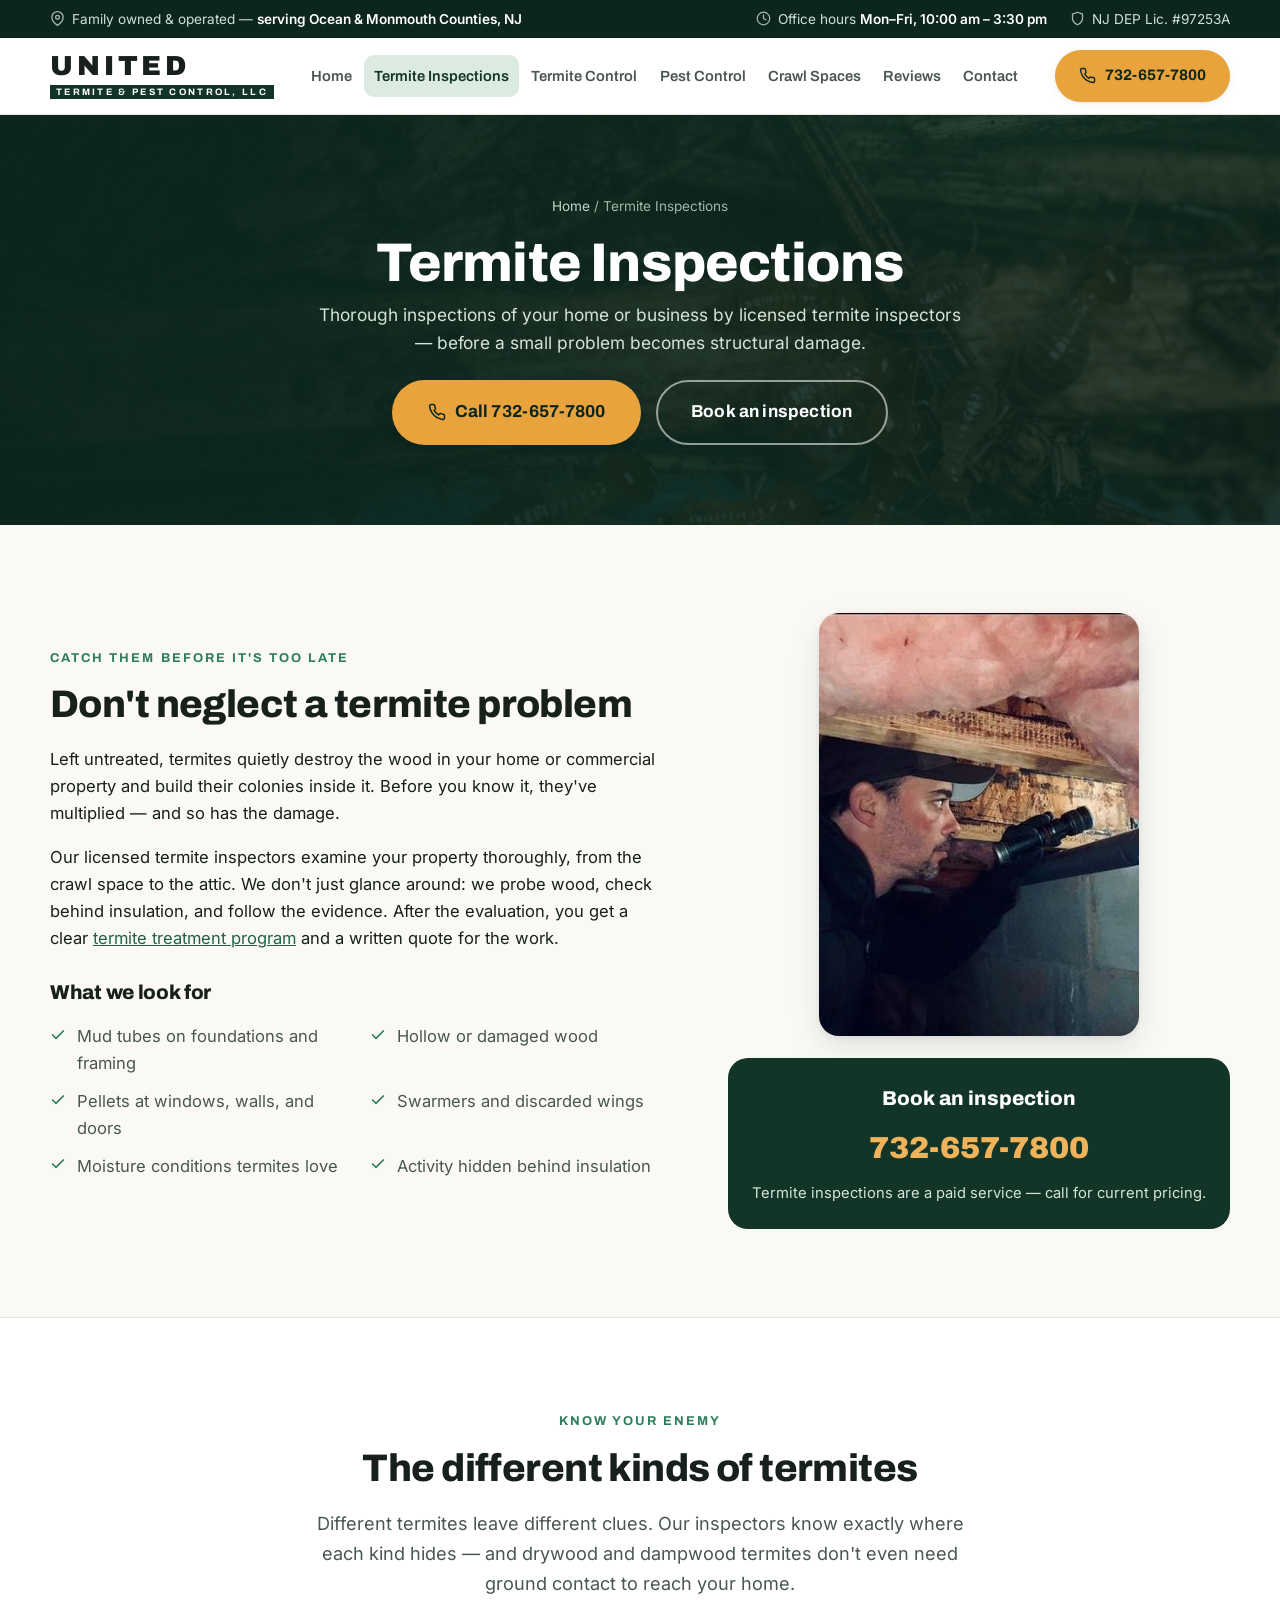
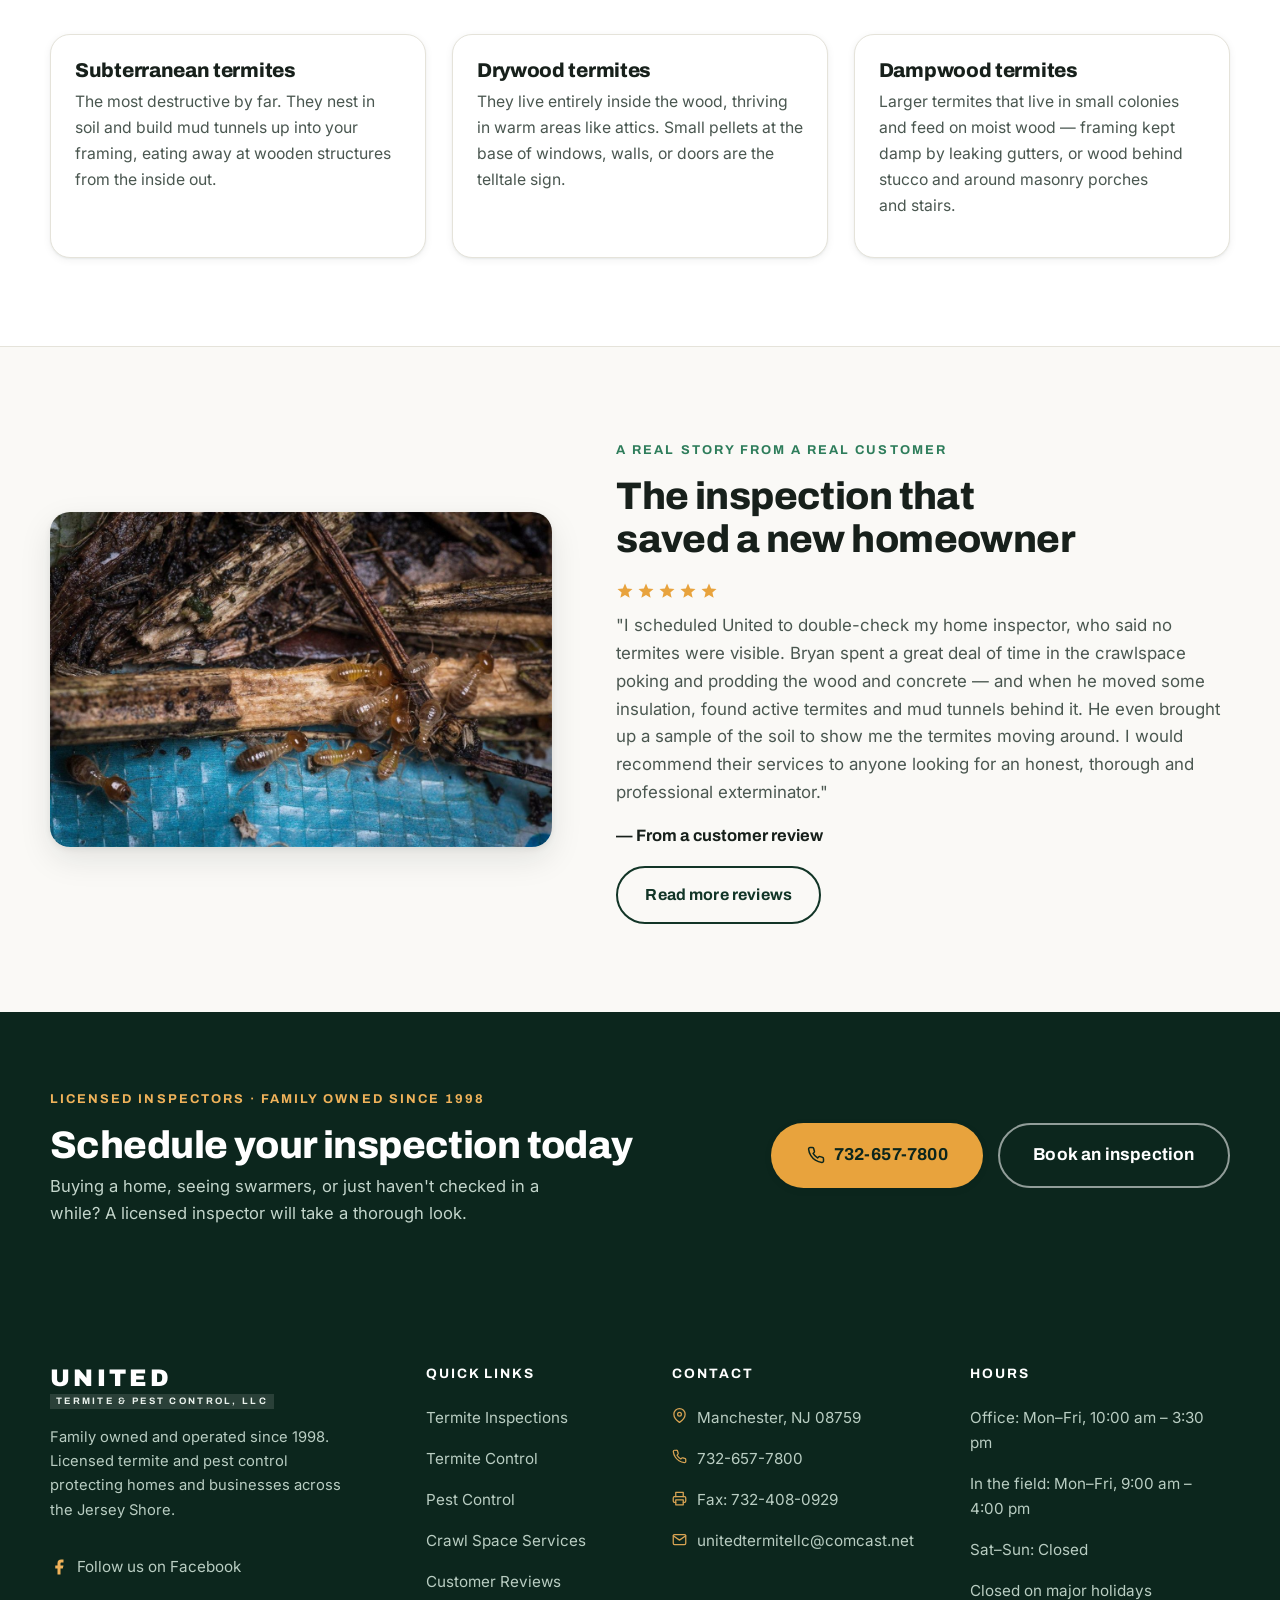
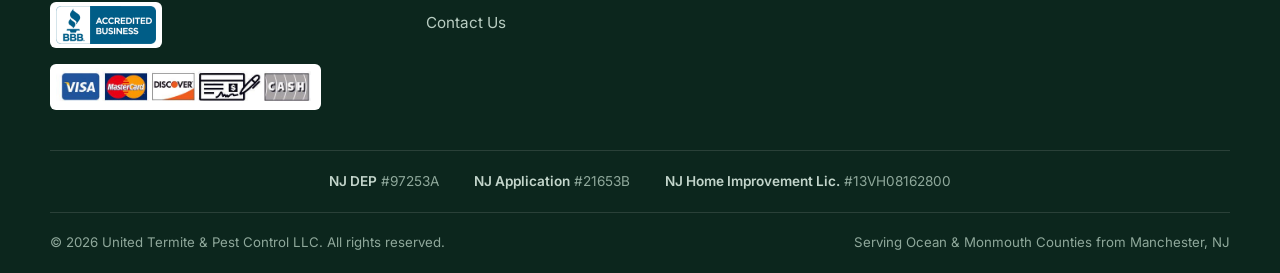
<file: termite-inspections.html>
<!DOCTYPE html>
<html lang="en">
<head>
  <meta charset="utf-8">
  <meta name="viewport" content="width=device-width, initial-scale=1">
  <meta name="theme-color" content="#0c261d">
  <meta name="twitter:card" content="summary_large_image">
  <title>Termite Inspections | Manchester, NJ | United Termite &amp; Pest Control LLC</title>
  <meta name="description" content="Thorough termite inspections for homes and businesses in Ocean &amp; Monmouth Counties, NJ. Licensed inspectors. Call 732-657-7800 to book.">
  <link rel="canonical" href="https://www.unitedtermitenj.net/termite-inspections.html">
  <meta property="og:type" content="website">
  <meta property="og:title" content="Termite Inspections | United Termite &amp; Pest Control LLC">
  <meta property="og:description" content="Licensed termite inspectors serving the Jersey Shore. Call 732-657-7800 to book an inspection.">
  <meta property="og:image" content="https://www.unitedtermitenj.net/images/og-card.jpg">
  <meta property="og:url" content="https://www.unitedtermitenj.net/termite-inspections.html">
  <link rel="icon" type="image/svg+xml" href="favicon.svg">
  <link rel="apple-touch-icon" href="apple-touch-icon.png">
  <link rel="manifest" href="site.webmanifest">
  <link rel="preload" as="font" type="font/woff2" href="fonts/inter-latin.woff2" crossorigin>
  <link rel="preload" as="font" type="font/woff2" href="fonts/archivo-latin.woff2" crossorigin>
  <link rel="preload" as="image" href="images/termites-macro.jpg" fetchpriority="high">
  <link rel="stylesheet" href="css/styles.css">
  <script type="application/ld+json">
  {
    "@context": "https://schema.org",
    "@type": "Service",
    "serviceType": "Termite Inspection",
    "name": "Termite Inspections",
    "url": "https://www.unitedtermitenj.net/termite-inspections.html",
    "provider": {
      "@type": "LocalBusiness",
      "@id": "https://www.unitedtermitenj.net/#business",
      "name": "United Termite & Pest Control LLC",
      "telephone": "+1-732-657-7800"
    },
    "areaServed": ["Ocean County, NJ", "Monmouth County, NJ"]
  }
  </script>
  <script type="application/ld+json">
  {
    "@context": "https://schema.org",
    "@type": "BreadcrumbList",
    "itemListElement": [
      { "@type": "ListItem", "position": 1, "name": "Home", "item": "https://www.unitedtermitenj.net/" },
      { "@type": "ListItem", "position": 2, "name": "Termite Inspections", "item": "https://www.unitedtermitenj.net/termite-inspections.html" }
    ]
  }
  </script>
</head>
<body>
  <a class="skip-link" href="#main">Skip to content</a>

  <div class="topbar">
    <div class="container">
      <span class="topbar-item">
        <svg width="15" height="15" viewBox="0 0 24 24" fill="none" stroke="currentColor" stroke-width="2" stroke-linecap="round" stroke-linejoin="round" aria-hidden="true"><path d="M21 10c0 7-9 13-9 13s-9-6-9-13a9 9 0 0 1 18 0z"/><circle cx="12" cy="10" r="3"/></svg>
        <span><span class="topbar-lede">Family owned &amp; operated — </span><strong>serving Ocean &amp; Monmouth Counties, NJ</strong></span>
      </span>
      <div class="topbar-right">
        <span class="topbar-item topbar-hours">
          <svg width="15" height="15" viewBox="0 0 24 24" fill="none" stroke="currentColor" stroke-width="2" stroke-linecap="round" stroke-linejoin="round" aria-hidden="true"><circle cx="12" cy="12" r="10"/><polyline points="12 6 12 12 16 14"/></svg>
          <span>Office hours <strong>Mon–Fri, 10:00 am – 3:30 pm</strong></span>
        </span>
        <span class="topbar-item">
          <svg width="15" height="15" viewBox="0 0 24 24" fill="none" stroke="currentColor" stroke-width="2" stroke-linecap="round" stroke-linejoin="round" aria-hidden="true"><path d="M12 22s8-4 8-10V5l-8-3-8 3v7c0 6 8 10 8 10z"/></svg>
          <span>NJ DEP Lic. #97253A</span>
        </span>
      </div>
    </div>
  </div>

  <header class="site-header">
    <div class="container">
      <a class="brand" href="index.html" aria-label="United Termite and Pest Control LLC — home">
        <span class="brand-name">UNITED</span>
        <span class="brand-sub">TERMITE &amp; PEST CONTROL, LLC</span>
      </a>
      <button class="nav-toggle" aria-expanded="false" aria-controls="site-nav">
        <span class="bars"></span>
        <span class="visually-hidden">Menu</span>
      </button>
      <nav class="site-nav" id="site-nav" aria-label="Main navigation">
        <a href="index.html">Home</a>
        <a href="termite-inspections.html" aria-current="page">Termite Inspections</a>
        <a href="termite-control.html">Termite Control</a>
        <a href="pest-control.html">Pest Control</a>
        <a href="crawl-space-services.html">Crawl Spaces</a>
        <a href="reviews.html">Reviews</a>
        <a href="contact.html">Contact</a>
        <a class="nav-call" href="tel:+17326577800">Call 732-657-7800</a>
      </nav>
      <div class="header-cta">
        <a class="btn btn--primary" href="tel:+17326577800">
          <svg width="17" height="17" viewBox="0 0 24 24" fill="none" stroke="currentColor" stroke-width="2" stroke-linecap="round" stroke-linejoin="round" aria-hidden="true"><path d="M22 16.92v3a2 2 0 0 1-2.18 2 19.79 19.79 0 0 1-8.63-3.07 19.5 19.5 0 0 1-6-6 19.79 19.79 0 0 1-3.07-8.67A2 2 0 0 1 4.11 2h3a2 2 0 0 1 2 1.72 12.84 12.84 0 0 0 .7 2.81 2 2 0 0 1-.45 2.11L8.09 9.91a16 16 0 0 0 6 6l1.27-1.27a2 2 0 0 1 2.11-.45 12.84 12.84 0 0 0 2.81.7A2 2 0 0 1 22 16.92z"/></svg>
          732-657-7800
        </a>
      </div>
    </div>
  </header>

  <main id="main">

    <section class="page-hero page-hero--termites">
      <div class="container">
        <nav class="breadcrumbs" aria-label="Breadcrumb"><a href="index.html">Home</a> / Termite Inspections</nav>
        <h1>Termite Inspections</h1>
        <p class="page-hero-sub">Thorough inspections of your home or business by licensed termite inspectors — before a small problem becomes structural damage.</p>
        <div class="hero-ctas">
          <a class="btn btn--primary btn--lg" href="tel:+17326577800">
            <svg width="18" height="18" viewBox="0 0 24 24" fill="none" stroke="currentColor" stroke-width="2" stroke-linecap="round" stroke-linejoin="round" aria-hidden="true"><path d="M22 16.92v3a2 2 0 0 1-2.18 2 19.79 19.79 0 0 1-8.63-3.07 19.5 19.5 0 0 1-6-6 19.79 19.79 0 0 1-3.07-8.67A2 2 0 0 1 4.11 2h3a2 2 0 0 1 2 1.72 12.84 12.84 0 0 0 .7 2.81 2 2 0 0 1-.45 2.11L8.09 9.91a16 16 0 0 0 6 6l1.27-1.27a2 2 0 0 1 2.11-.45 12.84 12.84 0 0 0 2.81.7A2 2 0 0 1 22 16.92z"/></svg>
            Call 732-657-7800
          </a>
          <a class="btn btn--light-outline btn--lg" href="contact.html">Book an inspection</a>
        </div>
      </div>
    </section>

    <section class="section">
      <div class="container split">
        <div class="reveal">
          <span class="kicker">Catch them before it's too late</span>
          <h2>Don't neglect a termite problem</h2>
          <p>Left untreated, termites quietly destroy the wood in your home or commercial property and build their colonies inside it. Before you know it, they've multiplied — and so has the damage.</p>
          <p>Our licensed termite inspectors examine your property thoroughly, from the crawl space to the attic. We don't just glance around: we probe wood, check behind insulation, and follow the evidence. After the evaluation, you get a clear <a href="termite-control.html">termite treatment program</a> and a written quote for the work.</p>
          <h3 style="margin-top:1.8rem">What we look for</h3>
          <ul class="checklist checklist--2col">
            <li><svg width="16" height="16" viewBox="0 0 24 24" fill="none" stroke="currentColor" stroke-width="2.5" stroke-linecap="round" stroke-linejoin="round" aria-hidden="true"><polyline points="20 6 9 17 4 12"/></svg>Mud tubes on foundations and framing</li>
            <li><svg width="16" height="16" viewBox="0 0 24 24" fill="none" stroke="currentColor" stroke-width="2.5" stroke-linecap="round" stroke-linejoin="round" aria-hidden="true"><polyline points="20 6 9 17 4 12"/></svg>Hollow or damaged wood</li>
            <li><svg width="16" height="16" viewBox="0 0 24 24" fill="none" stroke="currentColor" stroke-width="2.5" stroke-linecap="round" stroke-linejoin="round" aria-hidden="true"><polyline points="20 6 9 17 4 12"/></svg>Pellets at windows, walls, and doors</li>
            <li><svg width="16" height="16" viewBox="0 0 24 24" fill="none" stroke="currentColor" stroke-width="2.5" stroke-linecap="round" stroke-linejoin="round" aria-hidden="true"><polyline points="20 6 9 17 4 12"/></svg>Swarmers and discarded wings</li>
            <li><svg width="16" height="16" viewBox="0 0 24 24" fill="none" stroke="currentColor" stroke-width="2.5" stroke-linecap="round" stroke-linejoin="round" aria-hidden="true"><polyline points="20 6 9 17 4 12"/></svg>Moisture conditions termites love</li>
            <li><svg width="16" height="16" viewBox="0 0 24 24" fill="none" stroke="currentColor" stroke-width="2.5" stroke-linecap="round" stroke-linejoin="round" aria-hidden="true"><polyline points="20 6 9 17 4 12"/></svg>Activity hidden behind insulation</li>
          </ul>
        </div>
        <div class="reveal">
          <div class="split-media" style="margin-bottom:1.4rem">
            <img class="photo--native" src="images/tech-crawlspace.jpg" alt="United inspector checking floor joists in a crawl space with a flashlight" width="320" height="423" decoding="async">
          </div>
          <div class="callout callout--phone">
            <p class="callout-title">Book an inspection</p>
            <a class="phone-big" href="tel:+17326577800">732-657-7800</a>
            <p>Termite inspections are a paid service — call for current pricing.</p>
          </div>
        </div>
      </div>
    </section>

    <section class="section section--alt">
      <div class="container">
        <div class="center reveal">
          <span class="kicker">Know your enemy</span>
          <h2>The different kinds of termites</h2>
          <p class="lede">Different termites leave different clues. Our inspectors know exactly where each kind hides — and drywood and dampwood termites don't even need ground contact to reach your home.</p>
        </div>
        <div class="grid grid--3 grid-below-intro">
          <div class="card reveal">
            <div class="card-body">
              <h3>Subterranean termites</h3>
              <p>The most destructive by far. They nest in soil and build mud tunnels up into your framing, eating away at wooden structures from the inside out.</p>
            </div>
          </div>
          <div class="card reveal">
            <div class="card-body">
              <h3>Drywood termites</h3>
              <p>They live entirely inside the wood, thriving in warm areas like attics. Small pellets at the base of windows, walls, or doors are the telltale sign.</p>
            </div>
          </div>
          <div class="card reveal">
            <div class="card-body">
              <h3>Dampwood termites</h3>
              <p>Larger termites that live in small colonies and feed on moist wood — framing kept damp by leaking gutters, or wood behind stucco and around masonry porches and stairs.</p>
            </div>
          </div>
        </div>
      </div>
    </section>

    <section class="section">
      <div class="container split--reverse split">
        <div class="split-media reveal">
          <img src="images/termites-macro.jpg" alt="Close-up of subterranean termites feeding on wood" loading="lazy" width="1200" height="801" decoding="async">
        </div>
        <div class="reveal">
          <span class="kicker">A real story from a real customer</span>
          <h2>The inspection that saved a new homeowner</h2>
          <span class="stars" role="img" aria-label="5 out of 5 stars" style="margin-bottom:0.8rem">
            <svg viewBox="0 0 24 24" fill="currentColor" aria-hidden="true"><path d="M12 17.27 18.18 21l-1.64-7.03L22 9.24l-7.19-.61L12 2 9.19 8.63 2 9.24l5.46 4.73L5.82 21z"/></svg><svg viewBox="0 0 24 24" fill="currentColor" aria-hidden="true"><path d="M12 17.27 18.18 21l-1.64-7.03L22 9.24l-7.19-.61L12 2 9.19 8.63 2 9.24l5.46 4.73L5.82 21z"/></svg><svg viewBox="0 0 24 24" fill="currentColor" aria-hidden="true"><path d="M12 17.27 18.18 21l-1.64-7.03L22 9.24l-7.19-.61L12 2 9.19 8.63 2 9.24l5.46 4.73L5.82 21z"/></svg><svg viewBox="0 0 24 24" fill="currentColor" aria-hidden="true"><path d="M12 17.27 18.18 21l-1.64-7.03L22 9.24l-7.19-.61L12 2 9.19 8.63 2 9.24l5.46 4.73L5.82 21z"/></svg><svg viewBox="0 0 24 24" fill="currentColor" aria-hidden="true"><path d="M12 17.27 18.18 21l-1.64-7.03L22 9.24l-7.19-.61L12 2 9.19 8.63 2 9.24l5.46 4.73L5.82 21z"/></svg>
          </span>
          <blockquote style="margin:0 0 1rem; color:var(--ink-soft); font-size:1.05rem">"I scheduled United to double-check my home inspector, who said no termites were visible. Bryan spent a great deal of time in the crawlspace poking and prodding the wood and concrete — and when he moved some insulation, found active termites and mud tunnels behind it. He even brought up a sample of the soil to show me the termites moving around. I would recommend their services to anyone looking for an honest, thorough and professional exterminator."</blockquote>
          <p style="font-family:var(--font-display); font-weight:700">— From a customer review</p>
          <a class="btn btn--outline" href="reviews.html">Read more reviews</a>
        </div>
      </div>
    </section>

    <section class="cta-band">
      <div class="container">
        <div class="reveal">
          <span class="kicker">Licensed inspectors · Family owned since 1998</span>
          <h2>Schedule your inspection today</h2>
          <p>Buying a home, seeing swarmers, or just haven't checked in a while? A licensed inspector will take a thorough look.</p>
        </div>
        <div class="cta-actions reveal">
          <a class="btn btn--primary btn--lg" href="tel:+17326577800">
            <svg width="18" height="18" viewBox="0 0 24 24" fill="none" stroke="currentColor" stroke-width="2" stroke-linecap="round" stroke-linejoin="round" aria-hidden="true"><path d="M22 16.92v3a2 2 0 0 1-2.18 2 19.79 19.79 0 0 1-8.63-3.07 19.5 19.5 0 0 1-6-6 19.79 19.79 0 0 1-3.07-8.67A2 2 0 0 1 4.11 2h3a2 2 0 0 1 2 1.72 12.84 12.84 0 0 0 .7 2.81 2 2 0 0 1-.45 2.11L8.09 9.91a16 16 0 0 0 6 6l1.27-1.27a2 2 0 0 1 2.11-.45 12.84 12.84 0 0 0 2.81.7A2 2 0 0 1 22 16.92z"/></svg>
            732-657-7800
          </a>
          <a class="btn btn--light-outline btn--lg" href="contact.html">Book an inspection</a>
        </div>
      </div>
    </section>
  </main>

  <footer class="site-footer">
    <div class="container">
      <div class="footer-main">
        <div class="footer-brand">
          <a class="brand" href="index.html" aria-label="United Termite and Pest Control LLC — home">
            <span class="brand-name">UNITED</span>
            <span class="brand-sub">TERMITE &amp; PEST CONTROL, LLC</span>
          </a>
          <p>Family owned and operated since 1998. Licensed termite and pest control protecting homes and businesses across the Jersey Shore.</p>
          <a class="footer-social" href="https://www.facebook.com/united-termite-pest-control-llc-146600598717512" target="_blank" rel="noopener">
            <svg width="18" height="18" viewBox="0 0 24 24" fill="currentColor" aria-hidden="true"><path d="M18 2h-3a5 5 0 0 0-5 5v3H7v4h3v8h4v-8h3l1-4h-4V7a1 1 0 0 1 1-1h3z"/></svg>
            Follow us on Facebook
          </a>
          <div class="footer-badges">
            <img src="images/bbb.png" alt="BBB Accredited Business" loading="lazy" width="300" height="114" decoding="async">
            <img src="images/payment-options.jpg" alt="Accepted payment methods" loading="lazy" width="626" height="92" decoding="async">
          </div>
        </div>
        <nav class="footer-col" aria-label="Footer links">
          <h3 class="footer-heading">Quick Links</h3>
          <ul>
            <li><a href="termite-inspections.html">Termite Inspections</a></li>
            <li><a href="termite-control.html">Termite Control</a></li>
            <li><a href="pest-control.html">Pest Control</a></li>
            <li><a href="crawl-space-services.html">Crawl Space Services</a></li>
            <li><a href="reviews.html">Customer Reviews</a></li>
            <li><a href="contact.html">Contact Us</a></li>
          </ul>
        </nav>
        <div class="footer-col">
          <h3 class="footer-heading">Contact</h3>
          <ul>
            <li>
              <svg width="15" height="15" viewBox="0 0 24 24" fill="none" stroke="currentColor" stroke-width="2" stroke-linecap="round" stroke-linejoin="round" aria-hidden="true"><path d="M21 10c0 7-9 13-9 13s-9-6-9-13a9 9 0 0 1 18 0z"/><circle cx="12" cy="10" r="3"/></svg>
              <span>Manchester, NJ 08759</span>
            </li>
            <li>
              <svg width="15" height="15" viewBox="0 0 24 24" fill="none" stroke="currentColor" stroke-width="2" stroke-linecap="round" stroke-linejoin="round" aria-hidden="true"><path d="M22 16.92v3a2 2 0 0 1-2.18 2 19.79 19.79 0 0 1-8.63-3.07 19.5 19.5 0 0 1-6-6 19.79 19.79 0 0 1-3.07-8.67A2 2 0 0 1 4.11 2h3a2 2 0 0 1 2 1.72 12.84 12.84 0 0 0 .7 2.81 2 2 0 0 1-.45 2.11L8.09 9.91a16 16 0 0 0 6 6l1.27-1.27a2 2 0 0 1 2.11-.45 12.84 12.84 0 0 0 2.81.7A2 2 0 0 1 22 16.92z"/></svg>
              <a href="tel:+17326577800">732-657-7800</a>
            </li>
            <li>
              <svg width="15" height="15" viewBox="0 0 24 24" fill="none" stroke="currentColor" stroke-width="2" stroke-linecap="round" stroke-linejoin="round" aria-hidden="true"><polyline points="6 9 6 2 18 2 18 9"/><path d="M6 18H4a2 2 0 0 1-2-2v-5a2 2 0 0 1 2-2h16a2 2 0 0 1 2 2v5a2 2 0 0 1-2 2h-2"/><rect x="6" y="14" width="12" height="8"/></svg>
              <span>Fax: 732-408-0929</span>
            </li>
            <li>
              <svg width="15" height="15" viewBox="0 0 24 24" fill="none" stroke="currentColor" stroke-width="2" stroke-linecap="round" stroke-linejoin="round" aria-hidden="true"><path d="M4 4h16c1.1 0 2 .9 2 2v12c0 1.1-.9 2-2 2H4c-1.1 0-2-.9-2-2V6c0-1.1.9-2 2-2z"/><polyline points="22,6 12,13 2,6"/></svg>
              <a href="mailto:unitedtermitellc@comcast.net">unitedtermitellc@comcast.net</a>
            </li>
          </ul>
        </div>
        <div class="footer-col">
          <h3 class="footer-heading">Hours</h3>
          <ul>
            <li><span>Office: Mon–Fri, 10:00 am – 3:30 pm</span></li>
            <li><span>In the field: Mon–Fri, 9:00 am – 4:00 pm</span></li>
            <li><span>Sat–Sun: Closed</span></li>
            <li><span>Closed on major holidays</span></li>
          </ul>
        </div>
      </div>
      <div class="footer-licenses">
        <span><strong>NJ DEP</strong> #97253A</span>
        <span><strong>NJ Application</strong> #21653B</span>
        <span><strong>NJ Home Improvement Lic.</strong> #13VH08162800</span>
      </div>
      <div class="footer-bottom">
        <span>© <span data-year>2026</span> United Termite &amp; Pest Control LLC. All rights reserved.</span>
        <span>Serving Ocean &amp; Monmouth Counties from Manchester, NJ</span>
      </div>
    </div>
  </footer>

  <a class="call-fab" href="tel:+17326577800">
    <svg width="18" height="18" viewBox="0 0 24 24" fill="none" stroke="currentColor" stroke-width="2" stroke-linecap="round" stroke-linejoin="round" aria-hidden="true"><path d="M22 16.92v3a2 2 0 0 1-2.18 2 19.79 19.79 0 0 1-8.63-3.07 19.5 19.5 0 0 1-6-6 19.79 19.79 0 0 1-3.07-8.67A2 2 0 0 1 4.11 2h3a2 2 0 0 1 2 1.72 12.84 12.84 0 0 0 .7 2.81 2 2 0 0 1-.45 2.11L8.09 9.91a16 16 0 0 0 6 6l1.27-1.27a2 2 0 0 1 2.11-.45 12.84 12.84 0 0 0 2.81.7A2 2 0 0 1 22 16.92z"/></svg>
    Call Now
  </a>

  <script src="js/main.js" defer></script>
</body>
</html>
</file>
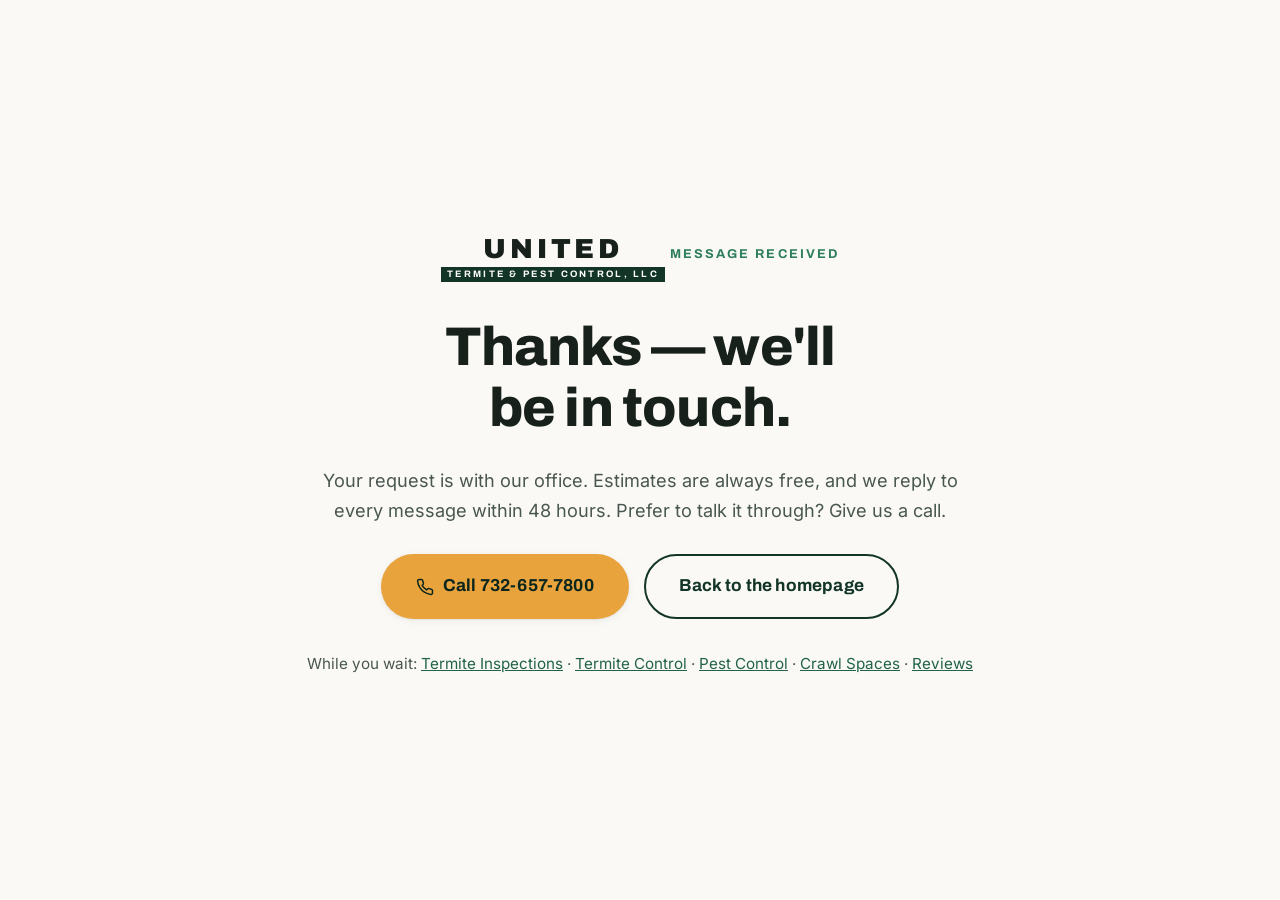
<file: thank-you.html>
<!DOCTYPE html>
<html lang="en">
<head>
  <meta charset="utf-8">
  <meta name="viewport" content="width=device-width, initial-scale=1">
  <meta name="theme-color" content="#0c261d">
  <title>Message Received | United Termite &amp; Pest Control LLC</title>
  <meta name="robots" content="noindex">
  <link rel="icon" type="image/svg+xml" href="favicon.svg">
  <link rel="apple-touch-icon" href="apple-touch-icon.png">
  <link rel="manifest" href="site.webmanifest">
  <link rel="preload" as="font" type="font/woff2" href="fonts/inter-latin.woff2" crossorigin>
  <link rel="preload" as="font" type="font/woff2" href="fonts/archivo-latin.woff2" crossorigin>
  <link rel="stylesheet" href="css/styles.css">
</head>
<body>
  <main id="main" style="min-height:100vh; display:grid; place-items:center; text-align:center; padding:2rem">
    <div>
      <a class="brand" href="index.html" style="margin-bottom:2.2rem" aria-label="United Termite and Pest Control LLC — home">
        <span class="brand-name">UNITED</span>
        <span class="brand-sub">TERMITE &amp; PEST CONTROL, LLC</span>
      </a>
      <p class="kicker" style="margin-top:2.2rem">Message received</p>
      <h1 style="max-width:20ch; margin-inline:auto">Thanks — we'll be in touch.</h1>
      <p class="lede" style="margin:0 auto 1.8rem">Your request is with our office. Estimates are always free, and we reply to
        every message within 48 hours. Prefer to talk it through? Give us a call.</p>
      <div style="display:flex; gap:0.9rem; justify-content:center; flex-wrap:wrap">
        <a class="btn btn--primary btn--lg" href="tel:+17326577800">
          <svg width="18" height="18" viewBox="0 0 24 24" fill="none" stroke="currentColor" stroke-width="2" stroke-linecap="round" stroke-linejoin="round" aria-hidden="true"><path d="M22 16.92v3a2 2 0 0 1-2.18 2 19.79 19.79 0 0 1-8.63-3.07 19.5 19.5 0 0 1-6-6 19.79 19.79 0 0 1-3.07-8.67A2 2 0 0 1 4.11 2h3a2 2 0 0 1 2 1.72 12.84 12.84 0 0 0 .7 2.81 2 2 0 0 1-.45 2.11L8.09 9.91a16 16 0 0 0 6 6l1.27-1.27a2 2 0 0 1 2.11-.45 12.84 12.84 0 0 0 2.81.7A2 2 0 0 1 22 16.92z"/></svg>
          Call 732-657-7800
        </a>
        <a class="btn btn--outline btn--lg" href="index.html">Back to the homepage</a>
      </div>
      <p style="margin-top:2rem; color:var(--ink-soft); font-size:0.95rem">
        While you wait:
        <a href="termite-inspections.html">Termite Inspections</a> ·
        <a href="termite-control.html">Termite Control</a> ·
        <a href="pest-control.html">Pest Control</a> ·
        <a href="crawl-space-services.html">Crawl Spaces</a> ·
        <a href="reviews.html">Reviews</a>
      </p>
    </div>
  </main>
</body>
</html>
</file>
<file: css/styles.css>
/* ==========================================================================
   United Termite & Pest Control LLC — site stylesheet
   ========================================================================== */

/* Self-hosted latin subsets (variable weights). Keeps first paint on one
   origin, removes the render-blocking Google stylesheet, and sends no
   visitor IP to a third party. Files: fonts/*.woff2 */
@font-face {
  font-family: "Archivo";
  font-style: normal;
  font-weight: 600 900;
  font-display: swap;
  src: url("../fonts/archivo-latin.woff2") format("woff2");
  unicode-range: U+0000-00FF, U+0131, U+0152-0153, U+02BB-02BC, U+02C6, U+02DA, U+02DC, U+0304, U+0308, U+0329, U+2000-206F, U+20AC, U+2122, U+2191, U+2193, U+2212, U+2215, U+FEFF, U+FFFD;
}
@font-face {
  font-family: "Inter";
  font-style: normal;
  font-weight: 400 700;
  font-display: swap;
  src: url("../fonts/inter-latin.woff2") format("woff2");
  unicode-range: U+0000-00FF, U+0131, U+0152-0153, U+02BB-02BC, U+02C6, U+02DA, U+02DC, U+0304, U+0308, U+0329, U+2000-206F, U+20AC, U+2122, U+2191, U+2193, U+2212, U+2215, U+FEFF, U+FFFD;
}

:root {
  --green-950: #0c261d;
  --green-900: #123527;
  --green-800: #1a4a37;
  --green-700: #226249;
  --green-600: #2e7d5b;
  --green-100: #dcebe2;
  --green-50: #eef5f0;
  --amber-400: #f0b25a;
  --amber-500: #e8a33d;
  --amber-600: #cf8a1f;
  --paper: #faf9f6;
  --white: #ffffff;
  --ink: #17201b;
  --ink-soft: #4a5750;
  --ink-faint: #5c6a63;
  --line: #e5e3da;
  --green-75: #e9f1ec;
  --green-150: #d5e4db;
  --green-200: #c3d5cb;
  --green-175: #cfe0d6;
  --green-300: #b9cdc2;
  --green-350: #9db8aa;
  --green-400: #8fa89b;
  --red-600: #c0392b;
  --shadow-sm: 0 1px 2px rgba(18, 33, 26, 0.06), 0 2px 8px rgba(18, 33, 26, 0.06);
  --shadow-md: 0 2px 6px rgba(18, 33, 26, 0.07), 0 12px 32px rgba(18, 33, 26, 0.10);
  --shadow-lg: 0 4px 10px rgba(18, 33, 26, 0.08), 0 24px 56px rgba(18, 33, 26, 0.14);
  --radius-sm: 10px;
  --radius: 14px;
  --radius-lg: 20px;
  --pad-card: 1.5rem;
  --font-display: "Archivo", "Segoe UI", system-ui, sans-serif;
  --font-body: "Inter", "Segoe UI", system-ui, sans-serif;
  --header-h: 76px;
}

/* --------------------------------------------------------------------------
   Reset / base
   -------------------------------------------------------------------------- */

*,
*::before,
*::after { box-sizing: border-box; }

html {
  color-scheme: light;
  scroll-behavior: smooth;
  -webkit-text-size-adjust: 100%;
}

/* Anchor targets scroll clear of the sticky header */
[id] { scroll-margin-top: calc(var(--header-h) + 12px); }

body {
  margin: 0;
  font-family: var(--font-body);
  font-size: 16.5px;
  line-height: 1.65;
  color: var(--ink);
  background: var(--paper);
}

img { max-width: 100%; height: auto; display: block; }

h1, h2, h3, h4 {
  font-family: var(--font-display);
  line-height: 1.12;
  margin: 0 0 0.5em;
  color: var(--ink);
  font-weight: 800;
  letter-spacing: -0.015em;
  text-wrap: balance;
}

h1 { font-size: clamp(2.2rem, 4.6vw, 3.4rem); }
h2 { font-size: clamp(1.7rem, 3.2vw, 2.4rem); }
h3 { font-size: 1.25rem; }

p { margin: 0 0 1em; text-wrap: pretty; }

a { color: var(--green-700); }
a:hover { color: var(--green-600); }

ul { padding-left: 1.2em; }

.container {
  width: min(1180px, 100% - 2.5rem);
  margin-inline: auto;
}

.section { padding-block: clamp(3.2rem, 7vw, 5.5rem); }
.section--tight { padding-block: clamp(2.4rem, 5vw, 3.6rem); }
.section--alt { background: var(--white); border-block: 1px solid var(--line); }
.section--green { background: var(--green-900); color: var(--green-75); }
.section--green h2, .section--green h3 { color: #ffffff; }

.center { text-align: center; }

.lede {
  font-size: 1.13rem;
  color: var(--ink-soft);
  max-width: 62ch;
}
.center .lede { margin-inline: auto; }

.kicker {
  display: inline-block;
  font-family: var(--font-display);
  font-size: 0.8rem;
  font-weight: 700;
  letter-spacing: 0.16em;
  text-transform: uppercase;
  color: var(--green-600);
  margin-bottom: 0.9rem;
}
/* On the dark bands the default green kicker only reaches 3.2:1 — amber
   clears AA at this 13px size. */
.section--green .kicker,
.cta-band .kicker { color: var(--amber-400); }

/* Accessibility helpers */
.skip-link {
  position: absolute;
  left: -999px;
  top: 0;
  background: var(--green-900);
  color: #fff;
  padding: 0.7rem 1.2rem;
  z-index: 200;
  border-radius: 0 0 10px 0;
}
.skip-link:focus { left: 0; color: #fff; }

/* Amber alone is ~2:1 on the light surfaces. Pairing it with a dark halo
   keeps the ring above 3:1 on both the light pages and the dark bands. */
:focus-visible {
  outline: 3px solid var(--amber-500);
  outline-offset: 2px;
  box-shadow: 0 0 0 6px rgba(12, 38, 29, 0.55);
}

.visually-hidden {
  position: absolute !important;
  width: 1px; height: 1px;
  margin: -1px; padding: 0;
  overflow: hidden;
  clip: rect(0 0 0 0);
  white-space: nowrap; border: 0;
}

/* --------------------------------------------------------------------------
   Buttons
   -------------------------------------------------------------------------- */

.btn {
  display: inline-flex;
  align-items: center;
  justify-content: center;
  gap: 0.55rem;
  font-family: var(--font-display);
  font-weight: 700;
  font-size: 1rem;
  letter-spacing: 0.01em;
  text-decoration: none;
  border-radius: 999px;
  padding: 0.85rem 1.7rem;
  border: 2px solid transparent;
  cursor: pointer;
  transition: transform 0.15s ease, box-shadow 0.15s ease, background-color 0.15s ease, color 0.15s ease;
  white-space: nowrap;
  /* If a label ever wraps (narrow screens below), both lines stay centred
     rather than ragging left inside the pill. */
  text-align: center;
}
.btn:hover { transform: translateY(-1px); }
.btn:active { transform: translateY(0); }
.btn svg { flex: none; }

.btn--primary {
  background: var(--amber-500);
  color: var(--green-950);
  box-shadow: var(--shadow-sm);
}
.btn--primary:hover { background: var(--amber-400); color: var(--green-950); box-shadow: var(--shadow-md); }

.btn--outline {
  border-color: var(--green-900);
  color: var(--green-900);
  background: transparent;
}
.btn--outline:hover { background: var(--green-900); color: #fff; }

.btn--light-outline {
  border-color: rgba(255, 255, 255, 0.55);
  color: #fff;
  background: transparent;
}
.btn--light-outline:hover { border-color: #fff; background: rgba(255, 255, 255, 0.08); color: #fff; }

.btn--lg { padding: 1rem 2.1rem; font-size: 1.08rem; }

@media (max-width: 400px) {
  /* Allow wrapping as a last resort (WCAG 1.4.10 reflow), but trim the
     generous padding first so most labels still fit on one line. */
  .btn { white-space: normal; }
  .btn--lg { padding: 0.95rem 1.25rem; font-size: 1rem; }
}

/* --------------------------------------------------------------------------
   Top bar
   -------------------------------------------------------------------------- */

.topbar {
  background: var(--green-950);
  color: var(--green-175);
  font-size: 0.85rem;
}
.topbar .container {
  display: flex;
  align-items: center;
  justify-content: space-between;
  gap: 1rem;
  min-height: 38px;
  flex-wrap: wrap;
  padding-block: 0.3rem;
}
.topbar strong { color: #fff; font-weight: 600; }
.topbar-item {
  display: inline-flex;
  align-items: center;
  gap: 0.45rem;
}
.topbar-item svg { flex: none; opacity: 0.8; }
.topbar-right { display: flex; gap: 1.4rem; flex-wrap: wrap; }

/* The utility bar stays exactly one line at every width. Each threshold is
   the measured width the remaining items need plus headroom — items are
   477px (tagline + service area), 295px (hours), 160px (licence), with
   16px/22.4px gaps, inside a container of min(1180px, viewport - 40px).
   Everything dropped here still appears in the footer on every page. */
@media (max-width: 1029px) {
  /* 970px of content no longer fits: drop the licence chip. */
  .topbar-right .topbar-item:not(.topbar-hours) { display: none; }
}
@media (max-width: 859px) {
  /* 788px no longer fits: drop the "Family owned & operated" lead-in. */
  .topbar-lede { display: none; }
}
@media (max-width: 679px) {
  /* 603px no longer fits: drop the hours, keeping the service area. */
  .topbar-right { display: none; }
}
@media (max-width: 400px) {
  /* Smallest phones: shed the pin icon and tighten the type so the
     service-area line still holds one row. */
  .topbar { font-size: 0.8rem; }
  .topbar-item > svg { display: none; }
}

/* --------------------------------------------------------------------------
   Header / nav
   -------------------------------------------------------------------------- */

.site-header {
  position: sticky;
  top: 0;
  z-index: 100;
  background: rgba(255, 255, 255, 0.92);
  -webkit-backdrop-filter: blur(10px);
  backdrop-filter: blur(10px);
  border-bottom: 1px solid var(--line);
  transition: box-shadow 0.2s ease;
}
.site-header.is-stuck { box-shadow: var(--shadow-sm); }

.site-header .container {
  display: flex;
  align-items: center;
  justify-content: space-between;
  gap: 1.2rem;
  min-height: var(--header-h);
}

.brand {
  display: inline-flex;
  flex-direction: column;
  text-decoration: none;
  line-height: 1;
  gap: 4px;
  flex: none;
}
.brand-name {
  font-family: var(--font-display);
  font-weight: 900;
  font-size: 1.72rem;
  letter-spacing: 0.14em;
  color: var(--ink);
}
.brand-sub {
  font-family: var(--font-display);
  font-size: 0.585rem;
  font-weight: 700;
  letter-spacing: 0.245em;
  color: #fff;
  background: var(--green-900);
  padding: 3px 6px 2px;
  text-align: center;
}

.site-nav { display: flex; align-items: center; gap: 0.15rem; }
.site-nav a {
  font-family: var(--font-display);
  /* Never let a label break into a ragged two-line block: the row must stay
     one line tall. Sizing below is what keeps all seven links inside the
     1180px container — see the 1199px breakpoint that collapses the nav. */
  white-space: nowrap;
  font-size: 0.92rem;
  font-weight: 600;
  color: var(--ink-soft);
  text-decoration: none;
  padding: 0.55rem 0.62rem;
  border-radius: var(--radius-sm);
  transition: color 0.15s ease, background-color 0.15s ease;
}
.site-nav a:hover { color: var(--green-900); background: var(--green-50); }
/* The in-menu call link only exists for the mobile menu; the desktop
   header already has the amber phone button beside the nav. */
.site-nav .nav-call { display: none; }
.site-nav a[aria-current="page"] { color: var(--green-900); background: var(--green-100); }

.header-cta { flex: none; }
.header-cta .btn { padding: 0.7rem 1.35rem; font-size: 0.95rem; }

.nav-toggle {
  display: none;
  /* 44px box: the menu button is the primary navigation control on
     touch devices, so it gets a full-size target, not just its 2px bars. */
  align-items: center;
  justify-content: center;
  min-width: 44px;
  min-height: 44px;
  background: none;
  border: 0;
  padding: 0.6rem;
  cursor: pointer;
  border-radius: var(--radius-sm);
  color: var(--ink);
}
.nav-toggle:hover { background: var(--green-50); }
.nav-toggle .bars {
  display: block;
  width: 26px; height: 2.5px;
  border-radius: 3px;
  background: currentColor;
  position: relative;
  transition: background-color 0.15s ease;
}
.nav-toggle .bars::before,
.nav-toggle .bars::after {
  content: "";
  position: absolute;
  left: 0;
  width: 26px; height: 2.5px;
  border-radius: 3px;
  background: currentColor;
  transition: transform 0.2s ease, top 0.2s ease;
}
.nav-toggle .bars::before { top: -8px; }
.nav-toggle .bars::after { top: 8px; }
.nav-toggle[aria-expanded="true"] .bars { background: transparent; }
.nav-toggle[aria-expanded="true"] .bars::before { top: 0; transform: rotate(45deg); }
.nav-toggle[aria-expanded="true"] .bars::after { top: 0; transform: rotate(-45deg); }

/* The seven-link row needs ~1155px beside the logo and phone button, so the
   menu collapses below 1200px rather than letting labels wrap or collide. */
@media (max-width: 1199px) {
  .nav-toggle { display: inline-flex; }
  .site-nav {
    position: absolute;
    /* A landscape phone or 200% zoom leaves less height than the panel
       needs; without this the last links sit below the fold unreachably. */
    max-height: calc(100vh - var(--header-h) - 2.5rem);
    max-height: calc(100dvh - var(--header-h) - 2.5rem);
    overflow-y: auto;
    overscroll-behavior: contain;
    top: 100%;
    left: 0; right: 0;
    flex-direction: column;
    align-items: stretch;
    gap: 0.15rem;
    background: var(--white);
    border-bottom: 1px solid var(--line);
    box-shadow: var(--shadow-md);
    padding: 0.8rem 1.25rem 1.1rem;
    display: none;
  }
  .site-nav.is-open { display: flex; }
  /* Scrim: separates the open panel from the page beneath it, so the menu's
     call button is not read as a duplicate of the hero button behind it. */
  body.nav-open::after {
    content: "";
    position: fixed;
    inset: 0;
    z-index: 90;
    background: rgba(12, 38, 29, 0.5);
  }
  .site-nav a { padding: 0.8rem 0.9rem; font-size: 1.02rem; }
  .site-nav .nav-call {
    display: block;
    margin-top: 0.5rem;
    background: var(--amber-500);
    color: var(--green-950);
    text-align: center;
    font-weight: 700;
    border-radius: 999px;
  }
  .site-nav .nav-call:hover { background: var(--amber-400); color: var(--green-950); }
}

/* Without scripting the toggle can never fire, so the panel becomes a
   plain stacked list instead of staying permanently hidden. */
@media (max-width: 1199px) and (scripting: none) {
  .nav-toggle { display: none; }
  .site-nav {
    position: static;
    display: flex;
    max-height: none;
    box-shadow: none;
    border-bottom: 0;
    padding: 0 0 0.9rem;
  }
}

/* Mobile floating call button */
.call-fab {
  display: none;
  position: fixed;
  right: 1rem;
  bottom: 1rem;
  z-index: 90;
  align-items: center;
  gap: 0.5rem;
  background: var(--amber-500);
  color: var(--green-950);
  font-family: var(--font-display);
  font-weight: 800;
  text-decoration: none;
  padding: 0.9rem 1.4rem;
  border-radius: 999px;
  box-shadow: var(--shadow-lg);
  transition: opacity 0.2s ease, transform 0.2s ease, visibility 0.2s ease;
}
/* Hidden while the hero's own call button is on screen, so it neither
   duplicates that button nor covers the copy beside it (main.js). */
.call-fab.is-hidden {
  opacity: 0;
  visibility: hidden;
  transform: translateY(10px);
  pointer-events: none;
}
/* Below ~380px the logo lockup and menu button no longer fit side by side,
   so the wordmark steps down a size instead of forcing a horizontal scroll. */
@media (max-width: 380px) {
  .site-header .container { gap: 0.6rem; }
  .brand-name { font-size: 1.45rem; }
  .brand-sub { font-size: 0.5rem; letter-spacing: 0.18em; }
}

@media (max-width: 720px) {
  .call-fab { display: inline-flex; }
  /* Phone stays in the header at tablet sizes; below this the floating
     button takes over and the header only needs logo + menu. */
  .header-cta { display: none; }
  body { padding-bottom: 4.5rem; }
}

/* --------------------------------------------------------------------------
   Home hero
   -------------------------------------------------------------------------- */

.hero {
  background:
    radial-gradient(1200px 500px at 85% -10%, rgba(46, 125, 91, 0.10), transparent 60%),
    var(--paper);
  overflow: hidden;
}
.hero .container {
  display: grid;
  grid-template-columns: 1.05fr 0.95fr;
  gap: clamp(2rem, 5vw, 4.5rem);
  align-items: center;
  padding-block: clamp(3rem, 6.5vw, 5.5rem);
}

.hero h1 { margin-bottom: 0.55em; }
.hero h1 .accent { color: var(--green-700); }

.hero-sub {
  font-size: 1.15rem;
  color: var(--ink-soft);
  max-width: 54ch;
  margin-bottom: 1.6rem;
}

.hero-ctas { display: flex; gap: 0.9rem; flex-wrap: wrap; margin-bottom: 1.8rem; }

.hero-points {
  display: flex;
  flex-wrap: wrap;
  gap: 0.5rem 1.3rem;
  padding: 0;
  margin: 0;
  list-style: none;
  color: var(--ink-soft);
  font-size: 0.95rem;
  font-weight: 500;
}
.hero-points li { display: inline-flex; align-items: center; gap: 0.45rem; }
.hero-points svg { color: var(--green-600); flex: none; }

.hero-media { position: relative; }
.hero-photo {
  border-radius: var(--radius-lg);
  box-shadow: var(--shadow-lg);
  width: 100%;
  height: auto;
}
.hero-badge {
  position: absolute;
  left: -1.2rem;
  bottom: -1.4rem;
  background: var(--green-900);
  color: #fff;
  border-radius: var(--radius);
  padding: 1rem 1.3rem;
  box-shadow: var(--shadow-lg);
  display: flex;
  align-items: center;
  gap: 0.9rem;
}
.hero-badge .num {
  font-family: var(--font-display);
  font-size: 2rem;
  font-weight: 900;
  color: var(--amber-400);
  line-height: 1;
}
.hero-badge .lbl { font-size: 0.83rem; line-height: 1.35; color: var(--green-150); }

@media (max-width: 900px) {
  .hero .container { grid-template-columns: 1fr; }
  .hero-media { max-width: 560px; }
  .hero-badge { left: 1rem; bottom: -1.2rem; }
}

/* --------------------------------------------------------------------------
   Trust bar / credentials
   -------------------------------------------------------------------------- */

.trustbar { background: var(--white); border-block: 1px solid var(--line); }
.trustbar .container {
  display: flex;
  align-items: center;
  justify-content: center;
  gap: 2rem;
  flex-wrap: wrap;
  padding-block: 1.4rem;
}
.trustbar img { max-height: 74px; width: auto; }

/* --------------------------------------------------------------------------
   Cards / services
   -------------------------------------------------------------------------- */

.grid {
  display: grid;
  gap: 1.6rem;
}
/* One rhythm for every centred intro followed by its grid. */
.grid-below-intro { margin-top: 2.2rem; }
.grid--2 { grid-template-columns: repeat(2, 1fr); }
.grid--3 { grid-template-columns: repeat(3, 1fr); }
.grid--4 { grid-template-columns: repeat(4, 1fr); }

@media (max-width: 980px) {
  .grid--4 { grid-template-columns: repeat(2, 1fr); }
  .grid--3 { grid-template-columns: repeat(2, 1fr); }
}
@media (max-width: 640px) {
  .grid--2, .grid--3, .grid--4 { grid-template-columns: 1fr; }
}

.card {
  background: var(--white);
  border: 1px solid var(--line);
  border-radius: var(--radius-lg);
  overflow: hidden;
  box-shadow: var(--shadow-sm);
  display: flex;
  flex-direction: column;
  transition: transform 0.2s ease, box-shadow 0.2s ease;
}
a.card { text-decoration: none; color: inherit; }
.card:hover { transform: translateY(-4px); box-shadow: var(--shadow-md); }

.card-media { aspect-ratio: 16 / 10; overflow: hidden; }
.card-media img { width: 100%; height: 100%; object-fit: cover; transition: transform 0.35s ease; }
.card:hover .card-media img { transform: scale(1.04); }

.card-body { padding: var(--pad-card); display: flex; flex-direction: column; gap: 0.3rem; flex: 1; }
.card-body h3 { margin-bottom: 0.2rem; }
.card-body p { color: var(--ink-soft); font-size: 0.98rem; margin-bottom: 0.9rem; }
.card-link {
  margin-top: auto;
  font-family: var(--font-display);
  font-weight: 700;
  font-size: 0.95rem;
  color: var(--green-700);
  display: inline-flex;
  align-items: center;
  gap: 0.4rem;
}
.card:hover .card-link { color: var(--green-600); }
.card:hover .card-link svg { transform: translateX(3px); }
.card-link svg { transition: transform 0.2s ease; }

/* Feature list items (why choose us) */
.feature {
  display: flex;
  gap: 1rem;
  align-items: flex-start;
}
.feature-icon {
  flex: none;
  width: 46px; height: 46px;
  border-radius: var(--radius-sm);
  background: var(--green-100);
  color: var(--green-800);
  display: grid;
  place-items: center;
}
.feature h3 { font-size: 1.08rem; margin-bottom: 0.25rem; }
.feature p { color: var(--ink-soft); font-size: 0.96rem; margin: 0; }

/* Stats */
.stats {
  display: grid;
  grid-template-columns: repeat(4, 1fr);
  gap: 1.2rem;
  text-align: center;
}
.stat .num {
  font-family: var(--font-display);
  font-weight: 900;
  font-size: clamp(2rem, 4vw, 2.9rem);
  color: var(--amber-400);
  line-height: 1.05;
}
.stat .lbl { color: var(--green-200); font-size: 0.92rem; margin-top: 0.3rem; }
@media (max-width: 720px) {
  .stats { grid-template-columns: repeat(2, 1fr); }
}

/* Process steps */
.steps { counter-reset: step; }
.step { position: relative; padding: var(--pad-card); }
.step::before {
  counter-increment: step;
  content: counter(step, decimal-leading-zero);
  font-family: var(--font-display);
  font-weight: 900;
  font-size: 2.6rem;
  color: var(--green-100);
  line-height: 1;
  display: block;
  margin-bottom: 0.6rem;
}
.step h3 { font-size: 1.12rem; }
.step p { color: var(--ink-soft); font-size: 0.96rem; margin: 0; }

/* --------------------------------------------------------------------------
   Reviews
   -------------------------------------------------------------------------- */

.stars { display: inline-flex; gap: 3px; color: var(--amber-500); }
.stars svg { width: 18px; height: 18px; }

.review-card {
  background: var(--white);
  border: 1px solid var(--line);
  border-radius: var(--radius-lg);
  padding: var(--pad-card);
  box-shadow: var(--shadow-sm);
  display: flex;
  flex-direction: column;
  gap: 0.9rem;
}
.review-card blockquote {
  margin: 0;
  color: var(--ink-soft);
  font-size: 0.99rem;
}
.review-card .attribution {
  margin-top: auto;
  font-family: var(--font-display);
  font-weight: 700;
  font-size: 0.93rem;
  color: var(--ink);
}
.review-card .attribution span { display: block; font-weight: 500; color: var(--ink-faint); font-size: 0.85rem; }

/* --------------------------------------------------------------------------
   CTA band
   -------------------------------------------------------------------------- */

/* The gradient covers 78-96% of this band, so the photo is nearly invisible
   yet cost 227KB on every page. Only pages already loading that file opt in. */
.cta-band {
  background-color: var(--green-950);
  background-image:
    linear-gradient(100deg, rgba(12, 38, 29, 0.96) 35%, rgba(12, 38, 29, 0.78)),
    var(--cta-img, none);
  background-size: cover;
  background-position: center;
  background-repeat: no-repeat;
  color: var(--green-75);
}
.cta-band .container {
  padding-block: clamp(3rem, 6vw, 4.5rem);
  display: flex;
  align-items: center;
  justify-content: space-between;
  gap: 2rem;
  flex-wrap: wrap;
}
.cta-band h2 { color: #fff; margin-bottom: 0.35rem; }
.cta-band p { margin: 0; color: var(--green-200); max-width: 52ch; }
.cta-actions { display: flex; gap: 0.9rem; flex-wrap: wrap; }

/* --------------------------------------------------------------------------
   Page hero (interior pages)
   -------------------------------------------------------------------------- */

/* Hero and CTA photos live here (not in inline styles) because url()
   inside a custom property resolves against this stylesheet — which keeps
   them correct whether the site is served from a domain root or a subfolder. */
.page-hero--termites   { --hero-img: url("../images/termites-macro.jpg"); }
.page-hero--injection  { --hero-img: url("../images/treatment-injection.jpg"); }
.page-hero--baseboard  { --hero-img: url("../images/treatment-baseboard.jpg"); }
.page-hero--contact    { --hero-img: url("../images/contact-hero.jpg"); }
.cta-band--photo       { --cta-img:  url("../images/treatment-injection.jpg"); }

.page-hero {
  position: relative;
  background:
    radial-gradient(900px 420px at 82% -25%, rgba(46, 125, 91, 0.5), transparent 62%),
    var(--green-950);
  color: #fff;
  overflow: hidden;
}
.page-hero::before {
  content: "";
  position: absolute;
  inset: 0;
  background-image: var(--hero-img);
  background-size: cover;
  background-position: center;
  opacity: 0.32;
}
.page-hero::after {
  content: "";
  position: absolute;
  inset: 0;
  background: linear-gradient(95deg, rgba(12, 38, 29, 0.92) 20%, rgba(12, 38, 29, 0.45));
}
.page-hero .container {
  position: relative;
  z-index: 1;
  padding-block: clamp(3.2rem, 6.5vw, 5rem);
  max-width: 820px;
  margin-inline: auto;
  text-align: center;
}
.page-hero h1 { color: #fff; margin-bottom: 0.4rem; }
.page-hero .page-hero-sub {
  color: var(--green-150);
  font-size: 1.08rem;
  margin: 0 auto 1.4rem;
  max-width: 60ch;
}
.page-hero .hero-ctas { justify-content: center; margin-bottom: 0; }

.breadcrumbs {
  font-size: 0.85rem;
  color: var(--green-350);
  margin-bottom: 1rem;
}
.breadcrumbs a { color: var(--green-200); text-decoration: none; }
.breadcrumbs a:hover { color: #fff; }

/* --------------------------------------------------------------------------
   Content layouts
   -------------------------------------------------------------------------- */

.split {
  display: grid;
  grid-template-columns: 1.1fr 0.9fr;
  gap: clamp(2rem, 5vw, 4rem);
  align-items: center;
}
.split--reverse { grid-template-columns: 0.9fr 1.1fr; }
/* The company's own job photos are 320-370px originals. Cap their
   display width so they render near 1:1 instead of soft and upscaled. */
.split-media img {
  border-radius: var(--radius-lg);
  box-shadow: var(--shadow-md);
  width: 100%;
}
/* The company's own job photos are 320-370px originals: hold them at their
   intrinsic width (this must outrank the 100% above) rather than upscaling. */
.split-media .photo--native,
.photo--native { width: auto; max-width: min(100%, 330px); margin-inline: auto; }
@media (max-width: 860px) {
  .split, .split--reverse { grid-template-columns: 1fr; }
  .split-media { order: -1; max-width: 560px; }
}

/* Checklist */
.checklist {
  list-style: none;
  padding: 0;
  margin: 1.2rem 0;
  display: grid;
  gap: 0.65rem;
}
.checklist--2col { grid-template-columns: repeat(2, 1fr); gap: 0.65rem 1.6rem; }
.checklist li {
  display: flex;
  gap: 0.7rem;
  align-items: flex-start;
  color: var(--ink-soft);
}
.checklist li svg { flex: none; color: var(--green-600); margin-top: 0.22em; }
.checklist li strong { color: var(--ink); }
@media (max-width: 640px) {
  .checklist--2col { grid-template-columns: 1fr; }
}

/* Highlight / callout cards */
.callout {
  background: var(--green-50);
  border: 1px solid var(--green-100);
  border-radius: var(--radius-lg);
  padding: var(--pad-card);
}
.callout--phone {
  background: var(--green-900);
  border: 0;
  color: var(--green-150);
  text-align: center;
}
.callout--phone .callout-title {
  font-family: var(--font-display);
  font-weight: 800;
  font-size: 1.25rem;
  color: #fff;
  margin-bottom: 0.2rem;
}
.callout--phone .phone-big {
  font-family: var(--font-display);
  font-weight: 900;
  font-size: 1.9rem;
  color: var(--amber-400);
  text-decoration: none;
  display: inline-block;
  margin: 0.3rem 0 0.5rem;
}
.callout--phone .phone-big:hover { color: var(--amber-500); }
.callout--phone p { font-size: 0.92rem; margin: 0; }

/* FAQ accordion */
.faq { border: 1px solid var(--line); border-radius: var(--radius-lg); background: var(--white); overflow: hidden; }
.faq details { border-bottom: 1px solid var(--line); }
.faq details:last-child { border-bottom: 0; }
.faq summary {
  list-style: none;
  cursor: pointer;
  display: flex;
  align-items: center;
  justify-content: space-between;
  gap: 1rem;
  padding: 1.15rem 1.5rem;
  font-family: var(--font-display);
  font-weight: 700;
  font-size: 1.05rem;
}
.faq summary:hover { background: var(--green-50); }
.faq summary::-webkit-details-marker { display: none; }
.faq summary::after {
  content: "+";
  font-size: 1.5rem;
  font-weight: 500;
  color: var(--green-600);
  transition: transform 0.2s ease;
  flex: none;
  line-height: 1;
}
.faq details[open] summary::after { transform: rotate(45deg); }
.faq .faq-body { padding: 0 1.5rem 1.3rem; color: var(--ink-soft); }
.faq .faq-body p:last-child { margin-bottom: 0; }

/* Pest grid chips */
.pest-grid {
  list-style: none;
  padding: 0;
  margin: 0;
  display: grid;
  grid-template-columns: repeat(auto-fill, minmax(180px, 1fr));
  gap: 0.7rem;
}
.pest-grid li {
  background: var(--white);
  border: 1px solid var(--line);
  border-radius: var(--radius-sm);
  padding: 0.7rem 1rem;
  display: flex;
  align-items: center;
  gap: 0.6rem;
  font-weight: 500;
  color: var(--ink-soft);
  font-size: 0.95rem;
}
.pest-grid svg { color: var(--green-600); flex: none; }

/* --------------------------------------------------------------------------
   Contact page
   -------------------------------------------------------------------------- */

.info-card {
  background: var(--white);
  border: 1px solid var(--line);
  border-radius: var(--radius-lg);
  padding: var(--pad-card);
  box-shadow: var(--shadow-sm);
}
.info-card h3 {
  display: flex;
  align-items: center;
  gap: 0.6rem;
  font-size: 1.05rem;
  margin-bottom: 0.7rem;
}
.info-card h3 svg { color: var(--green-600); flex: none; }
.info-card p, .info-card ul { color: var(--ink-soft); font-size: 0.96rem; margin-bottom: 0.4rem; }
.info-card ul { list-style: none; padding: 0; margin: 0; }
.info-card li { padding-block: 0.12rem; }
.info-card a { text-decoration: none; font-weight: 500; }

/* Label above value, so the longer entries ("Technicians in the field")
   stay readable inside a narrow info card. */
.hours-list { list-style: none; padding: 0; margin: 0; display: grid; gap: 0.5rem; }
.hours-list li { display: flex; flex-direction: column; }
.hours-list span { font-size: 0.85rem; color: var(--ink-faint); }
.hours-list strong { font-size: 0.95rem; font-weight: 600; color: var(--ink); }

/* Forms */
.form-panel {
  background: var(--white);
  border: 1px solid var(--line);
  border-radius: var(--radius-lg);
  padding: clamp(1.6rem, 3vw, 2.4rem);
  box-shadow: var(--shadow-md);
}
.form-grid {
  display: grid;
  grid-template-columns: repeat(2, 1fr);
  gap: 1rem 1.2rem;
}
.form-grid .form-field--full { grid-column: 1 / -1; }
@media (max-width: 640px) {
  .form-grid { grid-template-columns: 1fr; }
}

.form-field label {
  display: block;
  font-family: var(--font-display);
  font-weight: 600;
  font-size: 0.88rem;
  margin-bottom: 0.35rem;
}
.form-field label .req { color: var(--red-600); }
.form-field input,
.form-field textarea {
  width: 100%;
  font: inherit;
  font-size: 0.98rem;
  color: var(--ink);
  background: var(--paper);
  border: 1.5px solid var(--line);
  border-radius: var(--radius-sm);
  padding: 0.75rem 0.95rem;
  transition: border-color 0.15s ease, box-shadow 0.15s ease;
}
.form-field input:focus,
.form-field textarea:focus {
  border-color: var(--green-600);
  box-shadow: 0 0 0 3px rgba(46, 125, 91, 0.15);
}
.form-field textarea { resize: vertical; min-height: 130px; }

.form-note { font-size: 0.85rem; color: var(--ink-faint); margin: 0.9rem 0 0; }
.form-status { margin-top: 1rem; font-weight: 600; display: none; }
.form-status.is-ok { display: block; color: var(--green-700); }
.form-status.is-err { display: block; color: var(--red-600); }

/* --------------------------------------------------------------------------
   Footer
   -------------------------------------------------------------------------- */

.site-footer {
  background: var(--green-950);
  color: var(--green-300);
  font-size: 0.95rem;
}
.footer-main {
  padding-block: clamp(3rem, 6vw, 4.2rem) 2.5rem;
  display: grid;
  grid-template-columns: 1.3fr 0.8fr 1fr 1fr;
  gap: 2.4rem;
}
@media (max-width: 980px) {
  .footer-main { grid-template-columns: 1fr 1fr; }
}
@media (max-width: 620px) {
  .footer-main { grid-template-columns: 1fr; }
}

.footer-brand .brand-name { color: #fff; font-size: 1.5rem; }
.footer-brand .brand-sub { background: rgba(255, 255, 255, 0.12); color: var(--green-75); }
.footer-brand p { margin-top: 1rem; font-size: 0.92rem; max-width: 34ch; }

.footer-heading {
  font-family: var(--font-display);
  font-weight: 700;
  font-size: 0.85rem;
  letter-spacing: 0.14em;
  text-transform: uppercase;
  color: #fff;
  margin-bottom: 1rem;
}
.footer-col ul { list-style: none; padding: 0; margin: 0; display: grid; gap: 0.1rem; }
.footer-col a { color: var(--green-300); text-decoration: none; }
.footer-col a:hover { color: #fff; }
.footer-col strong { color: #fff; }
.footer-col li { display: flex; gap: 0.6rem; align-items: flex-start; }
/* Padding sits on the link itself, not the row, so the clickable area —
   not just the spacing — reaches a comfortable ~40px touch target. */
.footer-col li > a,
.footer-col li > span { display: inline-block; padding-block: 0.45rem; }
.footer-col li svg { flex: none; margin-top: calc(0.24em + 0.45rem); color: var(--amber-400); opacity: 0.9; }

.footer-social {
  display: inline-flex;
  align-items: center;
  gap: 0.55rem;
  margin-top: 1.1rem;
  color: var(--green-300);
  text-decoration: none;
}
.footer-social:hover { color: #fff; }
.footer-social svg { color: var(--amber-400); }

.footer-badges { display: flex; align-items: center; gap: 1rem; margin-top: 1.2rem; flex-wrap: wrap; }
.footer-badges img { max-height: 46px; width: auto; background: #fff; border-radius: 6px; padding: 4px 6px; }

.footer-licenses {
  border-top: 1px solid rgba(255, 255, 255, 0.12);
  padding-block: 1.2rem;
  display: flex;
  justify-content: center;
  gap: 0.6rem 2.2rem;
  flex-wrap: wrap;
  font-size: 0.85rem;
  color: var(--green-400);
}
.footer-licenses span strong { color: var(--green-200); font-weight: 600; }

.footer-bottom {
  border-top: 1px solid rgba(255, 255, 255, 0.12);
  padding-block: 1.2rem;
  font-size: 0.83rem;
  color: var(--green-400);
  display: flex;
  justify-content: space-between;
  gap: 0.8rem;
  flex-wrap: wrap;
}

/* --------------------------------------------------------------------------
   Reveal animations
   -------------------------------------------------------------------------- */

/* Reveal-on-scroll. The hidden state applies only after main.js adds
   .reveal-init to <html>, so blocked or failed JS never hides content. */
.reveal { transition: opacity 0.6s ease, transform 0.6s ease; }
.reveal-init .reveal:not(.is-visible) {
  opacity: 0;
  transform: translateY(18px);
}

/* Stagger sibling cards revealed in the same frame */
.grid > .reveal:nth-child(2) { transition-delay: 0.06s; }
.grid > .reveal:nth-child(3) { transition-delay: 0.12s; }
.grid > .reveal:nth-child(4) { transition-delay: 0.18s; }

@media (prefers-reduced-motion: reduce) {
  html { scroll-behavior: auto; }
  .reveal, .reveal-init .reveal:not(.is-visible) { opacity: 1; transform: none; transition: none; }
  .btn, .card, .card-media img, .call-fab { transition: none; }
}

/* --------------------------------------------------------------------------
   Print
   -------------------------------------------------------------------------- */

@media print {
  .topbar, .site-header, .call-fab, .cta-band, form,
  .footer-social, .footer-badges { display: none !important; }
  .reveal, .reveal-init .reveal:not(.is-visible) { opacity: 1 !important; transform: none !important; }
  /* Browsers skip printing backgrounds; force dark sections onto white */
  .page-hero, .section--green, .site-footer, .callout--phone { background: #fff !important; color: #000 !important; }
  .page-hero *, .section--green *, .site-footer *, .callout--phone * { color: #000 !important; }
  .btn--light-outline { color: #000 !important; border-color: #000 !important; }
  .page-hero::before, .page-hero::after { display: none !important; }
  .page-hero h1, .page-hero .page-hero-sub, .breadcrumbs, .breadcrumbs a,
  .section--green h2, .section--green h3, .stat .num, .stat .lbl,
  .site-footer a, .footer-heading, .footer-brand .brand-name, .footer-licenses,
  .callout--phone .callout-title, .callout--phone .phone-big, .callout--phone p,
  .hero-badge .num, .hero-badge .lbl { color: #000 !important; }
  .hero-badge { background: #fff !important; box-shadow: none !important; }
  body { padding-bottom: 0 !important; }
}
</file>
